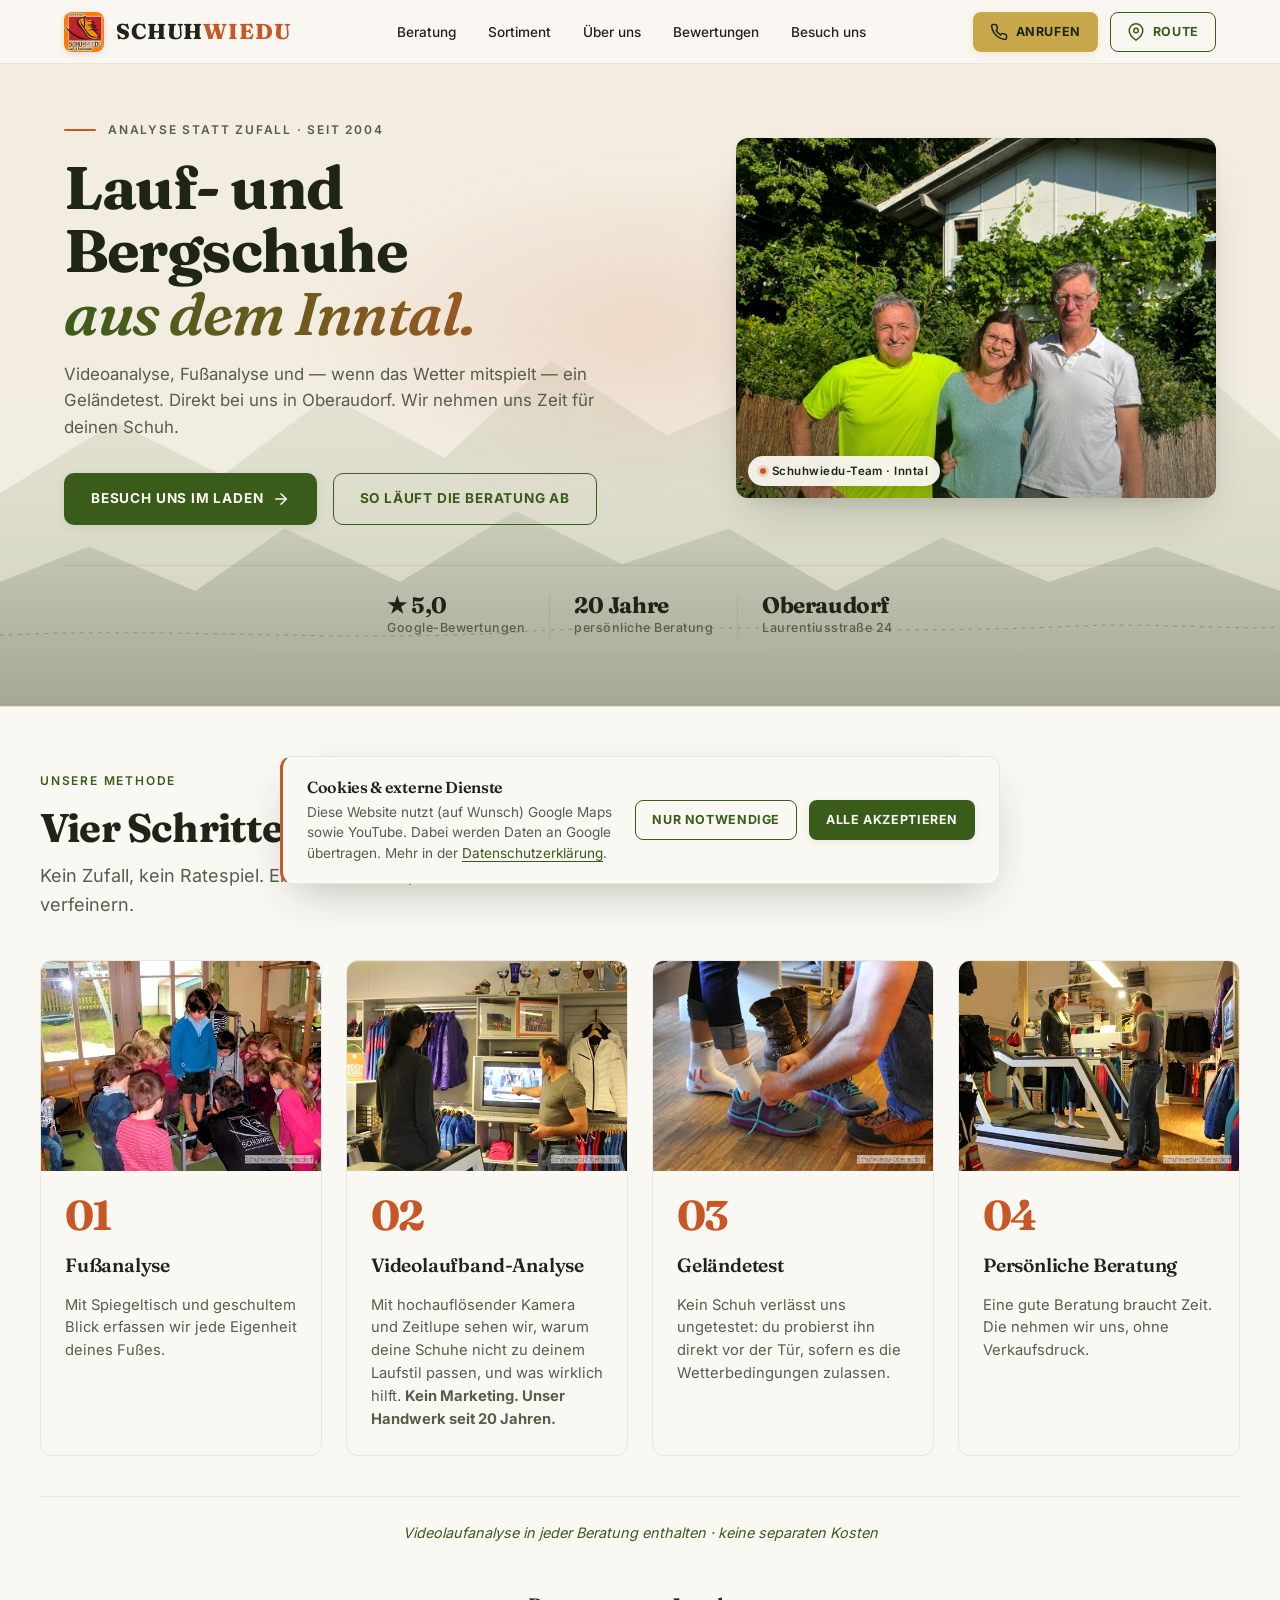
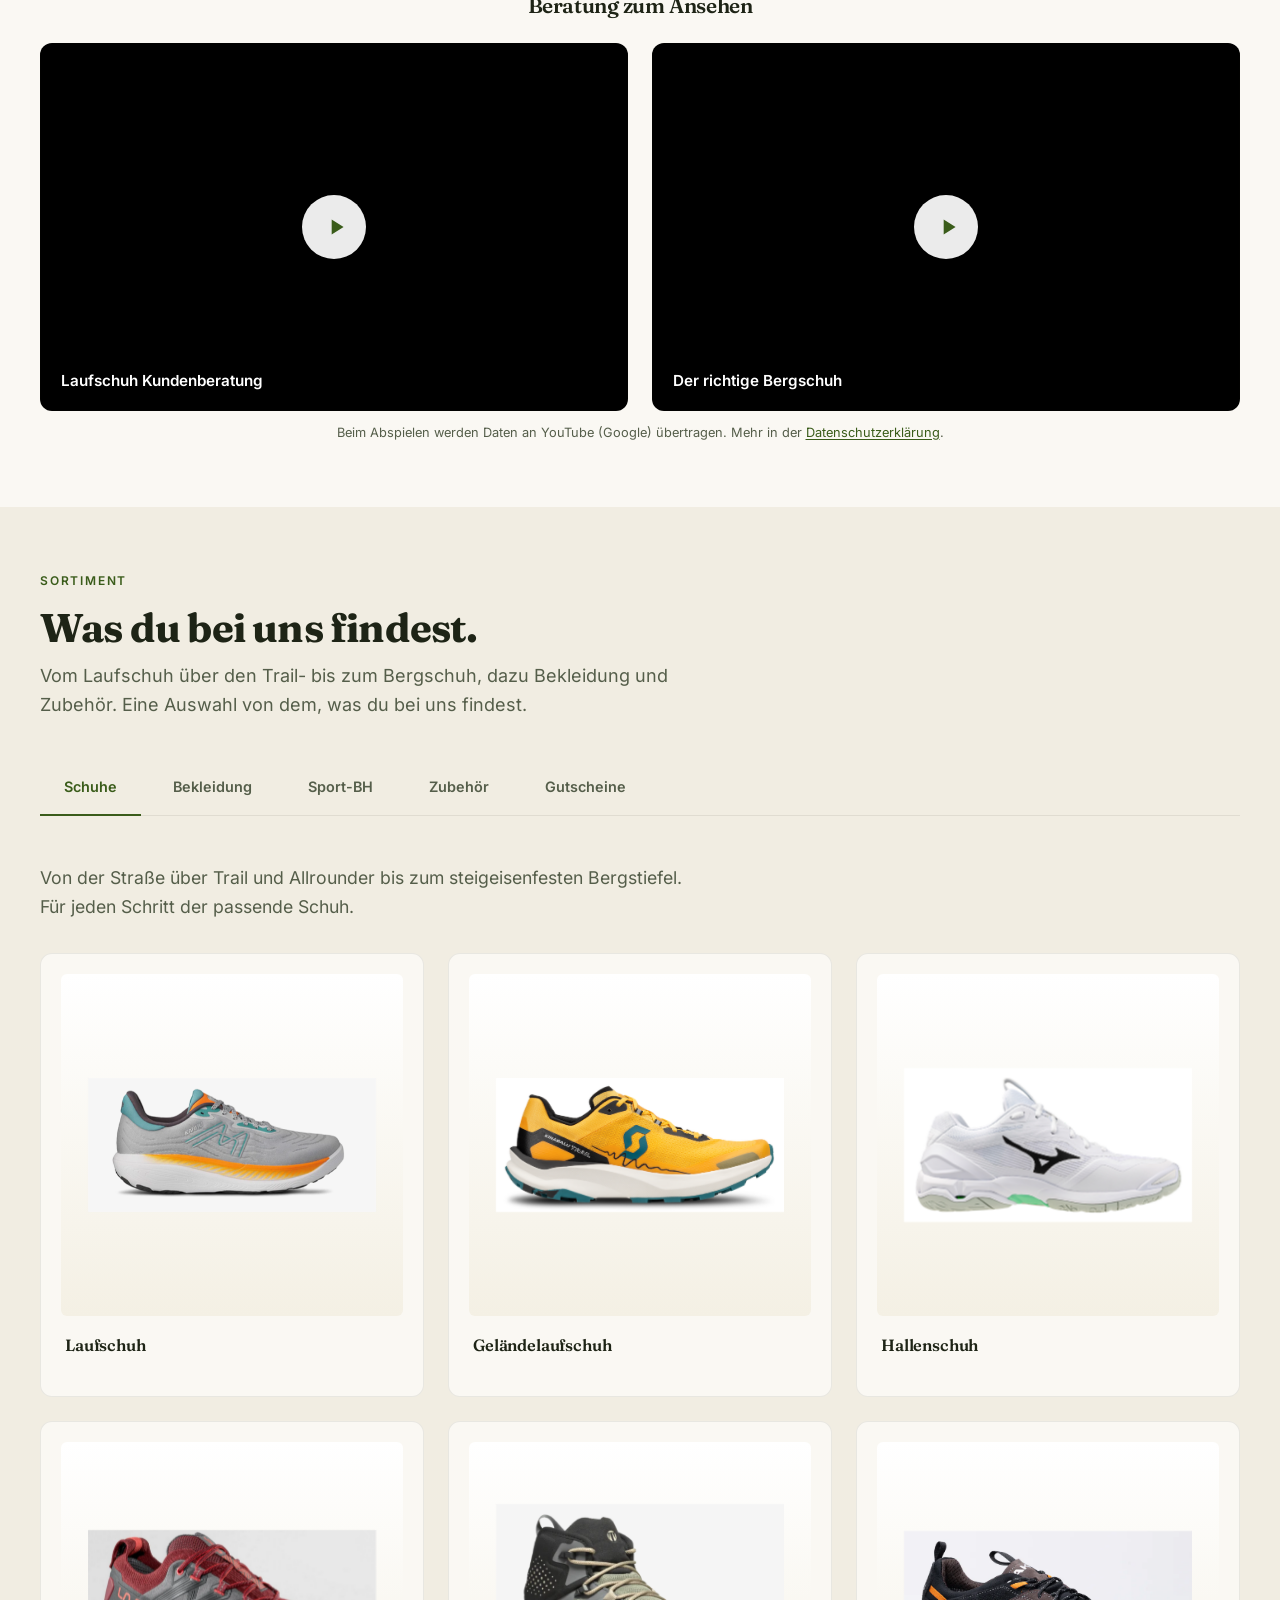
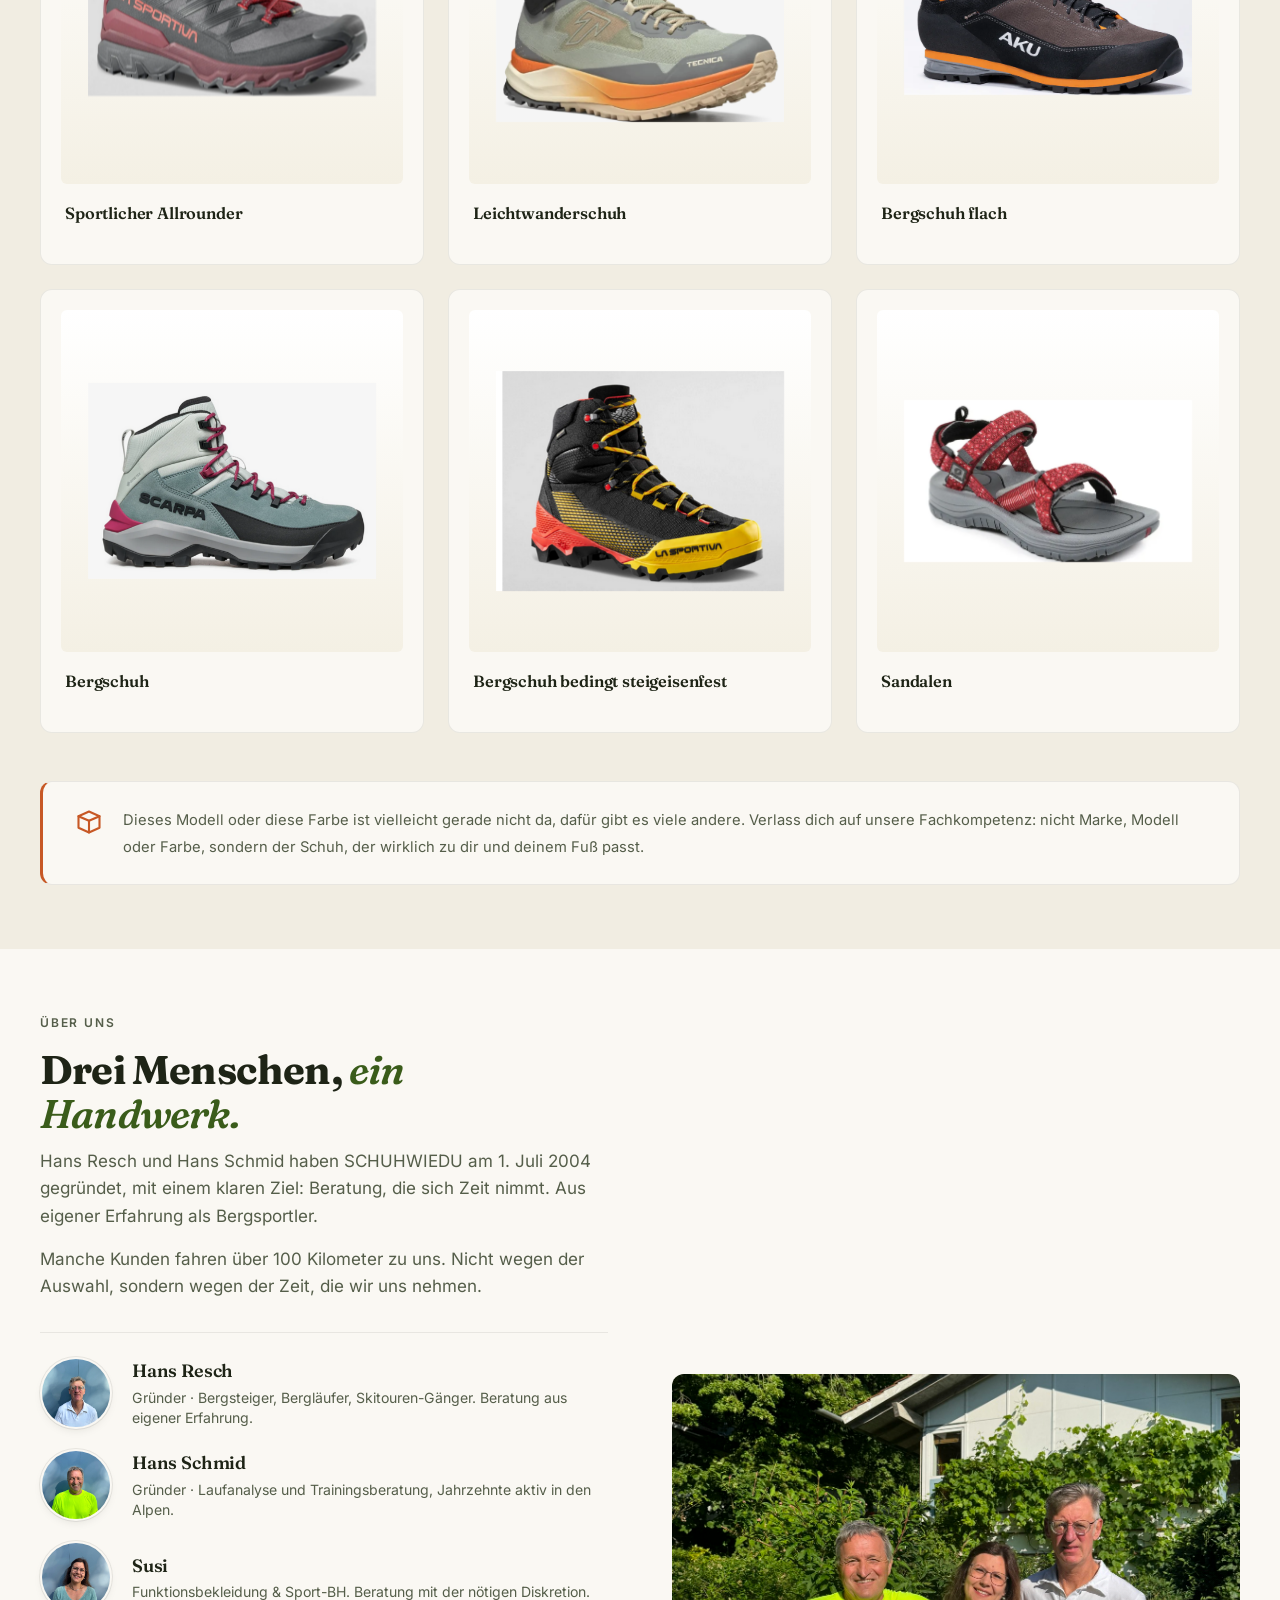
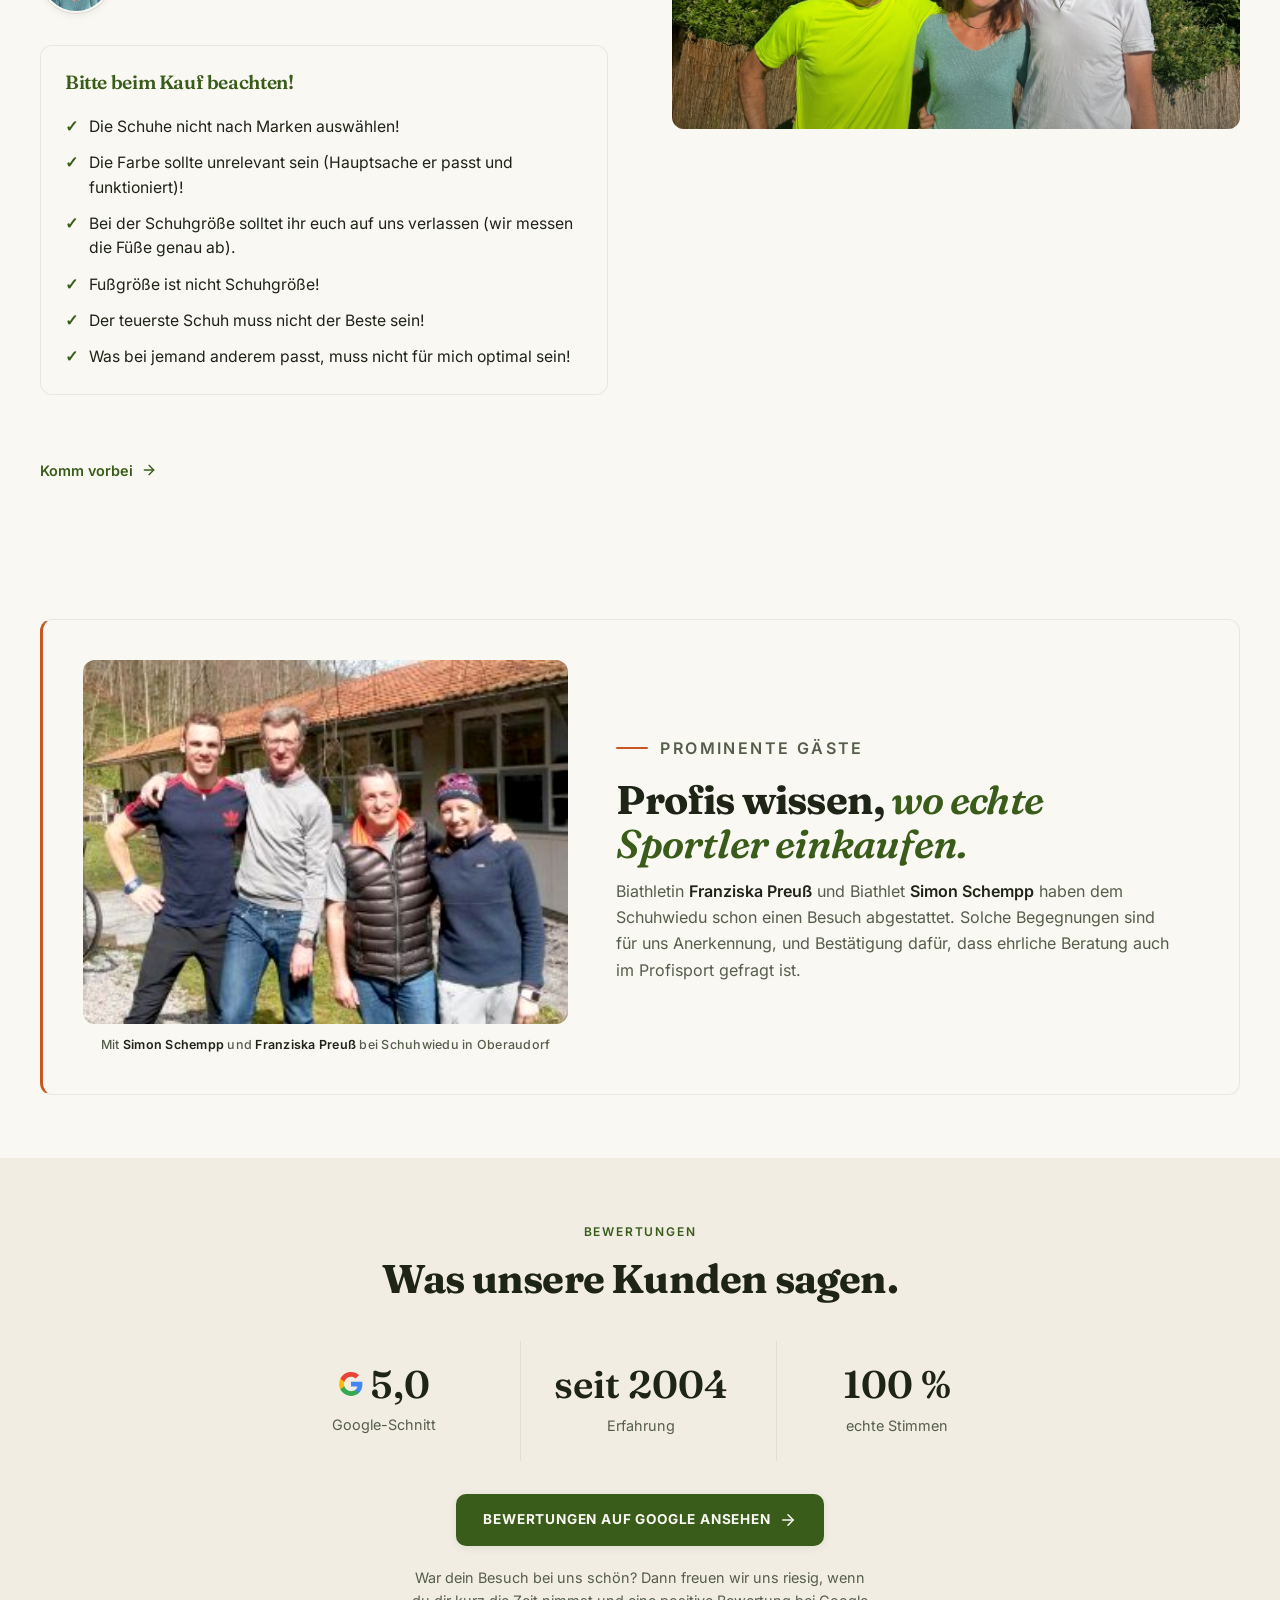
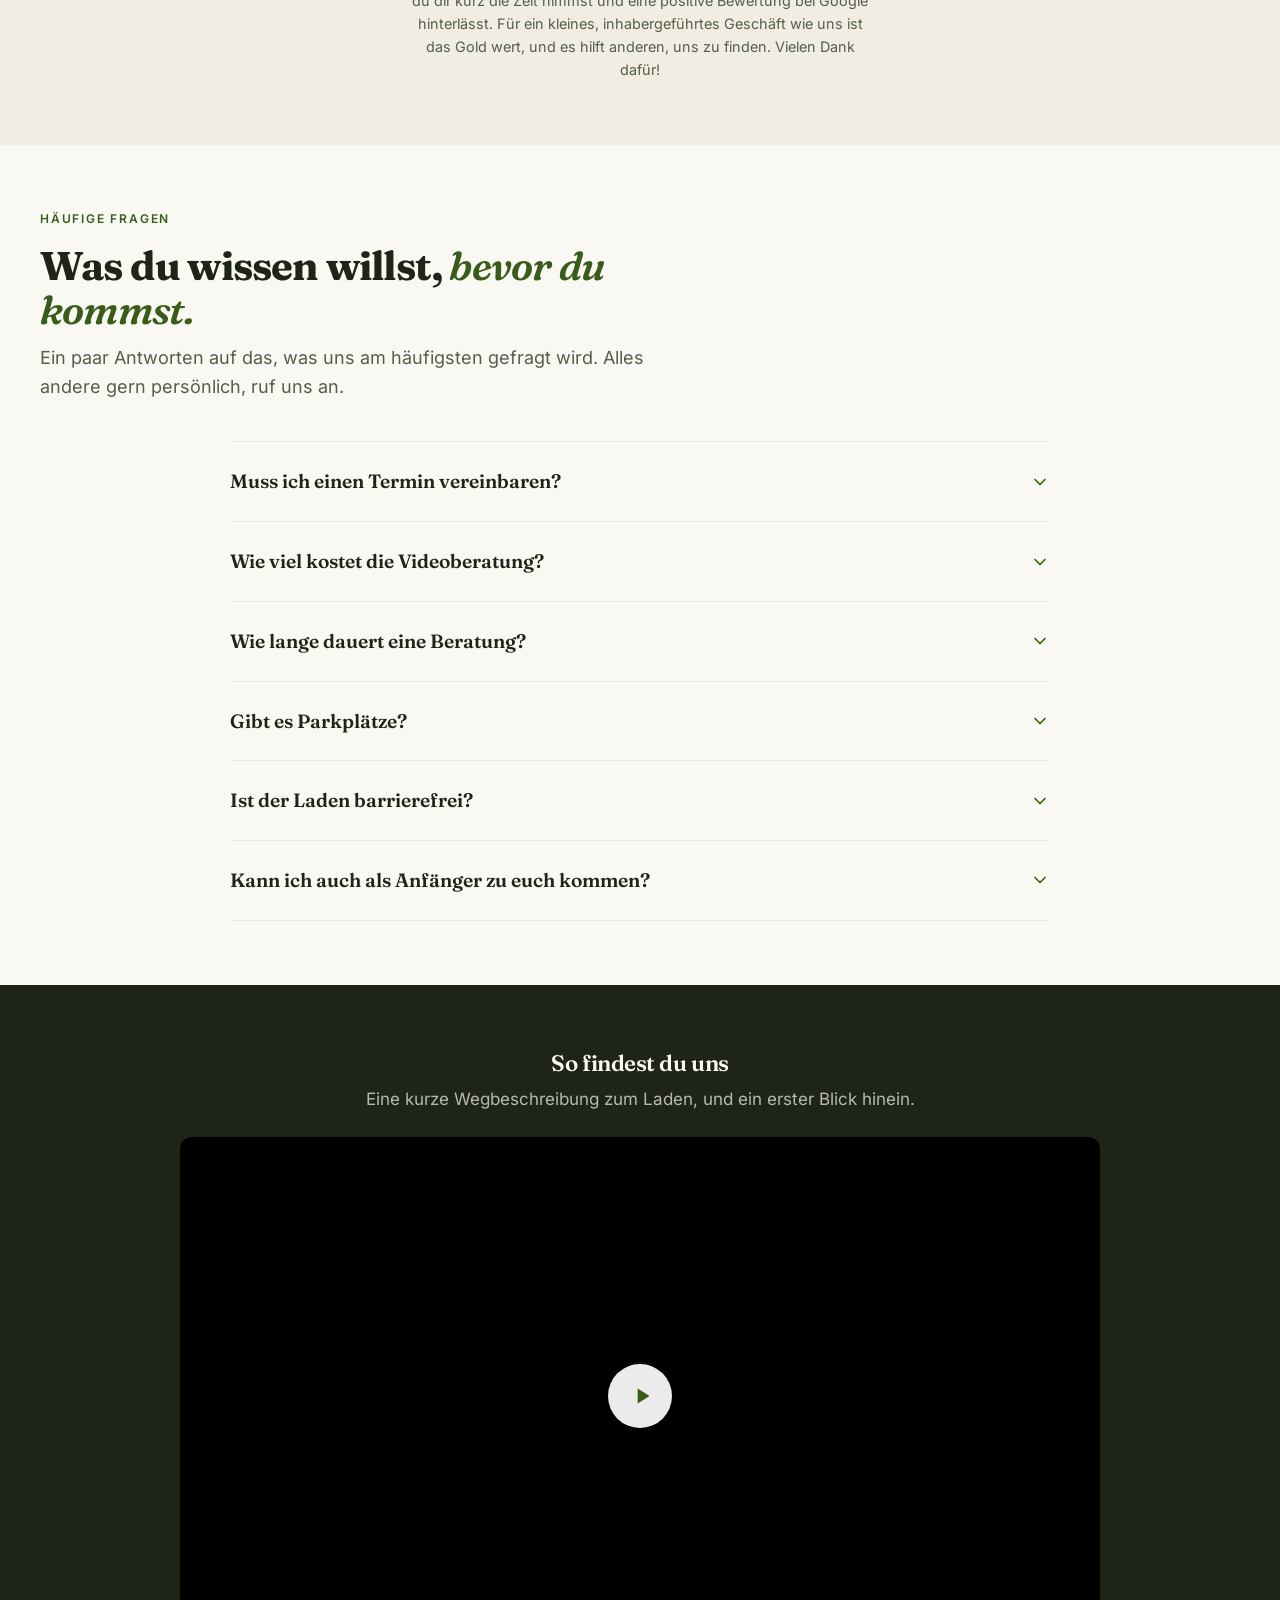
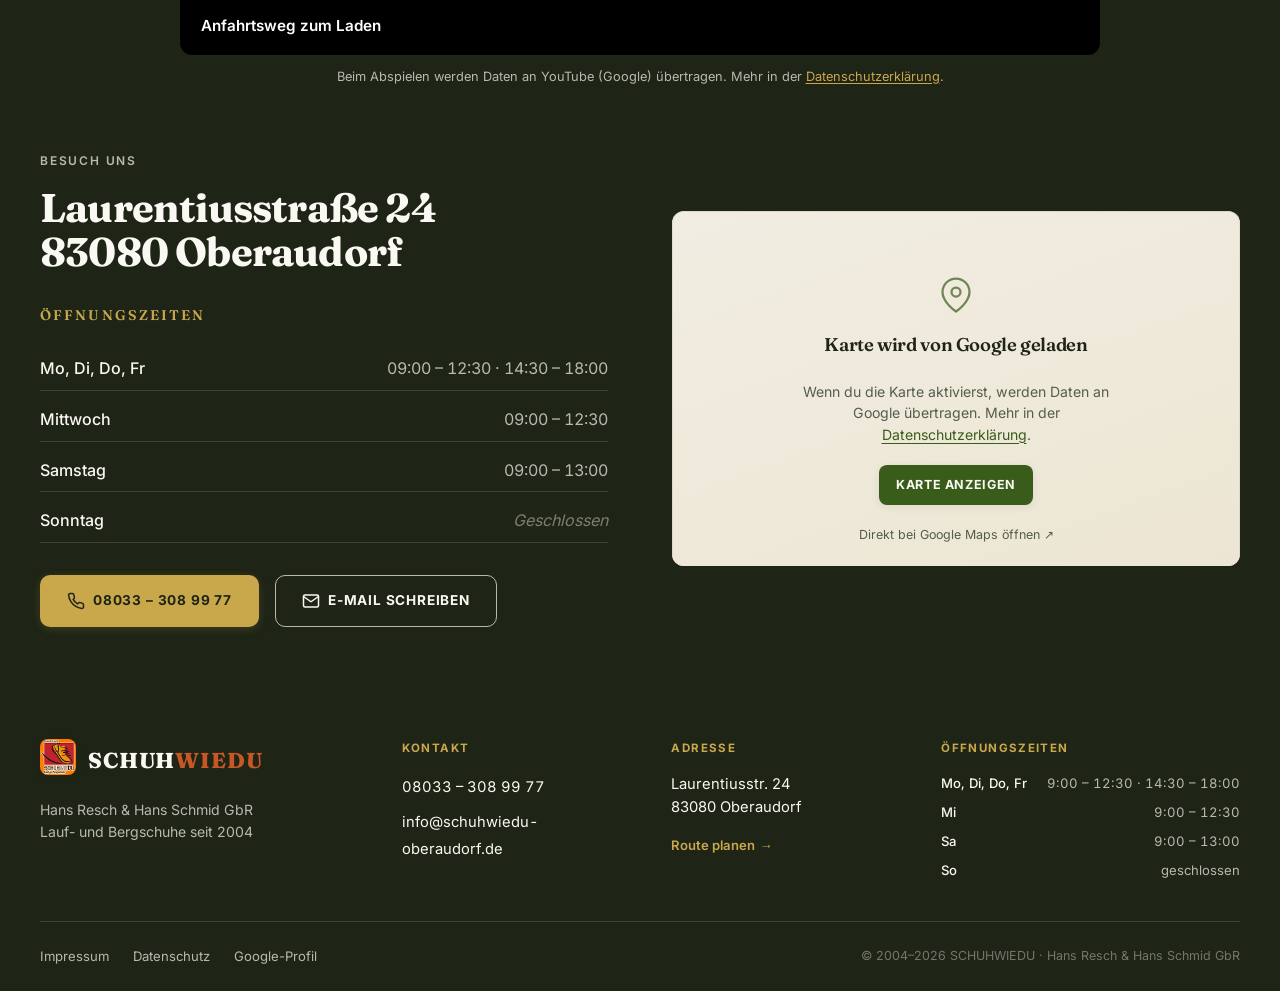
<file: index.html>
<!DOCTYPE html>
<html lang="de">
<head>
  <meta charset="UTF-8">
  <meta name="viewport" content="width=device-width, initial-scale=1.0, viewport-fit=cover">

  <!-- ============ SEO / Title ============ -->
  <title>Laufanalyse & Bergschuhe Oberaudorf · SCHUHWIEDU seit 2004</title>
  <meta name="description" content="Videolaufanalyse, Fußanalyse und Bergschuh-Beratung in Oberaudorf im Inntal. Seit 2004 persönlich, ehrlich, ohne Verkaufsdruck. Terminanfrage: 08033 3089977.">
  <meta name="keywords" content="Laufanalyse Oberaudorf, Videolaufanalyse Rosenheim, Laufschuhe Oberaudorf, Bergschuhe Inntal, Fußanalyse, Schuhwiedu">
  <meta name="robots" content="index, follow">
  <meta name="author" content="SCHUHWIEDU — Hans Resch & Hans Schmid GbR">
  <meta name="theme-color" content="#faf8f3">

  <link rel="canonical" href="https://schuhwiedu-oberaudorf.de/">

  <!-- ============ Open Graph (Facebook, WhatsApp, LinkedIn) ============ -->
  <meta property="og:type" content="website">
  <meta property="og:locale" content="de_DE">
  <meta property="og:site_name" content="SCHUHWIEDU">
  <meta property="og:title" content="Laufanalyse & Bergschuhe in Oberaudorf · SCHUHWIEDU">
  <meta property="og:description" content="Videolaufanalyse, Fußanalyse und persönliche Beratung seit 2004 im Inntal.">
  <meta property="og:url" content="https://schuhwiedu-oberaudorf.de/">
  <meta property="og:image" content="https://schuhwiedu-oberaudorf.de/images/team-hero.jpg">
  <meta property="og:image:alt" content="SCHUHWIEDU Team vor der Bergkulisse im Inntal">

  <!-- ============ Twitter Card ============ -->
  <meta name="twitter:card" content="summary_large_image">
  <meta name="twitter:title" content="Laufanalyse & Bergschuhe in Oberaudorf · SCHUHWIEDU">
  <meta name="twitter:description" content="Videolaufanalyse, Fußanalyse und persönliche Beratung seit 2004.">

  <!-- ============ Favicon ============ -->
  <link rel="icon" type="image/x-icon" href="favicon.ico">
  <link rel="icon" type="image/png" sizes="32x32" href="favicon-32.png">
  <link rel="icon" type="image/png" sizes="192x192" href="favicon-192.png">
  <link rel="apple-touch-icon" sizes="180x180" href="apple-touch-icon.png">

  <!-- ============ Hero-Bild preloaden (LCP-Optimierung) ============ -->
  <link rel="preload" as="image" href="images/team-hero.jpg" fetchpriority="high">

  <!-- ============ Fonts (lokal gehostet, DSGVO-konform) ============ -->
  <link rel="stylesheet" href="fonts/fonts.css">

  <link rel="stylesheet" href="style.css">

  <!-- ============ Schema.org — LocalBusiness (Google Rich Results) ============ -->
  <script type="application/ld+json">
  {
    "@context": "https://schema.org",
    "@type": "SportingGoodsStore",
    "name": "SCHUHWIEDU",
    "description": "Fachgeschäft für Lauf- und Bergschuhe mit Videolaufanalyse in Oberaudorf im Inntal. Seit 2004 inhabergeführt.",
    "image": "https://schuhwiedu-oberaudorf.de/images/team-hero.jpg",
    "url": "https://schuhwiedu-oberaudorf.de/",
    "telephone": "+49 8033 3089977",
    "email": "info@schuhwiedu-oberaudorf.de",
    "priceRange": "€€",
    "foundingDate": "2004-07-01",
    "founder": [
      {"@type": "Person", "name": "Hans Resch"},
      {"@type": "Person", "name": "Hans Schmid"}
    ],
    "address": {
      "@type": "PostalAddress",
      "streetAddress": "Laurentiusstraße 24",
      "postalCode": "83080",
      "addressLocality": "Oberaudorf",
      "addressRegion": "Bayern",
      "addressCountry": "DE"
    },
    "openingHoursSpecification": [
      {
        "@type": "OpeningHoursSpecification",
        "dayOfWeek": ["Monday", "Tuesday", "Thursday", "Friday"],
        "opens": "09:00",
        "closes": "12:30"
      },
      {
        "@type": "OpeningHoursSpecification",
        "dayOfWeek": ["Monday", "Tuesday", "Thursday", "Friday"],
        "opens": "14:30",
        "closes": "18:00"
      },
      {
        "@type": "OpeningHoursSpecification",
        "dayOfWeek": "Wednesday",
        "opens": "09:00",
        "closes": "12:30"
      },
      {
        "@type": "OpeningHoursSpecification",
        "dayOfWeek": "Saturday",
        "opens": "09:00",
        "closes": "13:00"
      }
    ],
    "areaServed": [
      {"@type": "Place", "name": "Oberaudorf"},
      {"@type": "Place", "name": "Inntal"},
      {"@type": "Place", "name": "Rosenheim"},
      {"@type": "Place", "name": "Kufstein"}
    ],
    "makesOffer": [
      {"@type": "Offer", "name": "Videolaufanalyse"},
      {"@type": "Offer", "name": "Fußanalyse mit Spiegeltisch"},
      {"@type": "Offer", "name": "Laufschuh-Beratung"},
      {"@type": "Offer", "name": "Bergschuh-Beratung"},
      {"@type": "Offer", "name": "Sport-BH und Funktionsbekleidung Beratung"}
    ]
  }
  </script>
</head>
<body>

<a href="#top" class="skip-link">Zum Hauptinhalt springen</a>

<!-- ============ HEADER ============ -->
<header class="site-header" id="siteHeader">
  <div class="header-inner">
    <a href="#top" class="logo" aria-label="SCHUHWIEDU Startseite">
      <img src="images/image1.jpeg" alt="" class="logo-mark" width="40" height="40">
      <span class="logo-text">SCHUH<em>WIEDU</em></span>
    </a>

    <nav class="nav-primary" id="navPrimary" aria-label="Hauptnavigation">
      <ul>
        <li><a href="#methode">Beratung</a></li>
        <li><a href="#sortiment">Sortiment</a></li>
        <li><a href="#ueber-uns">Über uns</a></li>
        <li><a href="#bewertungen">Bewertungen</a></li>
        <li><a href="#besuch">Besuch uns</a></li>
      </ul>
    </nav>

    <div class="header-actions">
      <a href="tel:+4980333089977" class="btn btn-gold btn-compact" aria-label="Anrufen 08033 308 99 77">
        <svg class="icon" viewBox="0 0 24 24" fill="none" stroke="currentColor" stroke-width="2" stroke-linecap="round" stroke-linejoin="round"><path d="M22 16.92v3a2 2 0 0 1-2.18 2 19.79 19.79 0 0 1-8.63-3.07 19.5 19.5 0 0 1-6-6 19.79 19.79 0 0 1-3.07-8.67A2 2 0 0 1 4.11 2h3a2 2 0 0 1 2 1.72 12.84 12.84 0 0 0 .7 2.81 2 2 0 0 1-.45 2.11L8.09 9.91a16 16 0 0 0 6 6l1.27-1.27a2 2 0 0 1 2.11-.45 12.84 12.84 0 0 0 2.81.7A2 2 0 0 1 22 16.92z"/></svg>
        <span>Anrufen</span>
      </a>
      <a href="https://maps.google.com/?q=Laurentiusstr.+24,+83080+Oberaudorf" target="_blank" rel="noopener noreferrer" class="btn btn-secondary btn-compact header-route" aria-label="Route zu Laurentiusstraße 24, Oberaudorf">
        <svg class="icon" viewBox="0 0 24 24" fill="none" stroke="currentColor" stroke-width="2" stroke-linecap="round" stroke-linejoin="round"><path d="M21 10c0 7-9 13-9 13s-9-6-9-13a9 9 0 0 1 18 0z"/><circle cx="12" cy="10" r="3"/></svg>
        <span>Route</span>
      </a>
      <button class="menu-toggle" id="menuToggle" aria-label="Menü öffnen" aria-expanded="false" aria-controls="navPrimary">
        <span></span><span></span><span></span>
      </button>
    </div>
  </div>
</header>

<main id="top">

<div class="hero-section-wrap">
  <!-- Berg-Silhouette als full-width Background im Wrap -->
  <svg class="hero-mountains" viewBox="0 0 1440 600" preserveAspectRatio="xMidYMax slice" aria-hidden="true">
    <defs>
      <linearGradient id="heroMtnFill1" x1="0" y1="0" x2="0" y2="1">
        <stop offset="0%" stop-color="#3a5c1a" stop-opacity="0.06"/>
        <stop offset="100%" stop-color="#3a5c1a" stop-opacity="0.18"/>
      </linearGradient>
      <linearGradient id="heroMtnFill2" x1="0" y1="0" x2="0" y2="1">
        <stop offset="0%" stop-color="#1e2416" stop-opacity="0.08"/>
        <stop offset="100%" stop-color="#1e2416" stop-opacity="0.24"/>
      </linearGradient>
    </defs>
    <path class="mtn-back" d="M0,600 L0,360 L130,280 L250,340 L370,250 L500,320 L620,210 L750,295 L880,240 L1000,310 L1120,200 L1240,280 L1360,230 L1440,300 L1440,600 Z"
          fill="url(#heroMtnFill1)"/>
    <path class="mtn-front" d="M0,600 L0,460 L100,420 L220,470 L320,400 L450,460 L580,380 L700,440 L820,400 L940,470 L1060,410 L1180,460 L1300,420 L1440,470 L1440,600 Z"
          fill="url(#heroMtnFill2)"/>
    <path class="mtn-trail" d="M0,520 C 200,510 400,530 600,515 C 800,505 1000,520 1200,510 C 1300,505 1400,515 1440,510"
          stroke="#3a5c1a" stroke-width="1.2" fill="none" stroke-dasharray="4 6" opacity="0.35"/>
  </svg>

<!-- ============ HERO ============ -->
<section class="hero hero-typo">
  <!-- Akzent-Glow -->
  <div class="hero-glow" aria-hidden="true"></div>

  <div class="hero-grid">
    <div class="hero-content">
      <p class="eyebrow eyebrow-accent">
        <span class="eyebrow-rule" aria-hidden="true"></span>
        Analyse statt Zufall · seit 2004
      </p>
      <h1 class="hero-title hero-title-large">
        Lauf- und Bergschuhe
        <span class="hero-title-em">aus dem Inntal.</span>
      </h1>
      <p class="hero-lead">
        Videoanalyse, Fußanalyse und — wenn das Wetter mitspielt — ein
        Geländetest. Direkt bei uns in Oberaudorf. Wir nehmen uns Zeit
        für deinen Schuh.
      </p>
      <div class="hero-actions">
        <a href="#besuch" class="btn btn-primary">
          Besuch uns im Laden
          <svg class="icon-arrow" viewBox="0 0 24 24" fill="none" stroke="currentColor" stroke-width="2" stroke-linecap="round" stroke-linejoin="round"><line x1="5" y1="12" x2="19" y2="12"/><polyline points="12 5 19 12 12 19"/></svg>
        </a>
        <a href="#methode" class="btn btn-secondary">So läuft die Beratung ab</a>
      </div>
    </div>

    <figure class="hero-portrait" aria-hidden="true">
      <img src="images/team-hero.jpg" alt="" fetchpriority="high" decoding="async">
      <figcaption class="hero-portrait-caption">
        <span class="hero-portrait-dot" aria-hidden="true"></span>
        Schuhwiedu-Team · Inntal
      </figcaption>
    </figure>
  </div>

  <ul class="hero-trust" aria-label="Auf einen Blick">
    <li>
      <a href="#bewertungen" class="hero-trust-item">
        <strong>★ 5,0</strong>
        <span>Google-Bewertungen</span>
      </a>
    </li>
    <li class="hero-trust-divider" aria-hidden="true"></li>
    <li>
      <span class="hero-trust-item">
        <strong>20 Jahre</strong>
        <span>persönliche Beratung</span>
      </span>
    </li>
    <li class="hero-trust-divider" aria-hidden="true"></li>
    <li>
      <a href="#besuch" class="hero-trust-item">
        <strong>Oberaudorf</strong>
        <span>Laurentiusstraße 24</span>
      </a>
    </li>
  </ul>

  </section>

</div>
<!-- /hero-section-wrap -->

<!-- ============ METHODE ============ -->
<section class="section" id="methode">
  <div class="section-inner">
    <div class="section-head reveal">
      <p class="eyebrow">Unsere Methode</p>
      <h2 class="section-title">Vier Schritte zum richtigen Schuh</h2>
      <p class="section-lead">
        Kein Zufall, kein Ratespiel. Ein klarer Ablauf, den wir seit über 20 Jahren verfeinern.
      </p>
    </div>

    <ol class="method-flow reveal-stagger">
      <li class="method-step">
        <div class="method-step-img">
          <img src="images/image44.webp" alt="Fußanalyse mit Spiegeltisch — Hans bei der Vermessung" loading="lazy" decoding="async">
        </div>
        <div class="method-step-body">
          <span class="step-num-big" aria-hidden="true">01</span>
          <h3>Fußanalyse</h3>
          <p>Mit Spiegeltisch und geschultem Blick erfassen wir jede Eigenheit deines Fußes.</p>
        </div>
      </li>

      <li class="method-step">
        <div class="method-step-img">
          <img src="images/image48.webp" alt="Videolaufband-Analyse — Hans am Monitor, Kundin auf Laufband im Hintergrund" loading="lazy" decoding="async">
        </div>
        <div class="method-step-body">
          <span class="step-num-big" aria-hidden="true">02</span>
          <h3>Videolaufband-Analyse</h3>
          <p>Mit hochauflösender Kamera und Zeitlupe sehen wir, warum deine Schuhe nicht zu deinem Laufstil passen, und was wirklich hilft. <strong>Kein Marketing. Unser Handwerk seit 20 Jahren.</strong></p>
        </div>
      </li>

      <li class="method-step">
        <div class="method-step-img">
          <img src="images/image45.webp" alt="Schuh-Anprobe und Schnüren — Detail vor dem Geländetest" loading="lazy" decoding="async">
        </div>
        <div class="method-step-body">
          <span class="step-num-big" aria-hidden="true">03</span>
          <h3>Geländetest</h3>
          <p>Kein Schuh verlässt uns ungetestet: du probierst ihn direkt vor der Tür, sofern es die Wetterbedingungen zulassen.</p>
        </div>
      </li>

      <li class="method-step">
        <div class="method-step-img">
          <img src="images/image49.webp" alt="Persönliches Beratungsgespräch im Laden zwischen Hans und Kundin" loading="lazy" decoding="async">
        </div>
        <div class="method-step-body">
          <span class="step-num-big" aria-hidden="true">04</span>
          <h3>Persönliche Beratung</h3>
          <p>Eine gute Beratung braucht Zeit. Die nehmen wir uns, ohne Verkaufsdruck.</p>
        </div>
      </li>
    </ol>

    <p class="method-meta">
      Videolaufanalyse in jeder Beratung enthalten · keine separaten Kosten
    </p>

    <div class="method-videos reveal">
      <h3 class="method-videos-title">Beratung zum Ansehen</h3>
      <div class="video-row">
        <button type="button" class="video-facade" data-yt="WEhkszXLnMM" style="--thumb:url('https://i.ytimg.com/vi/WEhkszXLnMM/hqdefault.jpg')" aria-label="Video abspielen: Laufschuh Kundenberatung">
          <span class="video-facade-play" aria-hidden="true"><svg viewBox="0 0 24 24" fill="currentColor"><path d="M8 5v14l11-7z"/></svg></span>
          <span class="video-facade-label">Laufschuh Kundenberatung</span>
        </button>
        <button type="button" class="video-facade" data-yt="blvp1rLYjKY" style="--thumb:url('https://i.ytimg.com/vi/blvp1rLYjKY/hqdefault.jpg')" aria-label="Video abspielen: Der richtige Bergschuh">
          <span class="video-facade-play" aria-hidden="true"><svg viewBox="0 0 24 24" fill="currentColor"><path d="M8 5v14l11-7z"/></svg></span>
          <span class="video-facade-label">Der richtige Bergschuh</span>
        </button>
      </div>
      <p class="video-consent-note">Beim Abspielen werden Daten an YouTube (Google) übertragen. Mehr in der <a href="datenschutz.html">Datenschutzerklärung</a>.</p>
    </div>
  </div>
</section>

<!-- ============ SORTIMENT ============ -->
<section class="section section-alt" id="sortiment">
  <div class="section-inner">
    <div class="section-head reveal">
      <p class="eyebrow">Sortiment</p>
      <h2 class="section-title">Was du bei uns findest.</h2>
      <p class="section-lead">
        Vom Laufschuh über den Trail- bis zum Bergschuh, dazu Bekleidung und Zubehör. Eine Auswahl von dem, was du bei uns findest.
      </p>
    </div>

    <div class="sortiment-tabs reveal" role="tablist" aria-label="Sortiment nach Kategorie">
      <button class="tab-btn is-active" role="tab" id="tab-schuhe" aria-controls="panel-schuhe" aria-selected="true" data-tab="schuhe">Schuhe</button>
      <button class="tab-btn" role="tab" id="tab-bekleidung" aria-controls="panel-bekleidung" aria-selected="false" tabindex="-1" data-tab="bekleidung">Bekleidung</button>
      <button class="tab-btn" role="tab" id="tab-sportbh" aria-controls="panel-sportbh" aria-selected="false" tabindex="-1" data-tab="sportbh">Sport-BH</button>
      <button class="tab-btn" role="tab" id="tab-zubehoer" aria-controls="panel-zubehoer" aria-selected="false" tabindex="-1" data-tab="zubehoer">Zubehör</button>
      <button class="tab-btn" role="tab" id="tab-gutscheine" aria-controls="panel-gutscheine" aria-selected="false" tabindex="-1" data-tab="gutscheine">Gutscheine</button>
    </div>

    <div class="sortiment-content">
      <div class="tab-panel is-active" id="panel-schuhe" role="tabpanel" aria-labelledby="tab-schuhe" data-panel="schuhe">
        <p class="panel-lead">Von der Straße über Trail und Allrounder bis zum steigeisenfesten Bergstiefel. Für jeden Schritt der passende Schuh.</p>
        <div class="product-grid">
          <figure class="product-card">
            <div class="product-img"><img src="images/schuh-laufschuh.png" alt="Laufschuh" loading="lazy" decoding="async"></div>
            <figcaption><span class="product-brand">Laufschuh</span></figcaption>
          </figure>
          <figure class="product-card">
            <div class="product-img"><img src="images/schuh-gelaendelaufschuh.png" alt="Geländelaufschuh" loading="lazy" decoding="async"></div>
            <figcaption><span class="product-brand">Geländelaufschuh</span></figcaption>
          </figure>
          <figure class="product-card">
            <div class="product-img"><img src="images/schuh-hallenschuh.png" alt="Hallenschuh" loading="lazy" decoding="async"></div>
            <figcaption><span class="product-brand">Hallenschuh</span></figcaption>
          </figure>
          <figure class="product-card">
            <div class="product-img"><img src="images/schuh-bergschuh-flach.png" alt="Sportlicher Allrounder" loading="lazy" decoding="async"></div>
            <figcaption><span class="product-brand">Sportlicher Allrounder</span></figcaption>
          </figure>
          <figure class="product-card">
            <div class="product-img"><img src="images/schuh-leichtwanderschuh.png" alt="Leichtwanderschuh" loading="lazy" decoding="async"></div>
            <figcaption><span class="product-brand">Leichtwanderschuh</span></figcaption>
          </figure>
          <figure class="product-card">
            <div class="product-img"><img src="images/schuh-allrounder-goretex.png" alt="Bergschuh flach" loading="lazy" decoding="async"></div>
            <figcaption><span class="product-brand">Bergschuh flach</span></figcaption>
          </figure>
          <figure class="product-card">
            <div class="product-img"><img src="images/schuh-bergschuh.png" alt="Bergschuh" loading="lazy" decoding="async"></div>
            <figcaption><span class="product-brand">Bergschuh</span></figcaption>
          </figure>
          <figure class="product-card">
            <div class="product-img"><img src="images/schuh-bergschuh-steigeisenfest.png" alt="Bergschuh bedingt steigeisenfest" loading="lazy" decoding="async"></div>
            <figcaption><span class="product-brand">Bergschuh bedingt steigeisenfest</span></figcaption>
          </figure>
          <figure class="product-card">
            <div class="product-img"><img src="images/schuh-sandale.png" alt="Sandalen" loading="lazy" decoding="async"></div>
            <figcaption><span class="product-brand">Sandalen</span></figcaption>
          </figure>
        </div>
      </div>
      <div class="tab-panel" id="panel-bekleidung" role="tabpanel" aria-labelledby="tab-bekleidung" data-panel="bekleidung" hidden>
        <div class="bekleidung-cols">
          <div class="bekleidung-col">
            <h3>Bekleidung</h3>
            <p>Wir führen ein ausgesuchtes Sortiment an Bekleidung aus technischen Materialien, das die Anforderungen des aktiven Sportlers beim Laufen, Nordic Walken, Langlaufen und Wandern erfüllt. Ausgehend von unseren eigenen Erfahrungen mit den Produkten beim Sport und beim Testen im Labor empfehlen wir jedem Kunden die Kleidungsstücke, die seinen individuellen Voraussetzungen und Ansprüchen entsprechen.</p>
          </div>
          <div class="bekleidung-col">
            <h3>Merino-Wolle</h3>
            <p>Wir als Ausdauersportler tragen seit Jahren Bekleidung aus Merinowolle, weil sie einen besonderen Tragekomfort bietet: Die feinen, natürlichen Fasern sind atmungsaktiv, pflegeleicht, geruchsabweisend und kratzen nicht. Sie halten bei Kälte warm und kühlen bei Hitze und sorgen so für ein angenehmes Körperklima. Das Gefühl ein Naturprodukt auf der Haut zu spüren überzeugt uns schon lange, nicht zuletzt, weil Merinowolle auch nach mehrmaligem Tragen nicht riecht und nicht so oft gewaschen werden muss wie Kunstfasern.</p>
          </div>
        </div>
      </div>
      <div class="tab-panel" id="panel-sportbh" role="tabpanel" aria-labelledby="tab-sportbh" data-panel="sportbh" hidden>
        <p class="panel-lead">Professionelle Beratung im Bereich Sport-BH bis Cup H, diskret und kompetent. In der Textil-Sprechstunde mit Susi.</p>
        <div class="product-grid">
          <figure class="product-card">
            <div class="product-img product-img-dark"><img src="images/image61.webp" alt="Sport-BH in Türkis" loading="lazy" decoding="async"></div>
            <figcaption><span class="product-brand">Sport-BH</span></figcaption>
          </figure>
          <figure class="product-card">
            <div class="product-img product-img-dark"><img src="images/image62.webp" alt="Sport-BH in Orange" loading="lazy" decoding="async"></div>
            <figcaption><span class="product-brand">Sport-BH</span></figcaption>
          </figure>
        </div>
        <p class="panel-note">Sport-BHs führen wir ausschließlich von Anita.</p>

        <div class="sportbh-text">
          <details class="faq-item sportbh-details">
            <summary>
              <span>Für uns Frauen: Warum ein gut sitzender Sport-BH wichtig ist</span>
              <svg class="faq-chevron" viewBox="0 0 24 24" fill="none" stroke="currentColor" stroke-width="2" stroke-linecap="round" stroke-linejoin="round"><polyline points="6 9 12 15 18 9"/></svg>
            </summary>
            <div class="faq-answer">
          <p>Sich sportlich betätigen mit einem gut sitzenden Sport-BH – ein wunderbares Gefühl!</p>
          <p>Um sich beim Sport wohl zu fühlen sind grundsätzlich einige Tatsachen sehr wichtig:</p>
          <p>Bei vielen Bewegungsarten braucht man einen guten Laufschuh der zum Fuß passt, eine funktionierende Sportbekleidung und vor allem einen gut sitzenden Sport-BH der den ganzen Brustapparat (Brust, Schultern und Rücken) schützt und stützt.</p>
          <p>Die Brust besteht hauptsächlich aus Drüsen- und Fettgewebe, das durch Sehnen und Bänder gehalten wird. Der Busen hat keine eigene Muskulatur und hängt sozusagen an der Brustwand an.</p>
          <p>Ein guter Sport-BH sollte aus einem festen, jedoch luftdurchlässigen Kunstfaser-Material sein. Sehr wichtig sind breite, verstellbare Träger, nahtlose Cups, ein atmungsaktiver Netzrücken, eine besondere seitliche Stützwirkung und ein elastisches Unterbrustband.</p>
          <p>Beim Sport bewegt sich schon ein kleiner Busen einige Zentimeter auf und ab und das bei jedem Schritt. Die Brust mit einem C/D-Cup bewegt sich z. B. beim Joggen ca. 84 Meter pro km Laufstrecke – das bedeutet Schwerstarbeit für den gesamten Brustapparat.</p>
          <p>Der Zug, der beim Sport ohne BH oder mit einem ungeeigneten BH entsteht, belastet nicht nur das Brustgewebe, sondern zugleich auch die Wirbelsäule.</p>
          <p>Bei großer Oberweite kann es zudem auf Dauer durch die Auf- und Abbewegung zu Verspannungen im Rücken und Schulterbereich kommen.</p>
          <p>Wer regelmäßig Sport treibt, sollte seine Brust vor Haut- und Gewebeschäden schützen.</p>
          <p>Ein gut sitzender Sport-BH kann die Eigenbewegung um ca. 75 % bis 78 % verringern! Eine Brust, der ein guter Sport-BH angepasst ist, hält die sportlichen Aktivitäten sehr viel besser aus und die Spannkraft des Busens ist weiterhin gegeben, so dass sich keine sogenannte Hängebrust entwickeln kann.</p>
          <p>Lassen Sie sich von mir diskret beraten, ich freue mich darauf!</p>
          <p class="sportbh-signoff"><strong>Ich bin für Sie da:</strong><br>Freitag 14.30 – 18.00 Uhr und Samstag 09.00 – 13.00 Uhr<br>Ihre <strong>Susi</strong></p>
            </div>
          </details>
        </div>
      </div>
      <div class="tab-panel" id="panel-zubehoer" role="tabpanel" aria-labelledby="tab-zubehoer" data-panel="zubehoer" hidden>
        <p class="panel-lead">Alles, was du fürs Training und die Tour brauchst. Ausgewählt, nicht aneinandergereiht.</p>
        <div class="product-grid">
          <figure class="product-card">
            <div class="product-img"><img src="images/image37.webp" alt="Petzl Hybrid Concept Stirnlampe" loading="lazy" decoding="async"></div>
            <figcaption><span class="product-brand">Petzl</span><span class="product-line">IKO Core · Stirnlampe</span></figcaption>
          </figure>
          <figure class="product-card">
            <div class="product-img"><img src="images/image38.webp" alt="Ternua Trailrunning-Rucksack in Blau" loading="lazy" decoding="async"></div>
            <figcaption><span class="product-brand">Ternua</span><span class="product-line">Trail-Weste · 10 L</span></figcaption>
          </figure>
          <figure class="product-card">
            <div class="product-img"><img src="images/image40.webp" alt="Snowline Grödel Schneeketten für Bergschuhe" loading="lazy" decoding="async"></div>
            <figcaption><span class="product-brand">Snowline</span><span class="product-line">Chainsen · Grödel</span></figcaption>
          </figure>
        </div>
        <p class="brand-list-label">Auch dabei</p>
        <ul class="brand-list brand-list-plain">
          <li>Laufsocken</li><li>Trekkingstöcke</li><li>Grödel &amp; Spikes</li><li>Stirnlampen</li>
        </ul>
      </div>
      <div class="tab-panel" id="panel-gutscheine" role="tabpanel" aria-labelledby="tab-gutscheine" data-panel="gutscheine" hidden>
        <p class="panel-lead">Noch ein Tipp von uns: ein handgemachter Gutschein von Schuhwiedu, die persönliche Geschenkidee für alle, die gern draußen unterwegs sind.</p>
        <div class="gutschein-grid">
          <figure class="gutschein-feature">
            <img src="images/gutschein.jpg" alt="Handgemachte Gutscheine von Schuhwiedu in Schuh-Form" loading="lazy" decoding="async">
          </figure>
          <figure class="gutschein-feature">
            <img src="images/gutschein-2.jpg" alt="Handgemachte Gutscheine von Schuhwiedu in verschiedenen Farben" loading="lazy" decoding="async">
          </figure>
        </div>
        <p class="panel-note">Unsere handgemachten Gutscheine können auch versendet werden. Frag einfach im Laden oder ruf uns an.</p>
      </div>
    </div>

    <div class="sortiment-note">
      <svg viewBox="0 0 24 24" fill="none" stroke="currentColor" stroke-width="1.8" stroke-linecap="round" stroke-linejoin="round" aria-hidden="true"><path d="M3 7l9-4 9 4v10l-9 4-9-4z"/><path d="M3 7l9 4 9-4"/><path d="M12 11v10"/></svg>
      <div>
        <span>Dieses Modell oder diese Farbe ist vielleicht gerade nicht da, dafür gibt es viele andere. Verlass dich auf unsere Fachkompetenz: nicht Marke, Modell oder Farbe, sondern der Schuh, der wirklich zu dir und deinem Fuß passt.</span>
      </div>
    </div>
  </div>
</section>

<!-- ============ ÜBER UNS ============ -->
<section class="section" id="ueber-uns">
  <div class="section-inner split">
    <div class="split-text reveal">
      <p class="eyebrow">Über uns</p>
      <h2 class="section-title">Drei Menschen, <em>ein Handwerk.</em></h2>
      <p>
        Hans Resch und Hans Schmid haben SCHUHWIEDU am 1. Juli 2004 gegründet, mit einem klaren Ziel: Beratung, die sich Zeit nimmt. Aus eigener Erfahrung als Bergsportler.
      </p>
      <p>
        Manche Kunden fahren über 100 Kilometer zu uns. Nicht wegen der Auswahl, sondern wegen der Zeit, die wir uns nehmen.
      </p>

      <ul class="team-list" aria-label="Unser Team">
        <li>
          <span class="team-avatar">
            <img src="images/team-resch.jpg" alt="Portrait Hans Resch" loading="lazy" decoding="async">
          </span>
          <div>
            <strong>Hans Resch</strong>
            <span>Gründer · Bergsteiger, Bergläufer, Skitouren-Gänger. Beratung aus eigener Erfahrung.</span>
          </div>
        </li>
        <li>
          <span class="team-avatar">
            <img src="images/team-schmid.jpg" alt="Portrait Hans Schmid" loading="lazy" decoding="async">
          </span>
          <div>
            <strong>Hans Schmid</strong>
            <span>Gründer · Laufanalyse und Trainingsberatung, Jahrzehnte aktiv in den Alpen.</span>
          </div>
        </li>
        <li>
          <span class="team-avatar">
            <img src="images/team-susi.jpg" alt="Portrait Susi" loading="lazy" decoding="async">
          </span>
          <div>
            <strong>Susi</strong>
            <span>Funktionsbekleidung &amp; Sport-BH. Beratung mit der nötigen Diskretion.</span>
          </div>
        </li>
      </ul>

      <div class="kauf-hinweis">
        <h3>Bitte beim Kauf beachten!</h3>
        <ul>
          <li>Die Schuhe nicht nach Marken auswählen!</li>
          <li>Die Farbe sollte unrelevant sein (Hauptsache er passt und funktioniert)!</li>
          <li>Bei der Schuhgröße solltet ihr euch auf uns verlassen (wir messen die Füße genau ab).</li>
          <li>Fußgröße ist nicht Schuhgröße!</li>
          <li>Der teuerste Schuh muss nicht der Beste sein!</li>
          <li>Was bei jemand anderem passt, muss nicht für mich optimal sein!</li>
        </ul>
      </div>

      <a href="#besuch" class="btn-ghost">
        Komm vorbei
        <svg class="icon-arrow" viewBox="0 0 24 24" fill="none" stroke="currentColor" stroke-width="2" stroke-linecap="round" stroke-linejoin="round"><line x1="5" y1="12" x2="19" y2="12"/><polyline points="12 5 19 12 12 19"/></svg>
      </a>
    </div>
    <div class="split-visual split-visual-store reveal">
      <img src="images/team-gruppe.jpg" alt="Hans Resch, Susi und Hans Schmid — das Team von SCHUHWIEDU" loading="lazy" decoding="async">
    </div>
  </div>
</section>

<!-- ============ PROMINENTE GÄSTE ============ -->
<section class="section" id="gaeste">
  <div class="section-inner">
    <div class="guest-card reveal">
      <figure class="guest-image">
        <img src="images/promi-gaeste.jpeg" alt="Hans Resch und Hans Schmid mit Biathletin Franziska Preuß und Biathlet Simon Schempp"
             loading="lazy" decoding="async"
             onerror="this.style.display='none'; this.nextElementSibling.style.display='flex';">
        <div class="img-placeholder" style="display:none;">
          <svg viewBox="0 0 24 24" fill="none" stroke="currentColor" stroke-width="1.5" stroke-linecap="round" stroke-linejoin="round"><rect x="3" y="3" width="18" height="18" rx="2"/><circle cx="9" cy="9" r="2"/><path d="m21 15-3.086-3.086a2 2 0 0 0-2.828 0L6 21"/></svg>
          <span class="ph-label">Foto Prominente Gäste</span>
          <span class="ph-text">Bitte Datei <code>images/promi-gaeste.jpeg</code> hochladen — zeigt Schuhwiedu-Team mit Profisportlern</span>
        </div>
        <figcaption class="guest-caption">
          Mit <strong>Simon Schempp</strong> und <strong>Franziska Preuß</strong> bei Schuhwiedu in Oberaudorf
        </figcaption>
      </figure>
      <div class="guest-body">
        <p class="eyebrow eyebrow-accent">
          <span class="eyebrow-rule" aria-hidden="true"></span>
          Prominente Gäste
        </p>
        <h2 class="section-title">Profis wissen, <em>wo echte Sportler einkaufen.</em></h2>
        <p>
          Biathletin <strong>Franziska Preuß</strong> und Biathlet <strong>Simon Schempp</strong> haben dem Schuhwiedu schon einen Besuch abgestattet. Solche Begegnungen sind für uns Anerkennung, und Bestätigung dafür, dass ehrliche Beratung auch im Profisport gefragt ist.
        </p>
      </div>
    </div>
  </div>
</section>

<!-- ============ BEWERTUNGEN ============ -->
<section class="section section-alt" id="bewertungen">
  <div class="section-inner">
    <div class="section-head reveal">
      <p class="eyebrow">Bewertungen</p>
      <h2 class="section-title">Was unsere Kunden sagen.</h2>
    </div>

    <div class="reviews-band reveal">
      <div class="reviews-stat">
        <div class="reviews-stat-num">
          <svg class="reviews-g" viewBox="0 0 24 24" aria-hidden="true">
            <path d="M22.56 12.25c0-.78-.07-1.53-.2-2.25H12v4.26h5.92c-.26 1.37-1.04 2.53-2.21 3.31v2.77h3.57c2.08-1.92 3.28-4.74 3.28-8.09z" fill="#4285F4"/>
            <path d="M12 23c2.97 0 5.46-.98 7.28-2.66l-3.57-2.77c-.98.66-2.23 1.06-3.71 1.06-2.86 0-5.29-1.93-6.16-4.53H2.18v2.84C3.99 20.53 7.7 23 12 23z" fill="#34A853"/>
            <path d="M5.84 14.09c-.22-.66-.35-1.36-.35-2.09s.13-1.43.35-2.09V7.07H2.18C1.43 8.55 1 10.22 1 12s.43 3.45 1.18 4.93l2.85-2.22.81-.62z" fill="#FBBC05"/>
            <path d="M12 5.38c1.62 0 3.06.56 4.21 1.64l3.15-3.15C17.45 2.09 14.97 1 12 1 7.7 1 3.99 3.47 2.18 7.07l3.66 2.84c.87-2.6 3.3-4.53 6.16-4.53z" fill="#EA4335"/>
          </svg>
          5,0
        </div>
        <div class="reviews-stat-label">Google-Schnitt</div>
      </div>
      <div class="reviews-stat">
        <div class="reviews-stat-num">seit 2004</div>
        <div class="reviews-stat-label">Erfahrung</div>
      </div>
      <div class="reviews-stat">
        <div class="reviews-stat-num">100&nbsp;%</div>
        <div class="reviews-stat-label">echte Stimmen</div>
      </div>
    </div>

    <div class="reviews-cta reveal">
      <a class="btn btn-primary" href="https://www.google.com/search?q=Schuhwiedu+Oberaudorf" target="_blank" rel="noopener noreferrer">
        Bewertungen auf Google ansehen
        <svg class="icon-arrow" viewBox="0 0 24 24" fill="none" stroke="currentColor" stroke-width="2" stroke-linecap="round" stroke-linejoin="round"><line x1="5" y1="12" x2="19" y2="12"/><polyline points="12 5 19 12 12 19"/></svg>
      </a>
      <p class="reviews-cta-note">
        War dein Besuch bei uns schön? Dann freuen wir uns riesig, wenn du dir
        kurz die Zeit nimmst und eine positive Bewertung bei Google hinterlässt.
        Für ein kleines, inhabergeführtes Geschäft wie uns ist das Gold wert,
        und es hilft anderen, uns zu finden. Vielen Dank dafür!
      </p>
    </div>
  </div>
</section>

<!-- ============ FAQ ============ -->
<section class="section" id="faq">
  <div class="section-inner">
    <div class="section-head reveal">
      <p class="eyebrow">Häufige Fragen</p>
      <h2 class="section-title">Was du wissen willst, <em>bevor du kommst.</em></h2>
      <p class="section-lead">
        Ein paar Antworten auf das, was uns am häufigsten gefragt wird. Alles andere gern persönlich, ruf uns an.
      </p>
    </div>

    <div class="faq-list reveal-stagger">
      <details class="faq-item">
        <summary>
          <span>Muss ich einen Termin vereinbaren?</span>
          <svg class="faq-chevron" viewBox="0 0 24 24" fill="none" stroke="currentColor" stroke-width="2" stroke-linecap="round" stroke-linejoin="round"><polyline points="6 9 12 15 18 9"/></svg>
        </summary>
        <div class="faq-answer">
          <p>Nein, ein Termin ist nicht nötig. Komm einfach während der Öffnungszeiten vorbei, es ist immer jemand für dich da. Nur bei speziellen Fragen oder größeren Gruppen ruf uns vorher kurz an, dann nehmen wir uns gezielt Zeit.</p>
        </div>
      </details>

      <details class="faq-item">
        <summary>
          <span>Wie viel kostet die Videoberatung?</span>
          <svg class="faq-chevron" viewBox="0 0 24 24" fill="none" stroke="currentColor" stroke-width="2" stroke-linecap="round" stroke-linejoin="round"><polyline points="6 9 12 15 18 9"/></svg>
        </summary>
        <div class="faq-answer">
          <p>Die Videoberatung ist in jeder Schuhberatung bei uns enthalten, ohne Aufpreis.</p>
        </div>
      </details>

      <details class="faq-item">
        <summary>
          <span>Wie lange dauert eine Beratung?</span>
          <svg class="faq-chevron" viewBox="0 0 24 24" fill="none" stroke="currentColor" stroke-width="2" stroke-linecap="round" stroke-linejoin="round"><polyline points="6 9 12 15 18 9"/></svg>
        </summary>
        <div class="faq-answer">
          <p>Plan für eine Beratung immer zwischen 30 und 60 Minuten ein. Eine gründliche Laufanalyse mit Videoberatung und mehreren Schuhtests braucht Zeit, und die nehmen wir uns.</p>
        </div>
      </details>

      <details class="faq-item">
        <summary>
          <span>Gibt es Parkplätze?</span>
          <svg class="faq-chevron" viewBox="0 0 24 24" fill="none" stroke="currentColor" stroke-width="2" stroke-linecap="round" stroke-linejoin="round"><polyline points="6 9 12 15 18 9"/></svg>
        </summary>
        <div class="faq-answer">
          <p>Ja, die Parkplätze sind direkt vor dem Laden. Du kannst bequem bis vor die Tür fahren.</p>
        </div>
      </details>

      <details class="faq-item">
        <summary>
          <span>Ist der Laden barrierefrei?</span>
          <svg class="faq-chevron" viewBox="0 0 24 24" fill="none" stroke="currentColor" stroke-width="2" stroke-linecap="round" stroke-linejoin="round"><polyline points="6 9 12 15 18 9"/></svg>
        </summary>
        <div class="faq-answer">
          <!-- TODO BASTI: Mit Kunde klären — Stufen, Türbreite, Laufband-Zugang -->
          <p>Ruf uns gern kurz an, bevor du kommst, dann sagen wir dir genau, was dich erwartet und wie wir dir den Zugang am besten ermöglichen.</p>
        </div>
      </details>

      <details class="faq-item">
        <summary>
          <span>Kann ich auch als Anfänger zu euch kommen?</span>
          <svg class="faq-chevron" viewBox="0 0 24 24" fill="none" stroke="currentColor" stroke-width="2" stroke-linecap="round" stroke-linejoin="round"><polyline points="6 9 12 15 18 9"/></svg>
        </summary>
        <div class="faq-answer">
          <p>Natürlich. Gerade am Anfang lohnt sich eine gute Beratung: Der richtige Schuh entscheidet oft, ob du beim Sport bleibst oder frustriert aufhörst. Wir sprechen Klartext, kein Fachchinesisch.</p>
        </div>
      </details>
    </div>
  </div>
</section>

<!-- ============ BESUCH UNS ============ -->
<section class="section section-dark" id="besuch">
  <div class="section-inner">
    <div class="visit-strip reveal">
      <h3>So findest du uns</h3>
      <p class="lead">Eine kurze Wegbeschreibung zum Laden, und ein erster Blick hinein.</p>
      <button type="button" class="video-facade" data-yt="yYuTLBpKYrM" style="--thumb:url('https://i.ytimg.com/vi/yYuTLBpKYrM/hqdefault.jpg')" aria-label="Video abspielen: Anfahrtsweg und Einblick in den Laden">
        <span class="video-facade-play" aria-hidden="true"><svg viewBox="0 0 24 24" fill="currentColor"><path d="M8 5v14l11-7z"/></svg></span>
        <span class="video-facade-label">Anfahrtsweg zum Laden</span>
      </button>
      <p class="video-consent-note video-consent-note--light">Beim Abspielen werden Daten an YouTube (Google) übertragen. Mehr in der <a href="datenschutz.html">Datenschutzerklärung</a>.</p>
    </div>
  </div>

  <div class="section-inner split">
    <div class="split-text reveal">
      <p class="eyebrow eyebrow-light">Besuch uns</p>
      <h2 class="section-title">Laurentiusstraße 24<br>83080 Oberaudorf</h2>

      <div class="hours">
        <h3>Öffnungszeiten</h3>
        <dl>
          <div><dt>Mo, Di, Do, Fr</dt><dd>09:00 – 12:30 &middot; 14:30 – 18:00</dd></div>
          <div><dt>Mittwoch</dt><dd>09:00 – 12:30</dd></div>
          <div><dt>Samstag</dt><dd>09:00 – 13:00</dd></div>
          <div><dt>Sonntag</dt><dd class="closed">Geschlossen</dd></div>
        </dl>
      </div>

      <div class="contact-actions">
        <a href="tel:+4980333089977" class="btn btn-gold">
          <svg class="icon" viewBox="0 0 24 24" fill="none" stroke="currentColor" stroke-width="2" stroke-linecap="round" stroke-linejoin="round"><path d="M22 16.92v3a2 2 0 0 1-2.18 2 19.79 19.79 0 0 1-8.63-3.07 19.5 19.5 0 0 1-6-6 19.79 19.79 0 0 1-3.07-8.67A2 2 0 0 1 4.11 2h3a2 2 0 0 1 2 1.72 12.84 12.84 0 0 0 .7 2.81 2 2 0 0 1-.45 2.11L8.09 9.91a16 16 0 0 0 6 6l1.27-1.27a2 2 0 0 1 2.11-.45 12.84 12.84 0 0 0 2.81.7A2 2 0 0 1 22 16.92z"/></svg>
          08033 – 308 99 77
        </a>
        <a href="mailto:info@schuhwiedu-oberaudorf.de" class="btn btn-outline-light">
          <svg class="icon" viewBox="0 0 24 24" fill="none" stroke="currentColor" stroke-width="2" stroke-linecap="round" stroke-linejoin="round"><path d="M4 4h16c1.1 0 2 .9 2 2v12c0 1.1-.9 2-2 2H4c-1.1 0-2-.9-2-2V6c0-1.1.9-2 2-2z"/><polyline points="22,6 12,13 2,6"/></svg>
          E-Mail schreiben
        </a>
      </div>
    </div>

    <div class="split-visual reveal">
      <div class="map-consent" id="mapConsent" data-map-src="https://www.google.com/maps/embed?pb=!1m18!1m12!1m3!1d2676.408!2d12.025!3d47.6952!2m3!1f0!2f0!3f0!3m2!1i1024!2i768!4f13.1!3m3!1m2!1s0x477697a86b4e5a4d%3A0x3d4928f5dd9a0fb8!2sLaurentiusstr.%2024%2C%2083080%20Oberaudorf!5e0!3m2!1sde!2sde!4v1710000000000">
        <div class="map-consent-inner">
          <svg viewBox="0 0 24 24" fill="none" stroke="currentColor" stroke-width="1.5" stroke-linecap="round" stroke-linejoin="round" aria-hidden="true"><path d="M21 10c0 7-9 13-9 13s-9-6-9-13a9 9 0 0 1 18 0z"/><circle cx="12" cy="10" r="3"/></svg>
          <h3>Karte wird von Google geladen</h3>
          <p>Wenn du die Karte aktivierst, werden Daten an Google übertragen. Mehr in der <a href="datenschutz.html">Datenschutzerklärung</a>.</p>
          <button type="button" class="btn btn-primary btn-compact" id="mapLoadBtn">Karte anzeigen</button>
          <a href="https://maps.google.com/?q=Laurentiusstr.+24,+83080+Oberaudorf" target="_blank" rel="noopener noreferrer" class="map-consent-alt">Direkt bei Google Maps öffnen ↗</a>
        </div>
      </div>
    </div>
  </div>
</section>

</main>

<!-- ============ FOOTER ============ -->
<footer class="site-footer">
  <div class="footer-grid">
    <div class="footer-col footer-brand">
      <div class="footer-brand-row">
        <img src="images/image1.jpeg" alt="" class="logo-mark" width="36" height="36">
        <span class="logo-text">SCHUH<em>WIEDU</em></span>
      </div>
      <p>
        Hans Resch &amp; Hans Schmid GbR<br>
        Lauf- und Bergschuhe seit 2004
      </p>
    </div>

    <div class="footer-col">
      <h4>Kontakt</h4>
      <ul class="footer-list">
        <li><a href="tel:+4980333089977">08033 – 308 99 77</a></li>
        <li><a href="mailto:info@schuhwiedu-oberaudorf.de">info@schuhwiedu-oberaudorf.de</a></li>
      </ul>
    </div>

    <div class="footer-col">
      <h4>Adresse</h4>
      <address class="footer-address">
        Laurentiusstr. 24<br>
        83080 Oberaudorf
      </address>
      <a href="https://maps.google.com/?q=Laurentiusstr.+24,+83080+Oberaudorf" target="_blank" rel="noopener noreferrer" class="footer-link-arrow">
        Route planen <span aria-hidden="true">→</span>
      </a>
    </div>

    <div class="footer-col">
      <h4>Öffnungszeiten</h4>
      <dl class="footer-hours">
        <div><dt>Mo, Di, Do, Fr</dt><dd>9:00 – 12:30 · 14:30 – 18:00</dd></div>
        <div><dt>Mi</dt><dd>9:00 – 12:30</dd></div>
        <div><dt>Sa</dt><dd>9:00 – 13:00</dd></div>
        <div><dt>So</dt><dd>geschlossen</dd></div>
      </dl>
    </div>
  </div>

  <div class="footer-bottom">
    <div class="footer-links">
      <a href="impressum.html">Impressum</a>
      <a href="datenschutz.html">Datenschutz</a>
      <a href="https://www.google.com/search?q=Schuhwiedu+Oberaudorf" target="_blank" rel="noopener noreferrer">Google-Profil</a>
    </div>
    <p class="footer-copy">© 2004–2026 SCHUHWIEDU · Hans Resch &amp; Hans Schmid GbR</p>
  </div>
</footer>

<!-- ============ COOKIE-CONSENT BANNER ============ -->
<div class="cookie-banner" id="cookieBanner" role="dialog" aria-labelledby="cookieTitle" aria-describedby="cookieDesc" hidden>
  <div class="cookie-inner">
    <div class="cookie-text">
      <h3 id="cookieTitle">Cookies &amp; externe Dienste</h3>
      <p id="cookieDesc">
        Diese Website nutzt (auf Wunsch) Google Maps sowie YouTube. Dabei werden Daten an Google übertragen. Mehr in der <a href="datenschutz.html">Datenschutzerklärung</a>.
      </p>
    </div>
    <div class="cookie-actions">
      <button type="button" class="btn btn-secondary btn-compact" id="cookieDecline">Nur Notwendige</button>
      <button type="button" class="btn btn-primary btn-compact" id="cookieAccept">Alle akzeptieren</button>
    </div>
  </div>
</div>

<script src="script.js"></script>
</body>
</html>
</file>
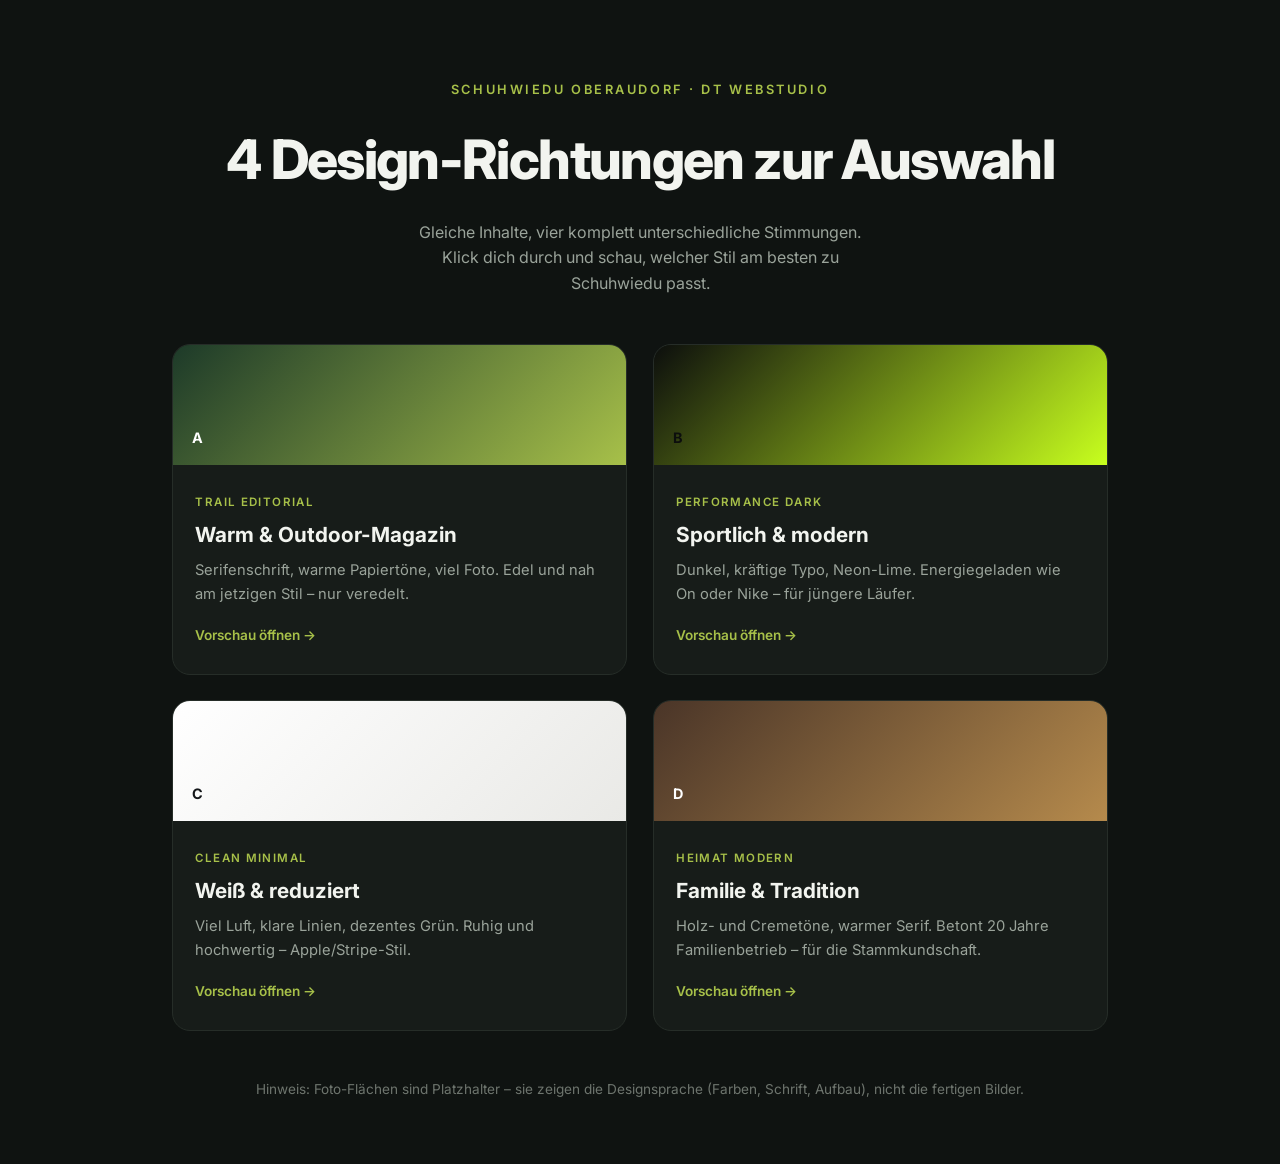
<file: design-vorschau/index.html>
<!DOCTYPE html>
<html lang="de">
<head>
<meta charset="UTF-8">
<meta name="viewport" content="width=device-width, initial-scale=1.0">
<title>Design-Vorschläge · SCHUHWIEDU</title>
<link rel="preconnect" href="https://fonts.googleapis.com">
<link rel="preconnect" href="https://fonts.gstatic.com" crossorigin>
<link href="https://fonts.googleapis.com/css2?family=Inter:wght@400;500;600;700;800&display=swap" rel="stylesheet">
<style>
  *{margin:0;padding:0;box-sizing:border-box}
  body{font-family:'Inter',sans-serif;background:#0f1311;color:#f2f4ef;line-height:1.6;padding:0 0 4rem}
  .head{max-width:1000px;margin:0 auto;padding:5rem 2rem 3rem;text-align:center}
  .head .kick{font-size:.8rem;letter-spacing:.2em;text-transform:uppercase;color:#a7c049;font-weight:600;margin-bottom:1rem}
  .head h1{font-size:clamp(2.2rem,5vw,3.4rem);font-weight:800;letter-spacing:-.03em;margin-bottom:1rem}
  .head p{color:#9aa39a;max-width:48ch;margin:0 auto}
  .grid{max-width:1000px;margin:0 auto;padding:0 2rem;display:grid;grid-template-columns:1fr 1fr;gap:1.6rem}
  .card{display:block;text-decoration:none;color:inherit;background:#171c19;border:1px solid #262d28;border-radius:18px;overflow:hidden;transition:.25s}
  .card:hover{transform:translateY(-5px);border-color:#a7c049;box-shadow:0 24px 50px rgba(0,0,0,.4)}
  .swatch{height:120px;display:flex;align-items:flex-end;padding:1rem 1.2rem;font-weight:700;font-size:.9rem}
  .a{background:linear-gradient(135deg,#1d3a29,#a7c049);color:#fff}
  .b{background:linear-gradient(135deg,#0c0e0d,#c8ff1e);color:#0c0e0d}
  .c{background:linear-gradient(135deg,#ffffff,#e9e9e6);color:#14171a}
  .d{background:linear-gradient(135deg,#4a3528,#b58a4c);color:#fff}
  .card-body{padding:1.4rem 1.4rem 1.6rem}
  .tag{font-size:.72rem;letter-spacing:.12em;text-transform:uppercase;color:#a7c049;font-weight:600}
  .card-body h2{font-size:1.3rem;font-weight:700;margin:.3rem 0 .5rem}
  .card-body p{font-size:.92rem;color:#9aa39a;margin-bottom:1rem}
  .open{font-size:.85rem;font-weight:600;color:#a7c049}
  .note{max-width:1000px;margin:3rem auto 0;padding:0 2rem;text-align:center;color:#6e756e;font-size:.85rem}
  @media(max-width:740px){.grid{grid-template-columns:1fr}}
</style>
</head>
<body>
<div class="head">
  <p class="kick">SCHUHWIEDU Oberaudorf · DT Webstudio</p>
  <h1>4 Design-Richtungen zur Auswahl</h1>
  <p>Gleiche Inhalte, vier komplett unterschiedliche Stimmungen. Klick dich durch und schau, welcher Stil am besten zu Schuhwiedu passt.</p>
</div>

<div class="grid">
  <a class="card" href="variante-a-trail-editorial.html">
    <div class="swatch a">A</div>
    <div class="card-body">
      <span class="tag">Trail Editorial</span>
      <h2>Warm &amp; Outdoor-Magazin</h2>
      <p>Serifenschrift, warme Papiertöne, viel Foto. Edel und nah am jetzigen Stil – nur veredelt.</p>
      <span class="open">Vorschau öffnen →</span>
    </div>
  </a>
  <a class="card" href="variante-b-performance-dark.html">
    <div class="swatch b">B</div>
    <div class="card-body">
      <span class="tag">Performance Dark</span>
      <h2>Sportlich &amp; modern</h2>
      <p>Dunkel, kräftige Typo, Neon-Lime. Energiegeladen wie On oder Nike – für jüngere Läufer.</p>
      <span class="open">Vorschau öffnen →</span>
    </div>
  </a>
  <a class="card" href="variante-c-clean-minimal.html">
    <div class="swatch c">C</div>
    <div class="card-body">
      <span class="tag">Clean Minimal</span>
      <h2>Weiß &amp; reduziert</h2>
      <p>Viel Luft, klare Linien, dezentes Grün. Ruhig und hochwertig – Apple/Stripe-Stil.</p>
      <span class="open">Vorschau öffnen →</span>
    </div>
  </a>
  <a class="card" href="variante-d-heimat-modern.html">
    <div class="swatch d">D</div>
    <div class="card-body">
      <span class="tag">Heimat Modern</span>
      <h2>Familie &amp; Tradition</h2>
      <p>Holz- und Cremetöne, warmer Serif. Betont 20 Jahre Familienbetrieb – für die Stammkundschaft.</p>
      <span class="open">Vorschau öffnen →</span>
    </div>
  </a>
</div>

<p class="note">Hinweis: Foto-Flächen sind Platzhalter – sie zeigen die Designsprache (Farben, Schrift, Aufbau), nicht die fertigen Bilder.</p>
</body>
</html>
</file>
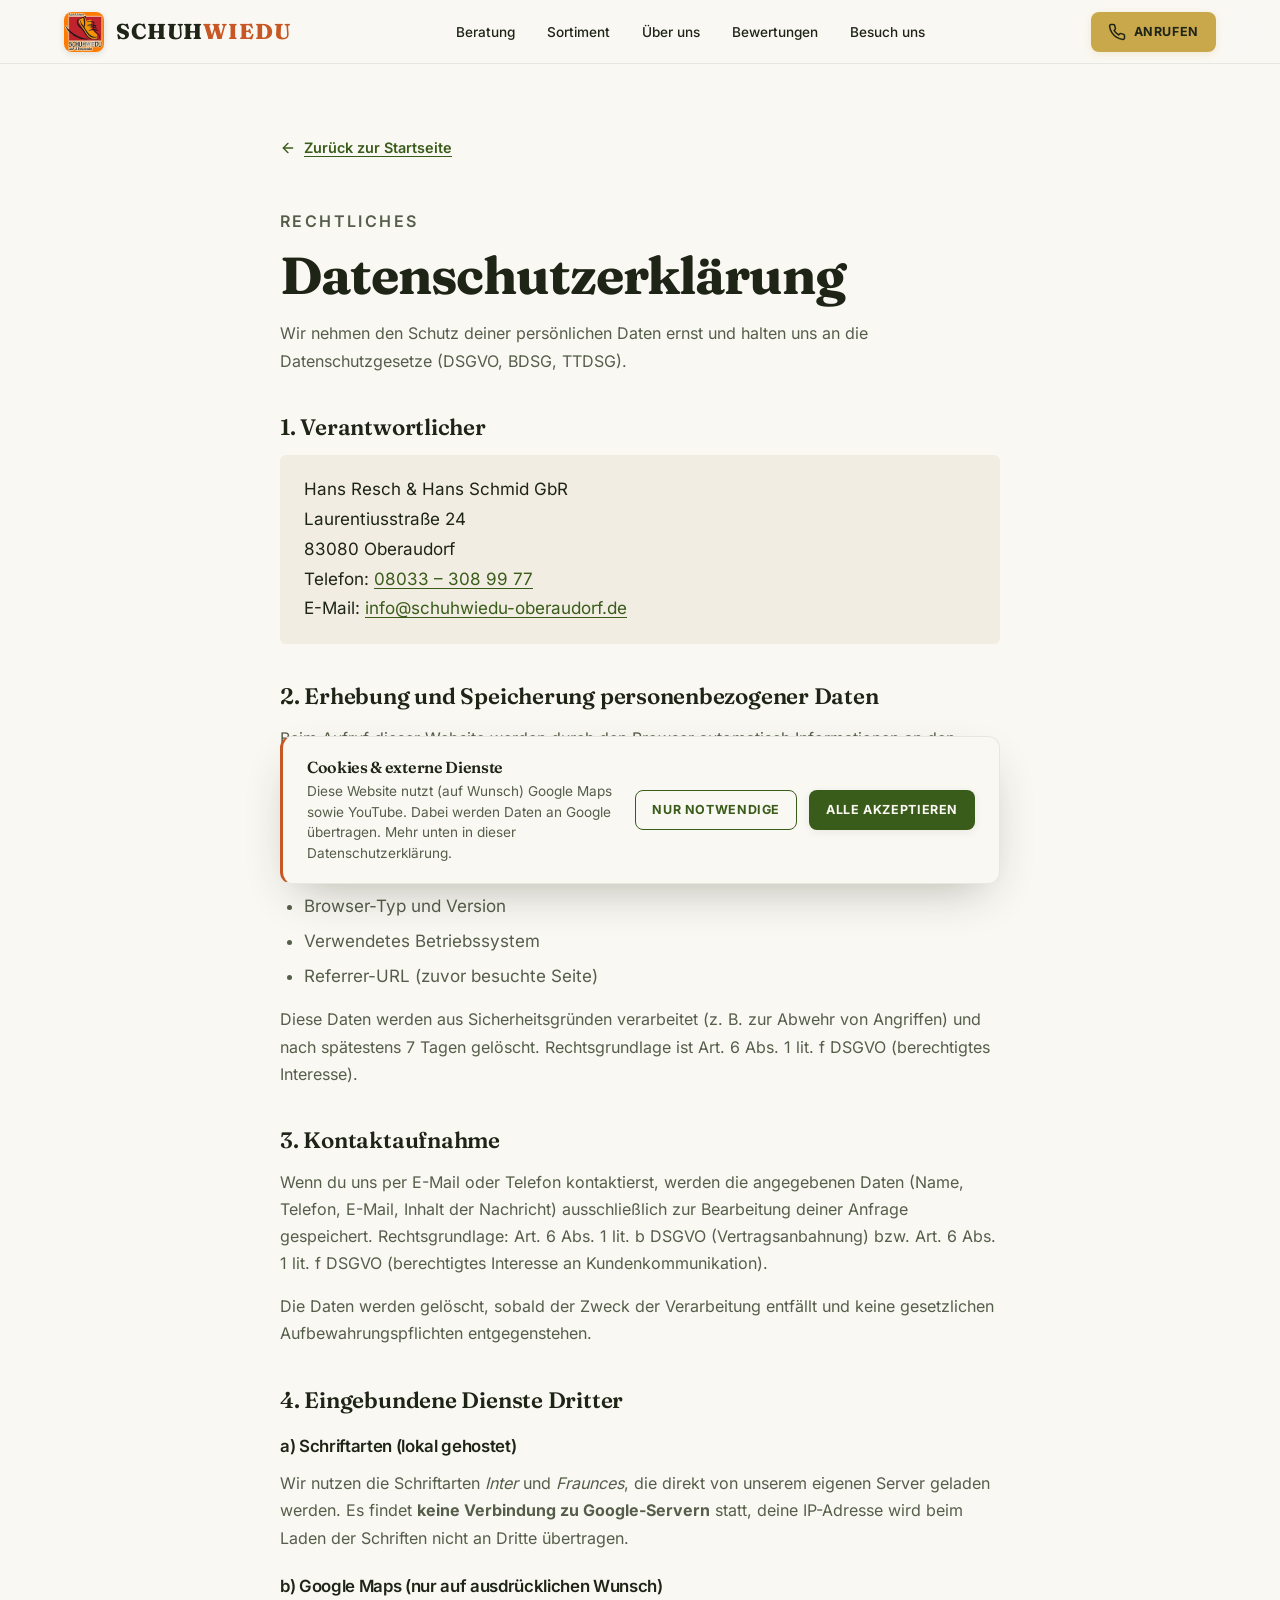
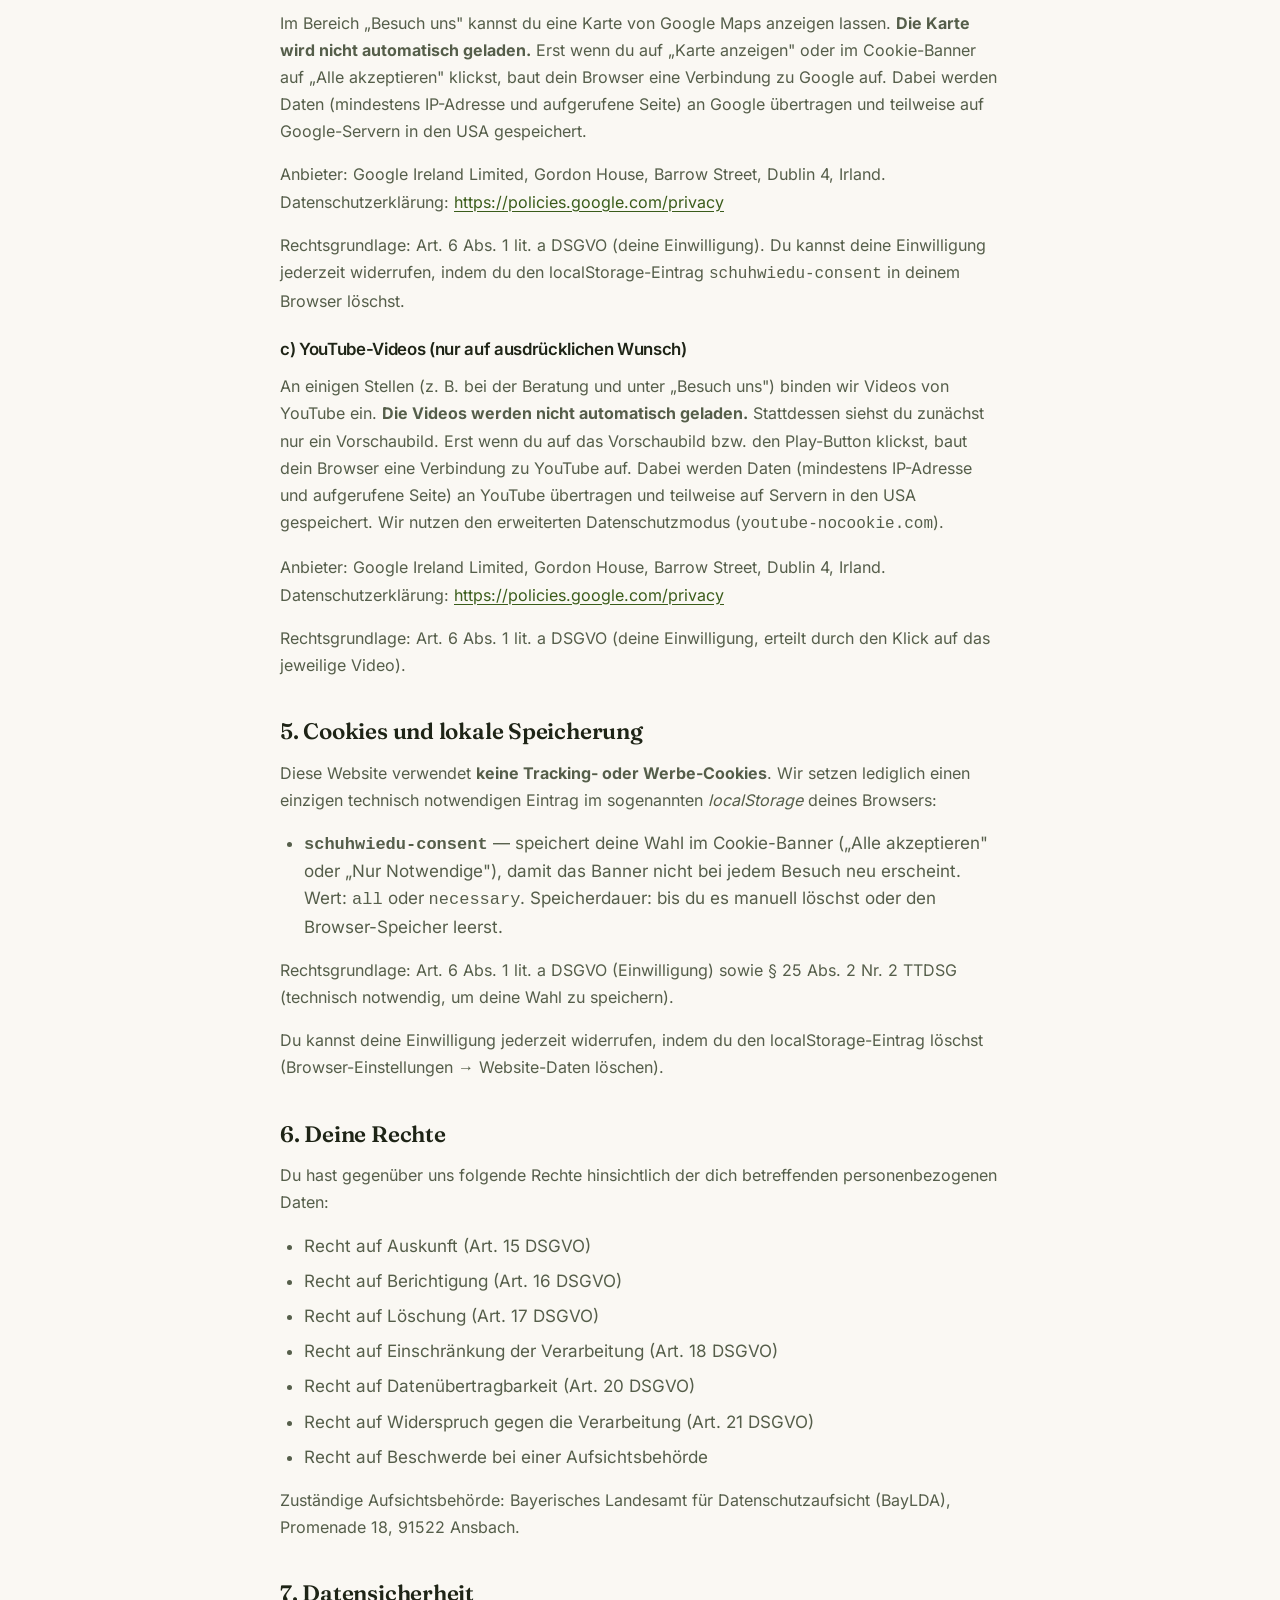
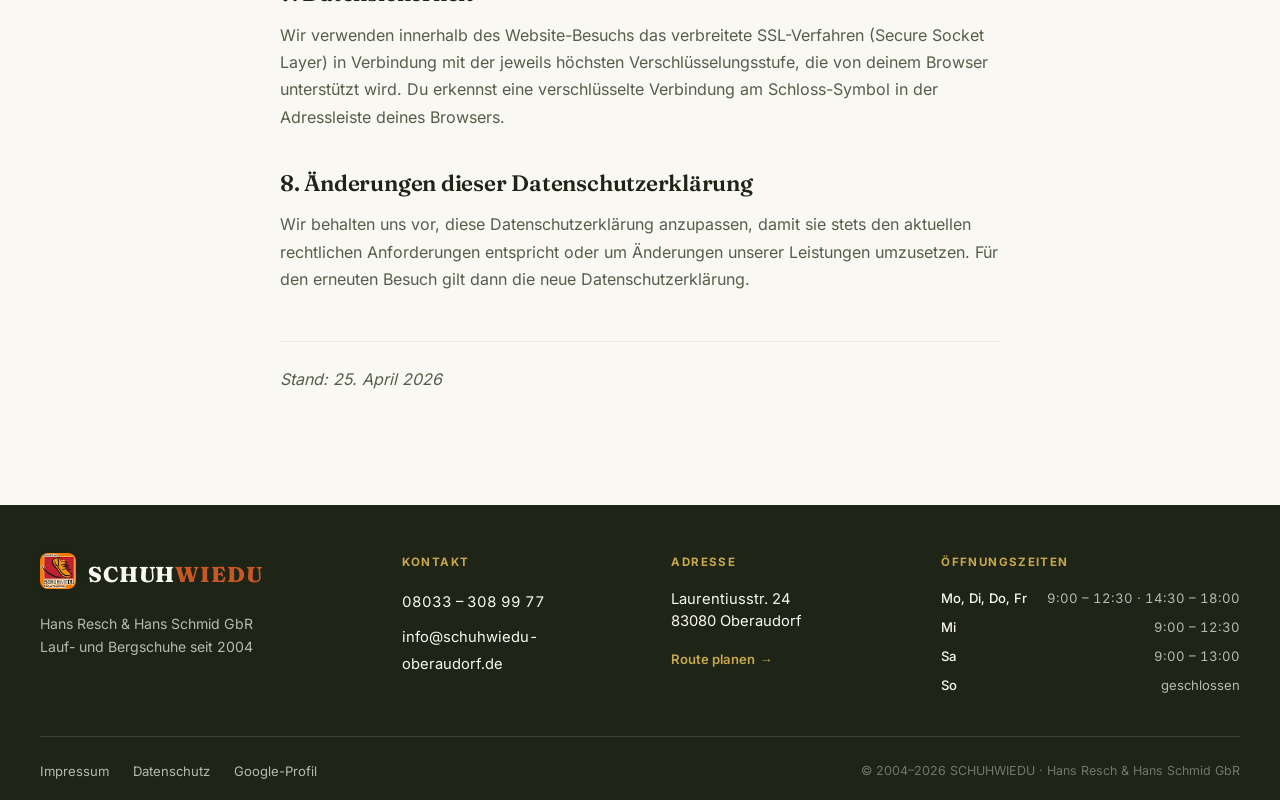
<file: datenschutz.html>
<!DOCTYPE html>
<html lang="de">
<head>
  <meta charset="UTF-8">
  <meta name="viewport" content="width=device-width, initial-scale=1.0, viewport-fit=cover">
  <title>Datenschutz · SCHUHWIEDU Oberaudorf</title>
  <meta name="description" content="Datenschutzerklärung von SCHUHWIEDU — Lauf- und Bergschuhe in Oberaudorf.">
  <meta name="robots" content="noindex, follow">
  <meta name="theme-color" content="#faf8f3">

  <link rel="icon" type="image/x-icon" href="favicon.ico">
  <link rel="icon" type="image/png" sizes="32x32" href="favicon-32.png">
  <link rel="icon" type="image/png" sizes="192x192" href="favicon-192.png">
  <link rel="apple-touch-icon" sizes="180x180" href="apple-touch-icon.png">

  <link rel="stylesheet" href="fonts/fonts.css">

  <link rel="stylesheet" href="style.css">
</head>
<body>

<a href="#main-content" class="skip-link">Zum Hauptinhalt springen</a>

<!-- ============ HEADER ============ -->
<header class="site-header" id="siteHeader">
  <div class="header-inner">
    <a href="index.html#top" class="logo" aria-label="SCHUHWIEDU Startseite">
      <img src="images/image1.jpeg" alt="" class="logo-mark" width="40" height="40">
      <span class="logo-text">SCHUH<em>WIEDU</em></span>
    </a>

    <nav class="nav-primary" id="navPrimary" aria-label="Hauptnavigation">
      <ul>
        <li><a href="index.html#methode">Beratung</a></li>
        <li><a href="index.html#sortiment">Sortiment</a></li>
        <li><a href="index.html#ueber-uns">Über uns</a></li>
        <li><a href="index.html#bewertungen">Bewertungen</a></li>
        <li><a href="index.html#besuch">Besuch uns</a></li>
      </ul>
    </nav>

    <div class="header-actions">
      <a href="tel:+4980333089977" class="btn btn-gold btn-compact" aria-label="Anrufen 08033 308 99 77">
        <svg class="icon" viewBox="0 0 24 24" fill="none" stroke="currentColor" stroke-width="2" stroke-linecap="round" stroke-linejoin="round"><path d="M22 16.92v3a2 2 0 0 1-2.18 2 19.79 19.79 0 0 1-8.63-3.07 19.5 19.5 0 0 1-6-6 19.79 19.79 0 0 1-3.07-8.67A2 2 0 0 1 4.11 2h3a2 2 0 0 1 2 1.72 12.84 12.84 0 0 0 .7 2.81 2 2 0 0 1-.45 2.11L8.09 9.91a16 16 0 0 0 6 6l1.27-1.27a2 2 0 0 1 2.11-.45 12.84 12.84 0 0 0 2.81.7A2 2 0 0 1 22 16.92z"/></svg>
        <span>Anrufen</span>
      </a>
      <button class="menu-toggle" id="menuToggle" aria-label="Menü öffnen" aria-expanded="false" aria-controls="navPrimary">
        <span></span><span></span><span></span>
      </button>
    </div>
  </div>
</header>

<main id="main-content">
  <section class="legal-page">
    <div class="legal-inner">
      <a href="index.html" class="btn-ghost legal-back">
        <svg class="icon-arrow" viewBox="0 0 24 24" fill="none" stroke="currentColor" stroke-width="2" stroke-linecap="round" stroke-linejoin="round" style="transform: rotate(180deg);"><line x1="5" y1="12" x2="19" y2="12"/><polyline points="12 5 19 12 12 19"/></svg>
        Zurück zur Startseite
      </a>

      <p class="eyebrow">Rechtliches</p>
      <h1>Datenschutzerklärung</h1>
      <p class="legal-lead">
        Wir nehmen den Schutz deiner persönlichen Daten ernst und halten uns an die Datenschutzgesetze (DSGVO, BDSG, TTDSG).
      </p>

      <h2>1. Verantwortlicher</h2>
      <address>
        Hans Resch &amp; Hans Schmid GbR<br>
        Laurentiusstraße 24<br>
        83080 Oberaudorf<br>
        Telefon: <a href="tel:+4980333089977">08033 – 308 99 77</a><br>
        E-Mail: <a href="mailto:info@schuhwiedu-oberaudorf.de">info@schuhwiedu-oberaudorf.de</a>
      </address>

      <h2>2. Erhebung und Speicherung personenbezogener Daten</h2>
      <p>
        Beim Aufruf dieser Website werden durch den Browser automatisch Informationen an den Server unseres Hosting-Anbieters gesendet und vorübergehend in sogenannten Server-Logfiles gespeichert:
      </p>
      <ul>
        <li>Anonymisierte IP-Adresse</li>
        <li>Datum und Uhrzeit des Zugriffs</li>
        <li>Browser-Typ und Version</li>
        <li>Verwendetes Betriebssystem</li>
        <li>Referrer-URL (zuvor besuchte Seite)</li>
      </ul>
      <p>
        Diese Daten werden aus Sicherheitsgründen verarbeitet (z. B. zur Abwehr von Angriffen) und nach spätestens 7 Tagen gelöscht. Rechtsgrundlage ist Art. 6 Abs. 1 lit. f DSGVO (berechtigtes Interesse).
      </p>

      <h2>3. Kontaktaufnahme</h2>
      <p>
        Wenn du uns per E-Mail oder Telefon kontaktierst, werden die angegebenen Daten (Name, Telefon, E-Mail, Inhalt der Nachricht) ausschließlich zur Bearbeitung deiner Anfrage gespeichert. Rechtsgrundlage: Art. 6 Abs. 1 lit. b DSGVO (Vertragsanbahnung) bzw. Art. 6 Abs. 1 lit. f DSGVO (berechtigtes Interesse an Kundenkommunikation).
      </p>
      <p>
        Die Daten werden gelöscht, sobald der Zweck der Verarbeitung entfällt und keine gesetzlichen Aufbewahrungspflichten entgegenstehen.
      </p>

      <h2>4. Eingebundene Dienste Dritter</h2>

      <h3>a) Schriftarten (lokal gehostet)</h3>
      <p>
        Wir nutzen die Schriftarten <em>Inter</em> und <em>Fraunces</em>, die direkt von unserem eigenen Server geladen werden. Es findet <strong>keine Verbindung zu Google-Servern</strong> statt, deine IP-Adresse wird beim Laden der Schriften nicht an Dritte übertragen.
      </p>

      <h3>b) Google Maps (nur auf ausdrücklichen Wunsch)</h3>
      <p>
        Im Bereich „Besuch uns" kannst du eine Karte von Google Maps anzeigen lassen. <strong>Die Karte wird nicht automatisch geladen.</strong> Erst wenn du auf „Karte anzeigen" oder im Cookie-Banner auf „Alle akzeptieren" klickst, baut dein Browser eine Verbindung zu Google auf. Dabei werden Daten (mindestens IP-Adresse und aufgerufene Seite) an Google übertragen und teilweise auf Google-Servern in den USA gespeichert.
      </p>
      <p>
        Anbieter: Google Ireland Limited, Gordon House, Barrow Street, Dublin 4, Irland.<br>
        Datenschutzerklärung: <a href="https://policies.google.com/privacy" target="_blank" rel="noopener">https://policies.google.com/privacy</a>
      </p>
      <p>
        Rechtsgrundlage: Art. 6 Abs. 1 lit. a DSGVO (deine Einwilligung). Du kannst deine Einwilligung jederzeit widerrufen, indem du den localStorage-Eintrag <code>schuhwiedu-consent</code> in deinem Browser löschst.
      </p>

      <h3>c) YouTube-Videos (nur auf ausdrücklichen Wunsch)</h3>
      <p>
        An einigen Stellen (z. B. bei der Beratung und unter „Besuch uns") binden wir Videos von YouTube ein. <strong>Die Videos werden nicht automatisch geladen.</strong> Stattdessen siehst du zunächst nur ein Vorschaubild. Erst wenn du auf das Vorschaubild bzw. den Play-Button klickst, baut dein Browser eine Verbindung zu YouTube auf. Dabei werden Daten (mindestens IP-Adresse und aufgerufene Seite) an YouTube übertragen und teilweise auf Servern in den USA gespeichert. Wir nutzen den erweiterten Datenschutzmodus (<code>youtube-nocookie.com</code>).
      </p>
      <p>
        Anbieter: Google Ireland Limited, Gordon House, Barrow Street, Dublin 4, Irland.<br>
        Datenschutzerklärung: <a href="https://policies.google.com/privacy" target="_blank" rel="noopener">https://policies.google.com/privacy</a>
      </p>
      <p>
        Rechtsgrundlage: Art. 6 Abs. 1 lit. a DSGVO (deine Einwilligung, erteilt durch den Klick auf das jeweilige Video).
      </p>

      <h2>5. Cookies und lokale Speicherung</h2>
      <p>
        Diese Website verwendet <strong>keine Tracking- oder Werbe-Cookies</strong>. Wir setzen lediglich einen einzigen technisch notwendigen Eintrag im sogenannten <em>localStorage</em> deines Browsers:
      </p>
      <ul>
        <li><strong><code>schuhwiedu-consent</code></strong> — speichert deine Wahl im Cookie-Banner („Alle akzeptieren" oder „Nur Notwendige"), damit das Banner nicht bei jedem Besuch neu erscheint. Wert: <code>all</code> oder <code>necessary</code>. Speicherdauer: bis du es manuell löschst oder den Browser-Speicher leerst.</li>
      </ul>
      <p>
        Rechtsgrundlage: Art. 6 Abs. 1 lit. a DSGVO (Einwilligung) sowie § 25 Abs. 2 Nr. 2 TTDSG (technisch notwendig, um deine Wahl zu speichern).
      </p>
      <p>
        Du kannst deine Einwilligung jederzeit widerrufen, indem du den localStorage-Eintrag löschst (Browser-Einstellungen → Website-Daten löschen).
      </p>

      <h2>6. Deine Rechte</h2>
      <p>Du hast gegenüber uns folgende Rechte hinsichtlich der dich betreffenden personenbezogenen Daten:</p>
      <ul>
        <li>Recht auf Auskunft (Art. 15 DSGVO)</li>
        <li>Recht auf Berichtigung (Art. 16 DSGVO)</li>
        <li>Recht auf Löschung (Art. 17 DSGVO)</li>
        <li>Recht auf Einschränkung der Verarbeitung (Art. 18 DSGVO)</li>
        <li>Recht auf Datenübertragbarkeit (Art. 20 DSGVO)</li>
        <li>Recht auf Widerspruch gegen die Verarbeitung (Art. 21 DSGVO)</li>
        <li>Recht auf Beschwerde bei einer Aufsichtsbehörde</li>
      </ul>
      <p>
        Zuständige Aufsichtsbehörde: Bayerisches Landesamt für Datenschutzaufsicht (BayLDA), Promenade 18, 91522 Ansbach.
      </p>

      <h2>7. Datensicherheit</h2>
      <p>
        Wir verwenden innerhalb des Website-Besuchs das verbreitete SSL-Verfahren (Secure Socket Layer) in Verbindung mit der jeweils höchsten Verschlüsselungsstufe, die von deinem Browser unterstützt wird. Du erkennst eine verschlüsselte Verbindung am Schloss-Symbol in der Adressleiste deines Browsers.
      </p>

      <h2>8. Änderungen dieser Datenschutzerklärung</h2>
      <p>
        Wir behalten uns vor, diese Datenschutzerklärung anzupassen, damit sie stets den aktuellen rechtlichen Anforderungen entspricht oder um Änderungen unserer Leistungen umzusetzen. Für den erneuten Besuch gilt dann die neue Datenschutzerklärung.
      </p>

      <p class="legal-updated">Stand: 25. April 2026</p>
    </div>
  </section>
</main>

<!-- ============ FOOTER ============ -->
<footer class="site-footer">
  <div class="footer-grid">
    <div class="footer-col footer-brand">
      <div class="footer-brand-row">
        <img src="images/image1.jpeg" alt="" class="logo-mark" width="36" height="36">
        <span class="logo-text">SCHUH<em>WIEDU</em></span>
      </div>
      <p>
        Hans Resch &amp; Hans Schmid GbR<br>
        Lauf- und Bergschuhe seit 2004
      </p>
    </div>

    <div class="footer-col">
      <h4>Kontakt</h4>
      <ul class="footer-list">
        <li><a href="tel:+4980333089977">08033 – 308 99 77</a></li>
        <li><a href="mailto:info@schuhwiedu-oberaudorf.de">info@schuhwiedu-oberaudorf.de</a></li>
      </ul>
    </div>

    <div class="footer-col">
      <h4>Adresse</h4>
      <address class="footer-address">
        Laurentiusstr. 24<br>
        83080 Oberaudorf
      </address>
      <a href="https://maps.google.com/?q=Laurentiusstr.+24,+83080+Oberaudorf" target="_blank" rel="noopener noreferrer" class="footer-link-arrow">
        Route planen <span aria-hidden="true">→</span>
      </a>
    </div>

    <div class="footer-col">
      <h4>Öffnungszeiten</h4>
      <dl class="footer-hours">
        <div><dt>Mo, Di, Do, Fr</dt><dd>9:00 – 12:30 · 14:30 – 18:00</dd></div>
        <div><dt>Mi</dt><dd>9:00 – 12:30</dd></div>
        <div><dt>Sa</dt><dd>9:00 – 13:00</dd></div>
        <div><dt>So</dt><dd>geschlossen</dd></div>
      </dl>
    </div>
  </div>

  <div class="footer-bottom">
    <div class="footer-links">
      <a href="impressum.html">Impressum</a>
      <a href="datenschutz.html">Datenschutz</a>
      <a href="https://www.google.com/search?q=Schuhwiedu+Oberaudorf" target="_blank" rel="noopener noreferrer">Google-Profil</a>
    </div>
    <p class="footer-copy">© 2004–2026 SCHUHWIEDU · Hans Resch &amp; Hans Schmid GbR</p>
  </div>
</footer>

<!-- ============ COOKIE-CONSENT BANNER ============ -->
<div class="cookie-banner" id="cookieBanner" role="dialog" aria-labelledby="cookieTitle" aria-describedby="cookieDesc" hidden>
  <div class="cookie-inner">
    <div class="cookie-text">
      <h3 id="cookieTitle">Cookies &amp; externe Dienste</h3>
      <p id="cookieDesc">
        Diese Website nutzt (auf Wunsch) Google Maps sowie YouTube. Dabei werden Daten an Google übertragen. Mehr unten in dieser Datenschutzerklärung.
      </p>
    </div>
    <div class="cookie-actions">
      <button type="button" class="btn btn-secondary btn-compact" id="cookieDecline">Nur Notwendige</button>
      <button type="button" class="btn btn-primary btn-compact" id="cookieAccept">Alle akzeptieren</button>
    </div>
  </div>
</div>

<script src="script.js"></script>
</body>
</html>
</file>
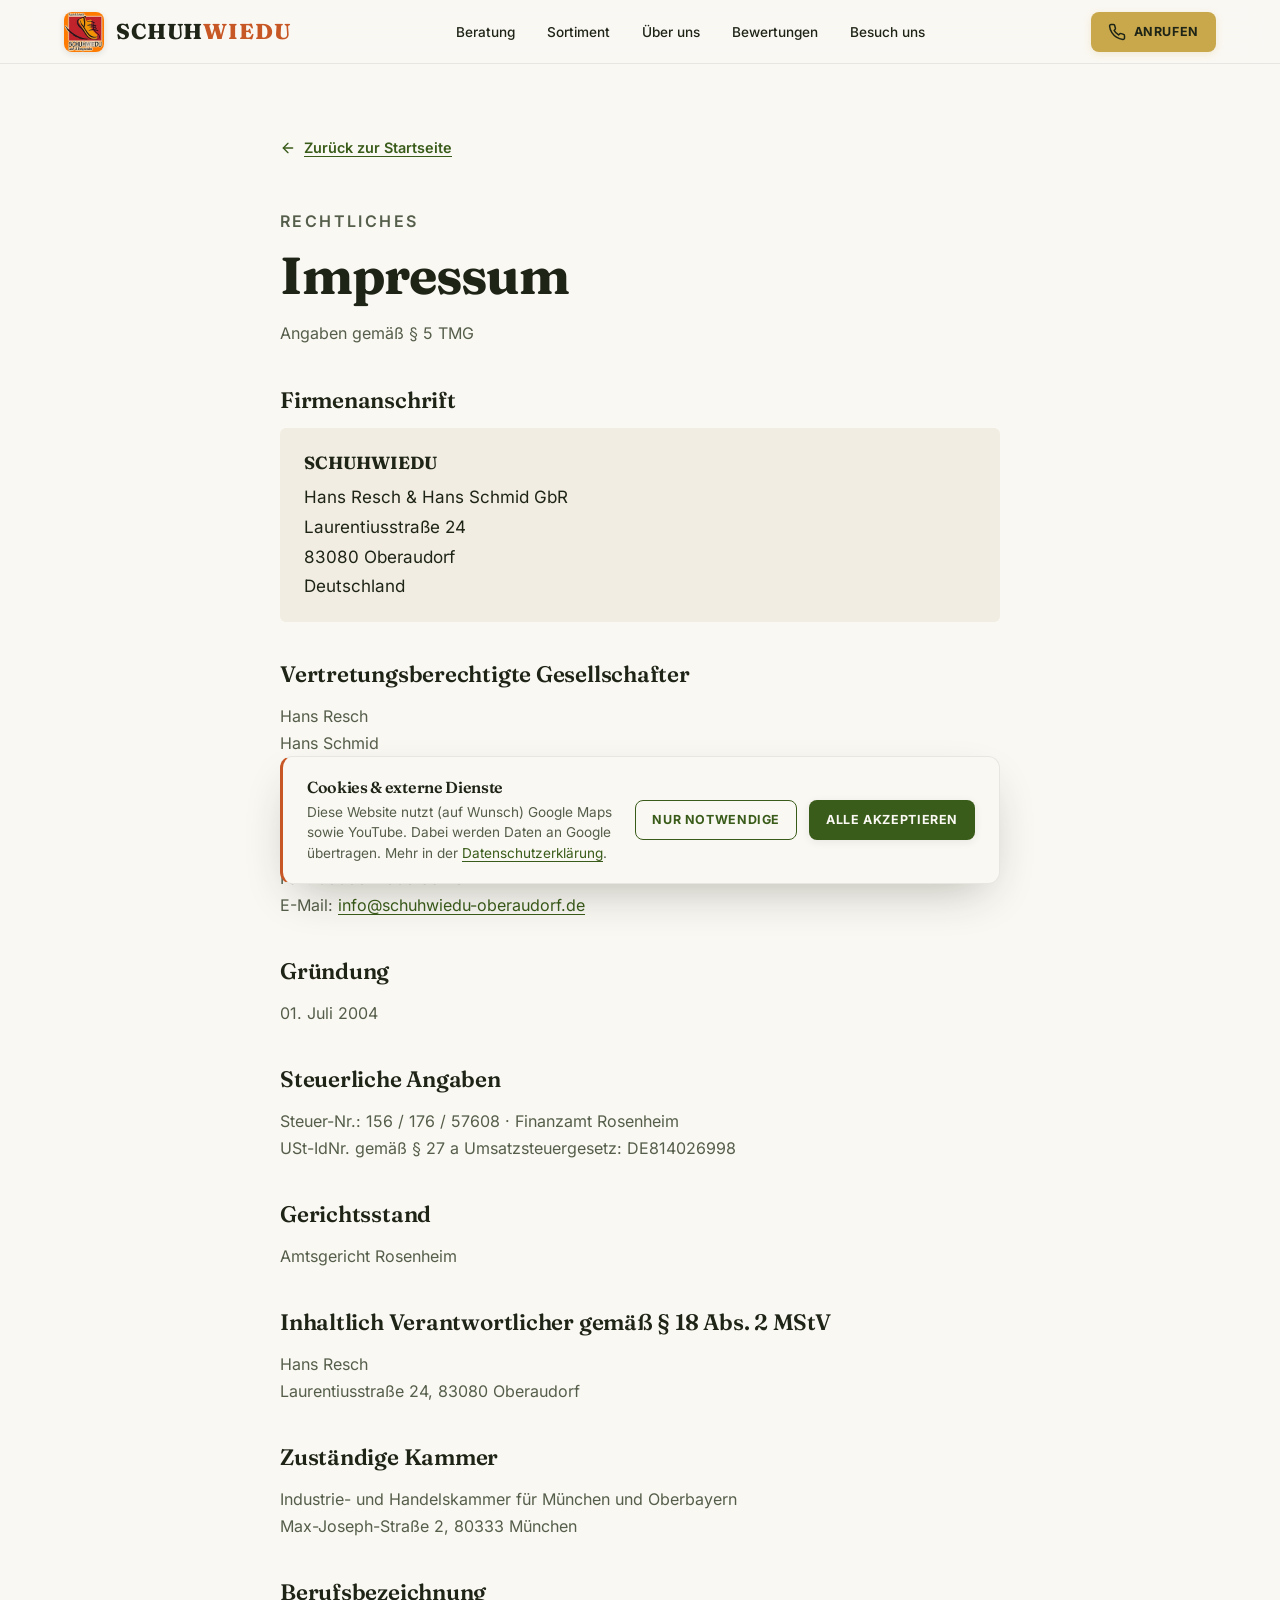
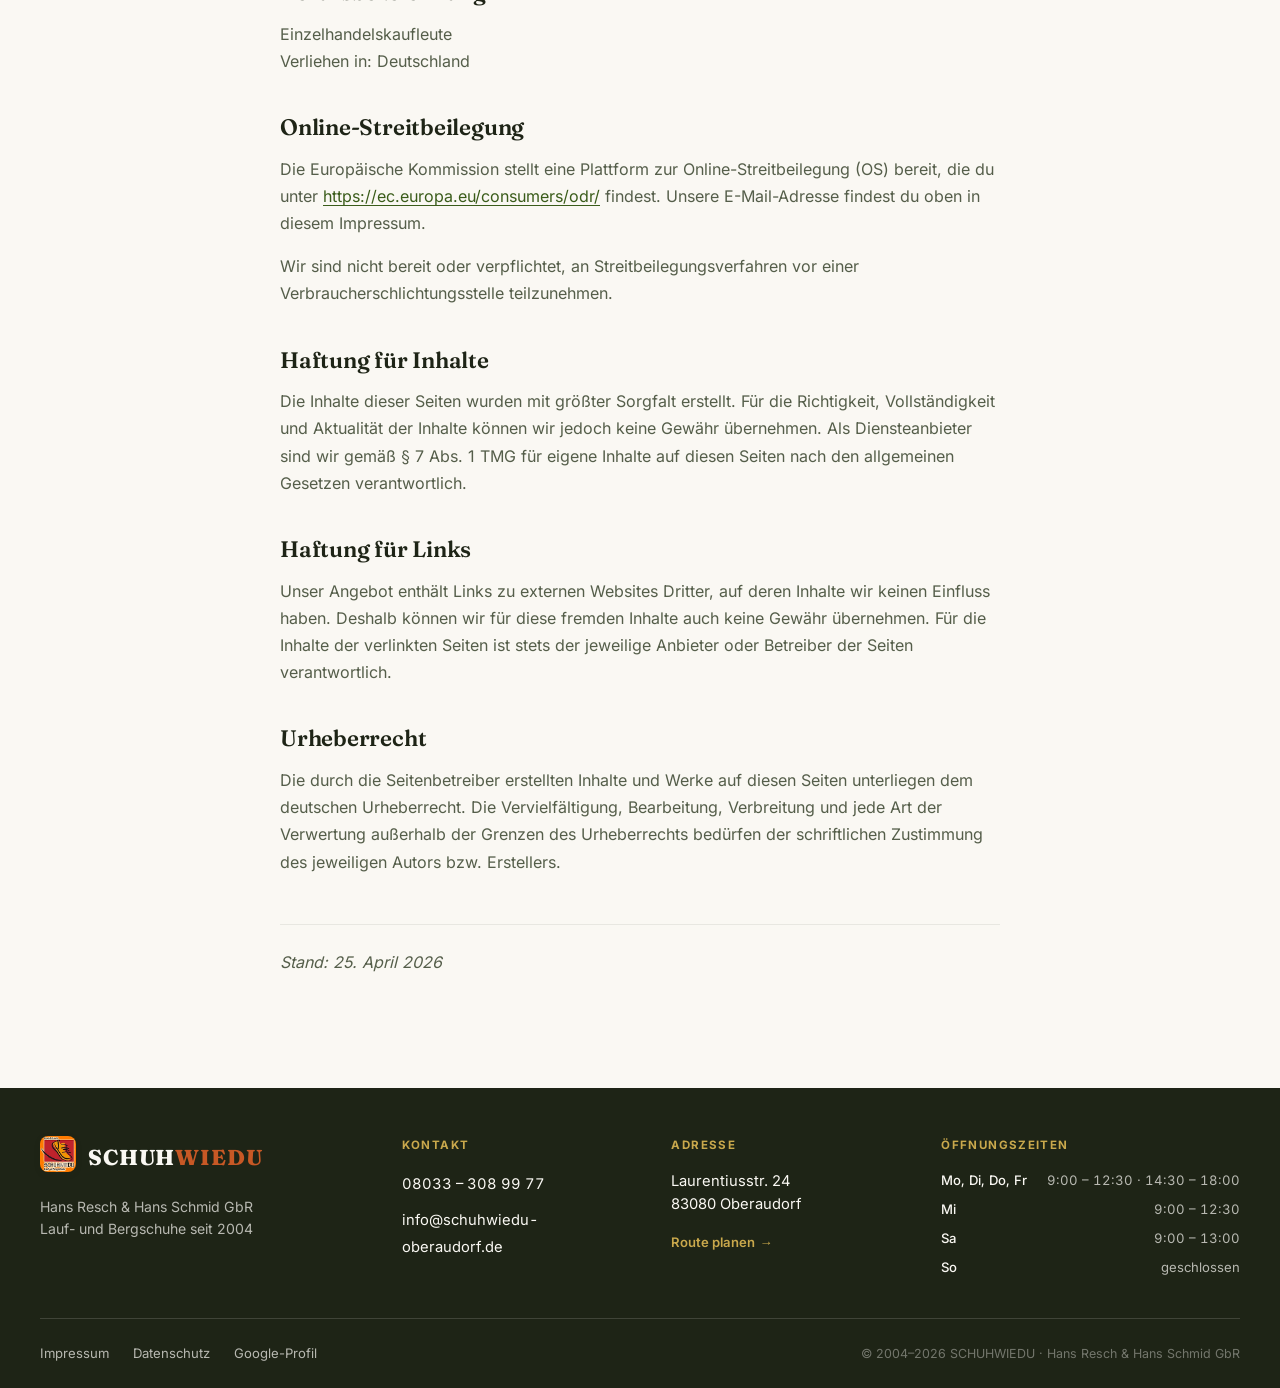
<file: impressum.html>
<!DOCTYPE html>
<html lang="de">
<head>
  <meta charset="UTF-8">
  <meta name="viewport" content="width=device-width, initial-scale=1.0, viewport-fit=cover">
  <title>Impressum · SCHUHWIEDU Oberaudorf</title>
  <meta name="description" content="Impressum von SCHUHWIEDU — Hans Resch & Hans Schmid GbR, Lauf- und Bergschuhe in Oberaudorf.">
  <meta name="robots" content="noindex, follow">
  <meta name="theme-color" content="#faf8f3">

  <link rel="icon" type="image/x-icon" href="favicon.ico">
  <link rel="icon" type="image/png" sizes="32x32" href="favicon-32.png">
  <link rel="icon" type="image/png" sizes="192x192" href="favicon-192.png">
  <link rel="apple-touch-icon" sizes="180x180" href="apple-touch-icon.png">

  <link rel="stylesheet" href="fonts/fonts.css">

  <link rel="stylesheet" href="style.css">
</head>
<body>

<a href="#main-content" class="skip-link">Zum Hauptinhalt springen</a>

<!-- ============ HEADER ============ -->
<header class="site-header" id="siteHeader">
  <div class="header-inner">
    <a href="index.html#top" class="logo" aria-label="SCHUHWIEDU Startseite">
      <img src="images/image1.jpeg" alt="" class="logo-mark" width="40" height="40">
      <span class="logo-text">SCHUH<em>WIEDU</em></span>
    </a>

    <nav class="nav-primary" id="navPrimary" aria-label="Hauptnavigation">
      <ul>
        <li><a href="index.html#methode">Beratung</a></li>
        <li><a href="index.html#sortiment">Sortiment</a></li>
        <li><a href="index.html#ueber-uns">Über uns</a></li>
        <li><a href="index.html#bewertungen">Bewertungen</a></li>
        <li><a href="index.html#besuch">Besuch uns</a></li>
      </ul>
    </nav>

    <div class="header-actions">
      <a href="tel:+4980333089977" class="btn btn-gold btn-compact" aria-label="Anrufen 08033 308 99 77">
        <svg class="icon" viewBox="0 0 24 24" fill="none" stroke="currentColor" stroke-width="2" stroke-linecap="round" stroke-linejoin="round"><path d="M22 16.92v3a2 2 0 0 1-2.18 2 19.79 19.79 0 0 1-8.63-3.07 19.5 19.5 0 0 1-6-6 19.79 19.79 0 0 1-3.07-8.67A2 2 0 0 1 4.11 2h3a2 2 0 0 1 2 1.72 12.84 12.84 0 0 0 .7 2.81 2 2 0 0 1-.45 2.11L8.09 9.91a16 16 0 0 0 6 6l1.27-1.27a2 2 0 0 1 2.11-.45 12.84 12.84 0 0 0 2.81.7A2 2 0 0 1 22 16.92z"/></svg>
        <span>Anrufen</span>
      </a>
      <button class="menu-toggle" id="menuToggle" aria-label="Menü öffnen" aria-expanded="false" aria-controls="navPrimary">
        <span></span><span></span><span></span>
      </button>
    </div>
  </div>
</header>

<main id="main-content">
  <section class="legal-page">
    <div class="legal-inner">
      <a href="index.html" class="btn-ghost legal-back">
        <svg class="icon-arrow" viewBox="0 0 24 24" fill="none" stroke="currentColor" stroke-width="2" stroke-linecap="round" stroke-linejoin="round" style="transform: rotate(180deg);"><line x1="5" y1="12" x2="19" y2="12"/><polyline points="12 5 19 12 12 19"/></svg>
        Zurück zur Startseite
      </a>

      <p class="eyebrow">Rechtliches</p>
      <h1>Impressum</h1>
      <p class="legal-lead">Angaben gemäß § 5 TMG</p>

      <h2>Firmenanschrift</h2>
      <address>
        <strong>SCHUHWIEDU</strong><br>
        Hans Resch &amp; Hans Schmid GbR<br>
        Laurentiusstraße 24<br>
        83080 Oberaudorf<br>
        Deutschland
      </address>

      <h2>Vertretungsberechtigte Gesellschafter</h2>
      <p>
        Hans Resch<br>
        Hans Schmid
      </p>

      <h2>Kontakt</h2>
      <p>
        Telefon: <a href="tel:+4980333089977">08033 – 308 99 77</a><br>
        Fax: 08033 – 308 99 78<br>
        E-Mail: <a href="mailto:info@schuhwiedu-oberaudorf.de">info@schuhwiedu-oberaudorf.de</a>
      </p>

      <h2>Gründung</h2>
      <p>01. Juli 2004</p>

      <h2>Steuerliche Angaben</h2>
      <p>
        Steuer-Nr.: 156 / 176 / 57608 · Finanzamt Rosenheim<br>
        USt-IdNr. gemäß § 27 a Umsatzsteuergesetz: DE814026998
      </p>

      <h2>Gerichtsstand</h2>
      <p>Amtsgericht Rosenheim</p>

      <h2>Inhaltlich Verantwortlicher gemäß § 18 Abs. 2 MStV</h2>
      <p>
        Hans Resch<br>
        Laurentiusstraße 24, 83080 Oberaudorf
      </p>

      <h2>Zuständige Kammer</h2>
      <p>
        Industrie- und Handelskammer für München und Oberbayern<br>
        Max-Joseph-Straße 2, 80333 München
      </p>

      <h2>Berufsbezeichnung</h2>
      <p>
        Einzelhandelskaufleute<br>
        Verliehen in: Deutschland
      </p>

      <h2>Online-Streitbeilegung</h2>
      <p>
        Die Europäische Kommission stellt eine Plattform zur Online-Streitbeilegung (OS) bereit, die du unter <a href="https://ec.europa.eu/consumers/odr/" target="_blank" rel="noopener">https://ec.europa.eu/consumers/odr/</a> findest. Unsere E-Mail-Adresse findest du oben in diesem Impressum.
      </p>
      <p>
        Wir sind nicht bereit oder verpflichtet, an Streitbeilegungsverfahren vor einer Verbraucherschlichtungsstelle teilzunehmen.
      </p>

      <h2>Haftung für Inhalte</h2>
      <p>
        Die Inhalte dieser Seiten wurden mit größter Sorgfalt erstellt. Für die Richtigkeit, Vollständigkeit und Aktualität der Inhalte können wir jedoch keine Gewähr übernehmen. Als Diensteanbieter sind wir gemäß § 7 Abs. 1 TMG für eigene Inhalte auf diesen Seiten nach den allgemeinen Gesetzen verantwortlich.
      </p>

      <h2>Haftung für Links</h2>
      <p>
        Unser Angebot enthält Links zu externen Websites Dritter, auf deren Inhalte wir keinen Einfluss haben. Deshalb können wir für diese fremden Inhalte auch keine Gewähr übernehmen. Für die Inhalte der verlinkten Seiten ist stets der jeweilige Anbieter oder Betreiber der Seiten verantwortlich.
      </p>

      <h2>Urheberrecht</h2>
      <p>
        Die durch die Seitenbetreiber erstellten Inhalte und Werke auf diesen Seiten unterliegen dem deutschen Urheberrecht. Die Vervielfältigung, Bearbeitung, Verbreitung und jede Art der Verwertung außerhalb der Grenzen des Urheberrechts bedürfen der schriftlichen Zustimmung des jeweiligen Autors bzw. Erstellers.
      </p>

      <p class="legal-updated">Stand: 25. April 2026</p>
    </div>
  </section>
</main>

<!-- ============ FOOTER ============ -->
<footer class="site-footer">
  <div class="footer-grid">
    <div class="footer-col footer-brand">
      <div class="footer-brand-row">
        <img src="images/image1.jpeg" alt="" class="logo-mark" width="36" height="36">
        <span class="logo-text">SCHUH<em>WIEDU</em></span>
      </div>
      <p>
        Hans Resch &amp; Hans Schmid GbR<br>
        Lauf- und Bergschuhe seit 2004
      </p>
    </div>

    <div class="footer-col">
      <h4>Kontakt</h4>
      <ul class="footer-list">
        <li><a href="tel:+4980333089977">08033 – 308 99 77</a></li>
        <li><a href="mailto:info@schuhwiedu-oberaudorf.de">info@schuhwiedu-oberaudorf.de</a></li>
      </ul>
    </div>

    <div class="footer-col">
      <h4>Adresse</h4>
      <address class="footer-address">
        Laurentiusstr. 24<br>
        83080 Oberaudorf
      </address>
      <a href="https://maps.google.com/?q=Laurentiusstr.+24,+83080+Oberaudorf" target="_blank" rel="noopener noreferrer" class="footer-link-arrow">
        Route planen <span aria-hidden="true">→</span>
      </a>
    </div>

    <div class="footer-col">
      <h4>Öffnungszeiten</h4>
      <dl class="footer-hours">
        <div><dt>Mo, Di, Do, Fr</dt><dd>9:00 – 12:30 · 14:30 – 18:00</dd></div>
        <div><dt>Mi</dt><dd>9:00 – 12:30</dd></div>
        <div><dt>Sa</dt><dd>9:00 – 13:00</dd></div>
        <div><dt>So</dt><dd>geschlossen</dd></div>
      </dl>
    </div>
  </div>

  <div class="footer-bottom">
    <div class="footer-links">
      <a href="impressum.html">Impressum</a>
      <a href="datenschutz.html">Datenschutz</a>
      <a href="https://www.google.com/search?q=Schuhwiedu+Oberaudorf" target="_blank" rel="noopener noreferrer">Google-Profil</a>
    </div>
    <p class="footer-copy">© 2004–2026 SCHUHWIEDU · Hans Resch &amp; Hans Schmid GbR</p>
  </div>
</footer>

<!-- ============ COOKIE-CONSENT BANNER ============ -->
<div class="cookie-banner" id="cookieBanner" role="dialog" aria-labelledby="cookieTitle" aria-describedby="cookieDesc" hidden>
  <div class="cookie-inner">
    <div class="cookie-text">
      <h3 id="cookieTitle">Cookies &amp; externe Dienste</h3>
      <p id="cookieDesc">
        Diese Website nutzt (auf Wunsch) Google Maps sowie YouTube. Dabei werden Daten an Google übertragen. Mehr in der <a href="datenschutz.html">Datenschutzerklärung</a>.
      </p>
    </div>
    <div class="cookie-actions">
      <button type="button" class="btn btn-secondary btn-compact" id="cookieDecline">Nur Notwendige</button>
      <button type="button" class="btn btn-primary btn-compact" id="cookieAccept">Alle akzeptieren</button>
    </div>
  </div>
</div>

<script src="script.js"></script>
</body>
</html>
</file>
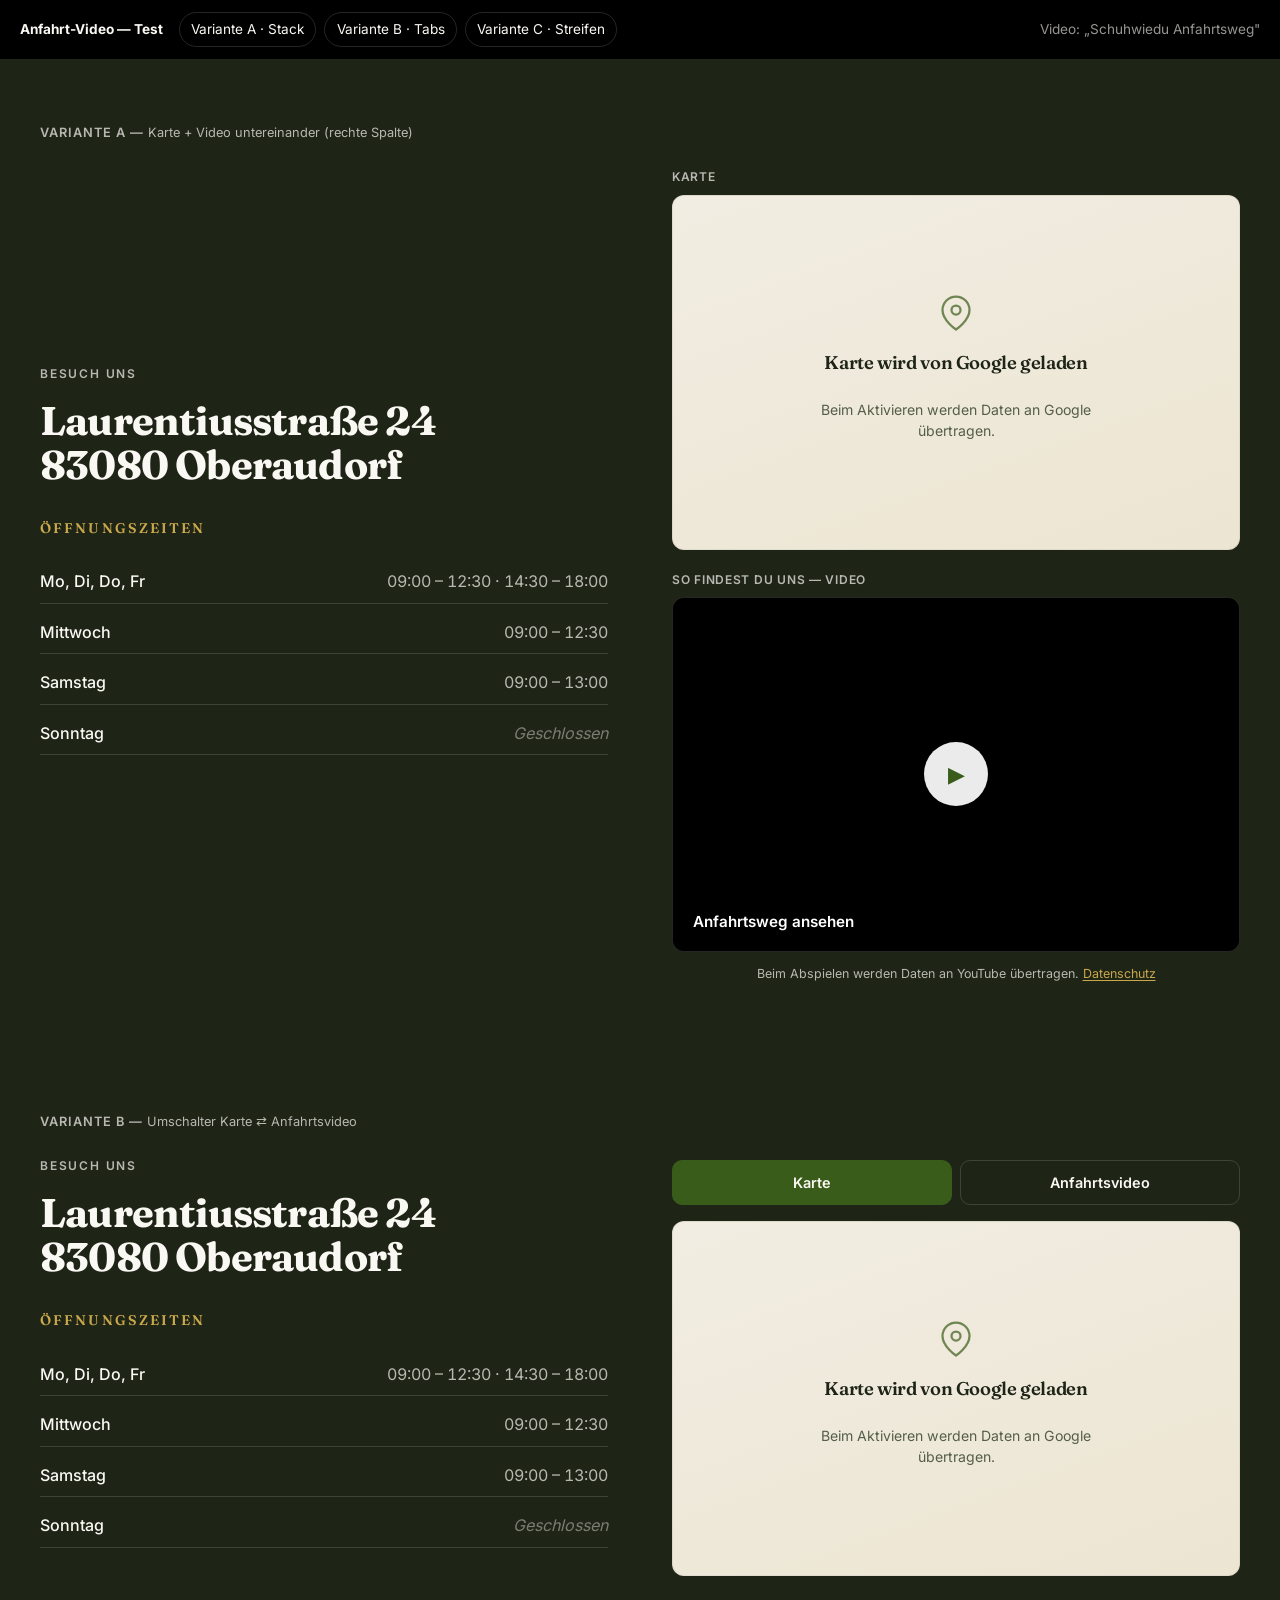
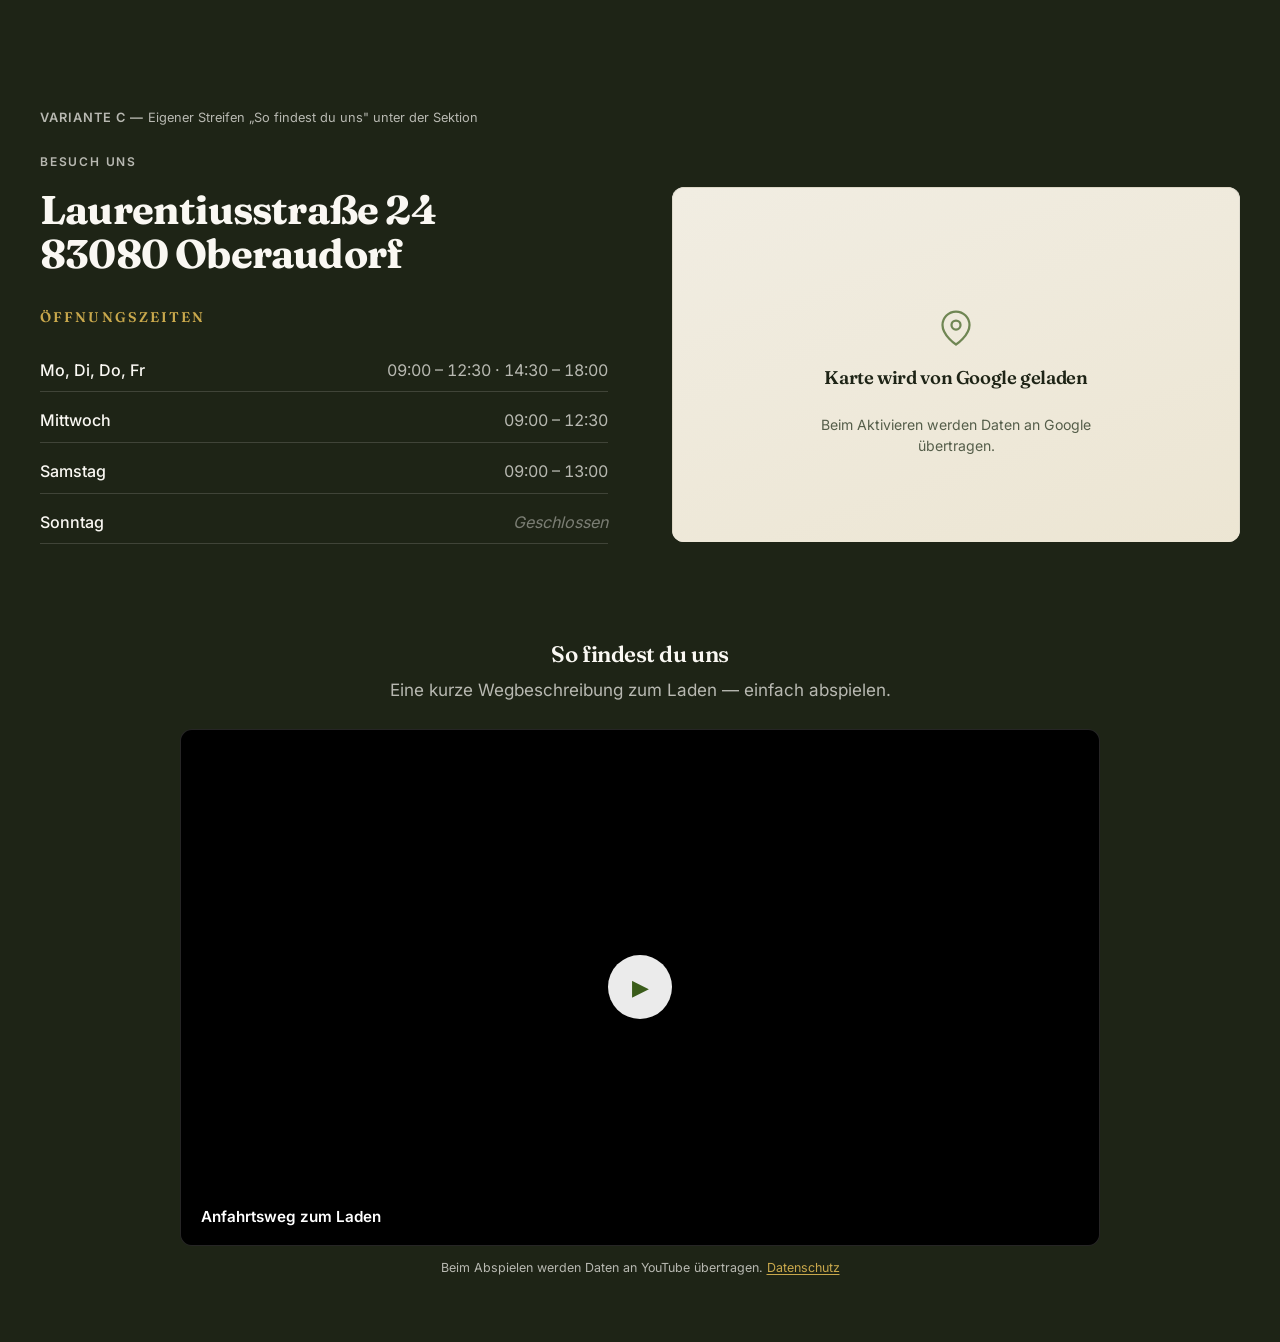
<file: design-vorschau/anfahrt-test.html>
<!DOCTYPE html>
<html lang="de">
<head>
<meta charset="UTF-8">
<meta name="viewport" content="width=device-width, initial-scale=1.0">
<title>Anfahrt-Video — Varianten-Vergleich</title>
<link rel="stylesheet" href="../fonts/fonts.css">
<link rel="stylesheet" href="../style.css">
<style>
  /* ===== Nur für diese Testseite ===== */
  .tv-topbar {
    position: sticky; top: 0; z-index: 50;
    display: flex; gap: .5rem; flex-wrap: wrap; align-items: center;
    padding: .75rem 1.25rem; background: #000; color: var(--c-text-light);
    font-family: var(--font-sans); font-size: .85rem;
  }
  .tv-topbar strong { margin-right: .5rem; }
  .tv-topbar a {
    color: var(--c-text-light); text-decoration: none;
    padding: .35rem .7rem; border: 1px solid var(--c-line-light); border-radius: 999px;
  }
  .tv-topbar a:hover { background: rgba(255,255,255,.08); }
  .tv-label {
    font-family: var(--font-sans); font-size: .8rem; font-weight: 600;
    letter-spacing: .08em; text-transform: uppercase; color: var(--c-gold);
    margin-bottom: var(--space-6);
  }
  .tv-label span { color: var(--c-text-light-muted); font-weight: 400; text-transform: none; letter-spacing: 0; }

  /* ===== Video-Facade (Klick zum Laden) ===== */
  .vfacade {
    position: relative; display: block; width: 100%;
    aspect-ratio: 16 / 10; border: 1px solid var(--c-line-light); border-radius: var(--radius-lg);
    overflow: hidden; cursor: pointer; padding: 0; background: #000;
    background-image: var(--thumb); background-size: cover; background-position: center;
  }
  .vfacade::after {
    content: ""; position: absolute; inset: 0;
    background: linear-gradient(180deg, rgba(0,0,0,.15) 0%, rgba(0,0,0,.55) 100%);
  }
  .vfacade-play {
    position: absolute; top: 50%; left: 50%; transform: translate(-50%,-50%);
    width: 64px; height: 64px; border-radius: 999px;
    background: rgba(255,255,255,.92); color: var(--c-primary);
    display: grid; place-items: center; font-size: 1.4rem; z-index: 2;
    transition: transform .2s var(--ease), background .2s var(--ease);
  }
  .vfacade:hover .vfacade-play { transform: translate(-50%,-50%) scale(1.08); background: #fff; }
  .vfacade-label {
    position: absolute; left: 0; right: 0; bottom: 0; z-index: 2;
    padding: var(--space-4) var(--space-5);
    font-family: var(--font-sans); font-weight: 600; font-size: .95rem;
    color: #fff; text-align: left;
  }
  .vembed { aspect-ratio: 16 / 10; border-radius: var(--radius-lg); overflow: hidden; }
  .vembed iframe { width: 100%; height: 100%; border: 0; display: block; }
  .video-note {
    font-size: .78rem; color: var(--c-text-light-muted); margin-top: var(--space-3); text-align: center;
  }
  .video-note a { color: var(--c-gold); text-decoration: underline; text-underline-offset: 2px; }

  /* ===== Variante A — Stack (Karte + Video untereinander) ===== */
  .visit-stack { display: flex; flex-direction: column; gap: var(--space-5); }
  .visit-stack .map-consent { min-height: 0; aspect-ratio: 16 / 10; }
  .map-tile-label, .video-tile-label {
    font-family: var(--font-sans); font-size: .75rem; font-weight: 600; letter-spacing: .06em;
    text-transform: uppercase; color: var(--c-gold); margin-bottom: var(--space-2);
  }

  /* ===== Variante B — Tabs ===== */
  .visit-tabs-btns { display: flex; gap: var(--space-2); margin-bottom: var(--space-4); }
  .visit-tab-btn {
    flex: 1; padding: .6rem 1rem; border-radius: var(--radius-btn);
    border: 1px solid var(--c-line-light); background: transparent; color: var(--c-text-light);
    font-family: var(--font-sans); font-weight: 600; font-size: .9rem; cursor: pointer;
    transition: background .2s var(--ease), border-color .2s var(--ease);
  }
  .visit-tab-btn[aria-selected="true"] { background: var(--c-primary); border-color: var(--c-primary); }
  .visit-panel[hidden] { display: none; }

  /* ===== Variante C — Streifen unten ===== */
  .visit-strip { max-width: 920px; margin: var(--space-16) auto 0; text-align: center; }
  .visit-strip .vfacade, .visit-strip .vembed { aspect-ratio: 16 / 9; }
  .visit-strip h3 { font-family: var(--font-serif); color: var(--c-text-light); font-size: 1.4rem; margin-bottom: var(--space-2); }
  .visit-strip .lead { color: var(--c-text-light-muted); font-family: var(--font-sans); margin-bottom: var(--space-6); }
</style>
</head>
<body>

<div class="tv-topbar">
  <strong>Anfahrt-Video — Test</strong>
  <a href="#va">Variante A · Stack</a>
  <a href="#vb">Variante B · Tabs</a>
  <a href="#vc">Variante C · Streifen</a>
  <span style="margin-left:auto;opacity:.6">Video: „Schuhwiedu Anfahrtsweg"</span>
</div>

<!-- ============ VARIANTE A — Karte + Video gestapelt ============ -->
<section class="section section-dark" id="va">
  <div class="section-inner">
    <p class="tv-label">Variante A — <span>Karte + Video untereinander (rechte Spalte)</span></p>
  </div>
  <div class="section-inner split">
    <div class="split-text">
      <p class="eyebrow eyebrow-light">Besuch uns</p>
      <h2 class="section-title">Laurentiusstraße 24<br>83080 Oberaudorf</h2>
      <div class="hours">
        <h3>Öffnungszeiten</h3>
        <dl>
          <div><dt>Mo, Di, Do, Fr</dt><dd>09:00 – 12:30 · 14:30 – 18:00</dd></div>
          <div><dt>Mittwoch</dt><dd>09:00 – 12:30</dd></div>
          <div><dt>Samstag</dt><dd>09:00 – 13:00</dd></div>
          <div><dt>Sonntag</dt><dd class="closed">Geschlossen</dd></div>
        </dl>
      </div>
    </div>

    <div class="visit-stack">
      <div>
        <p class="map-tile-label">Karte</p>
        <div class="map-consent" style="aspect-ratio:16/10;min-height:0">
          <div class="map-consent-inner">
            <svg viewBox="0 0 24 24" fill="none" stroke="currentColor" stroke-width="1.5" stroke-linecap="round" stroke-linejoin="round"><path d="M21 10c0 7-9 13-9 13s-9-6-9-13a9 9 0 0 1 18 0z"/><circle cx="12" cy="10" r="3"/></svg>
            <h3>Karte wird von Google geladen</h3>
            <p>Beim Aktivieren werden Daten an Google übertragen.</p>
          </div>
        </div>
      </div>
      <div>
        <p class="video-tile-label">So findest du uns — Video</p>
        <button class="vfacade" data-id="yYuTLBpKYrM" style="--thumb:url('https://i.ytimg.com/vi/yYuTLBpKYrM/hqdefault.jpg')">
          <span class="vfacade-play">▶</span>
          <span class="vfacade-label">Anfahrtsweg ansehen</span>
        </button>
        <p class="video-note">Beim Abspielen werden Daten an YouTube übertragen. <a href="#">Datenschutz</a></p>
      </div>
    </div>
  </div>
</section>

<!-- ============ VARIANTE B — Tabs ============ -->
<section class="section section-dark" id="vb">
  <div class="section-inner">
    <p class="tv-label">Variante B — <span>Umschalter Karte ⇄ Anfahrtsvideo</span></p>
  </div>
  <div class="section-inner split">
    <div class="split-text">
      <p class="eyebrow eyebrow-light">Besuch uns</p>
      <h2 class="section-title">Laurentiusstraße 24<br>83080 Oberaudorf</h2>
      <div class="hours">
        <h3>Öffnungszeiten</h3>
        <dl>
          <div><dt>Mo, Di, Do, Fr</dt><dd>09:00 – 12:30 · 14:30 – 18:00</dd></div>
          <div><dt>Mittwoch</dt><dd>09:00 – 12:30</dd></div>
          <div><dt>Samstag</dt><dd>09:00 – 13:00</dd></div>
          <div><dt>Sonntag</dt><dd class="closed">Geschlossen</dd></div>
        </dl>
      </div>
    </div>

    <div class="visit-tabs">
      <div class="visit-tabs-btns" role="tablist">
        <button class="visit-tab-btn" role="tab" aria-selected="true" data-panel="pmap">Karte</button>
        <button class="visit-tab-btn" role="tab" aria-selected="false" data-panel="pvid">Anfahrtsvideo</button>
      </div>
      <div class="visit-panel" id="pmap">
        <div class="map-consent" style="aspect-ratio:16/10;min-height:0">
          <div class="map-consent-inner">
            <svg viewBox="0 0 24 24" fill="none" stroke="currentColor" stroke-width="1.5" stroke-linecap="round" stroke-linejoin="round"><path d="M21 10c0 7-9 13-9 13s-9-6-9-13a9 9 0 0 1 18 0z"/><circle cx="12" cy="10" r="3"/></svg>
            <h3>Karte wird von Google geladen</h3>
            <p>Beim Aktivieren werden Daten an Google übertragen.</p>
          </div>
        </div>
      </div>
      <div class="visit-panel" id="pvid" hidden>
        <button class="vfacade" data-id="yYuTLBpKYrM" style="--thumb:url('https://i.ytimg.com/vi/yYuTLBpKYrM/hqdefault.jpg')">
          <span class="vfacade-play">▶</span>
          <span class="vfacade-label">So findest du uns — Anfahrtsweg</span>
        </button>
        <p class="video-note">Beim Abspielen werden Daten an YouTube übertragen. <a href="#">Datenschutz</a></p>
      </div>
    </div>
  </div>
</section>

<!-- ============ VARIANTE C — Streifen unten ============ -->
<section class="section section-dark" id="vc">
  <div class="section-inner">
    <p class="tv-label">Variante C — <span>Eigener Streifen „So findest du uns" unter der Sektion</span></p>
  </div>
  <div class="section-inner split">
    <div class="split-text">
      <p class="eyebrow eyebrow-light">Besuch uns</p>
      <h2 class="section-title">Laurentiusstraße 24<br>83080 Oberaudorf</h2>
      <div class="hours">
        <h3>Öffnungszeiten</h3>
        <dl>
          <div><dt>Mo, Di, Do, Fr</dt><dd>09:00 – 12:30 · 14:30 – 18:00</dd></div>
          <div><dt>Mittwoch</dt><dd>09:00 – 12:30</dd></div>
          <div><dt>Samstag</dt><dd>09:00 – 13:00</dd></div>
          <div><dt>Sonntag</dt><dd class="closed">Geschlossen</dd></div>
        </dl>
      </div>
    </div>
    <div class="split-visual">
      <div class="map-consent">
        <div class="map-consent-inner">
          <svg viewBox="0 0 24 24" fill="none" stroke="currentColor" stroke-width="1.5" stroke-linecap="round" stroke-linejoin="round"><path d="M21 10c0 7-9 13-9 13s-9-6-9-13a9 9 0 0 1 18 0z"/><circle cx="12" cy="10" r="3"/></svg>
          <h3>Karte wird von Google geladen</h3>
          <p>Beim Aktivieren werden Daten an Google übertragen.</p>
        </div>
      </div>
    </div>
  </div>

  <div class="section-inner">
    <div class="visit-strip">
      <h3>So findest du uns</h3>
      <p class="lead">Eine kurze Wegbeschreibung zum Laden — einfach abspielen.</p>
      <button class="vfacade" data-id="yYuTLBpKYrM" style="--thumb:url('https://i.ytimg.com/vi/yYuTLBpKYrM/hqdefault.jpg')">
        <span class="vfacade-play">▶</span>
        <span class="vfacade-label">Anfahrtsweg zum Laden</span>
      </button>
      <p class="video-note">Beim Abspielen werden Daten an YouTube übertragen. <a href="#">Datenschutz</a></p>
    </div>
  </div>
</section>

<script>
  document.addEventListener('click', (e) => {
    const f = e.target.closest('.vfacade');
    if (f) {
      const id = f.dataset.id;
      const wrap = document.createElement('div');
      wrap.className = 'vembed';
      wrap.innerHTML = '<iframe src="https://www.youtube-nocookie.com/embed/' + id + '?autoplay=1&rel=0" title="Anfahrtsweg" allow="accelerometer; autoplay; clipboard-write; encrypted-media; gyroscope; picture-in-picture" allowfullscreen></iframe>';
      f.replaceWith(wrap);
      return;
    }
    const tab = e.target.closest('.visit-tab-btn');
    if (tab) {
      const box = tab.closest('.visit-tabs');
      box.querySelectorAll('.visit-tab-btn').forEach(b => b.setAttribute('aria-selected', b === tab ? 'true' : 'false'));
      box.querySelectorAll('.visit-panel').forEach(p => p.hidden = (p.id !== tab.dataset.panel));
    }
  });
</script>
</body>
</html>
</file>
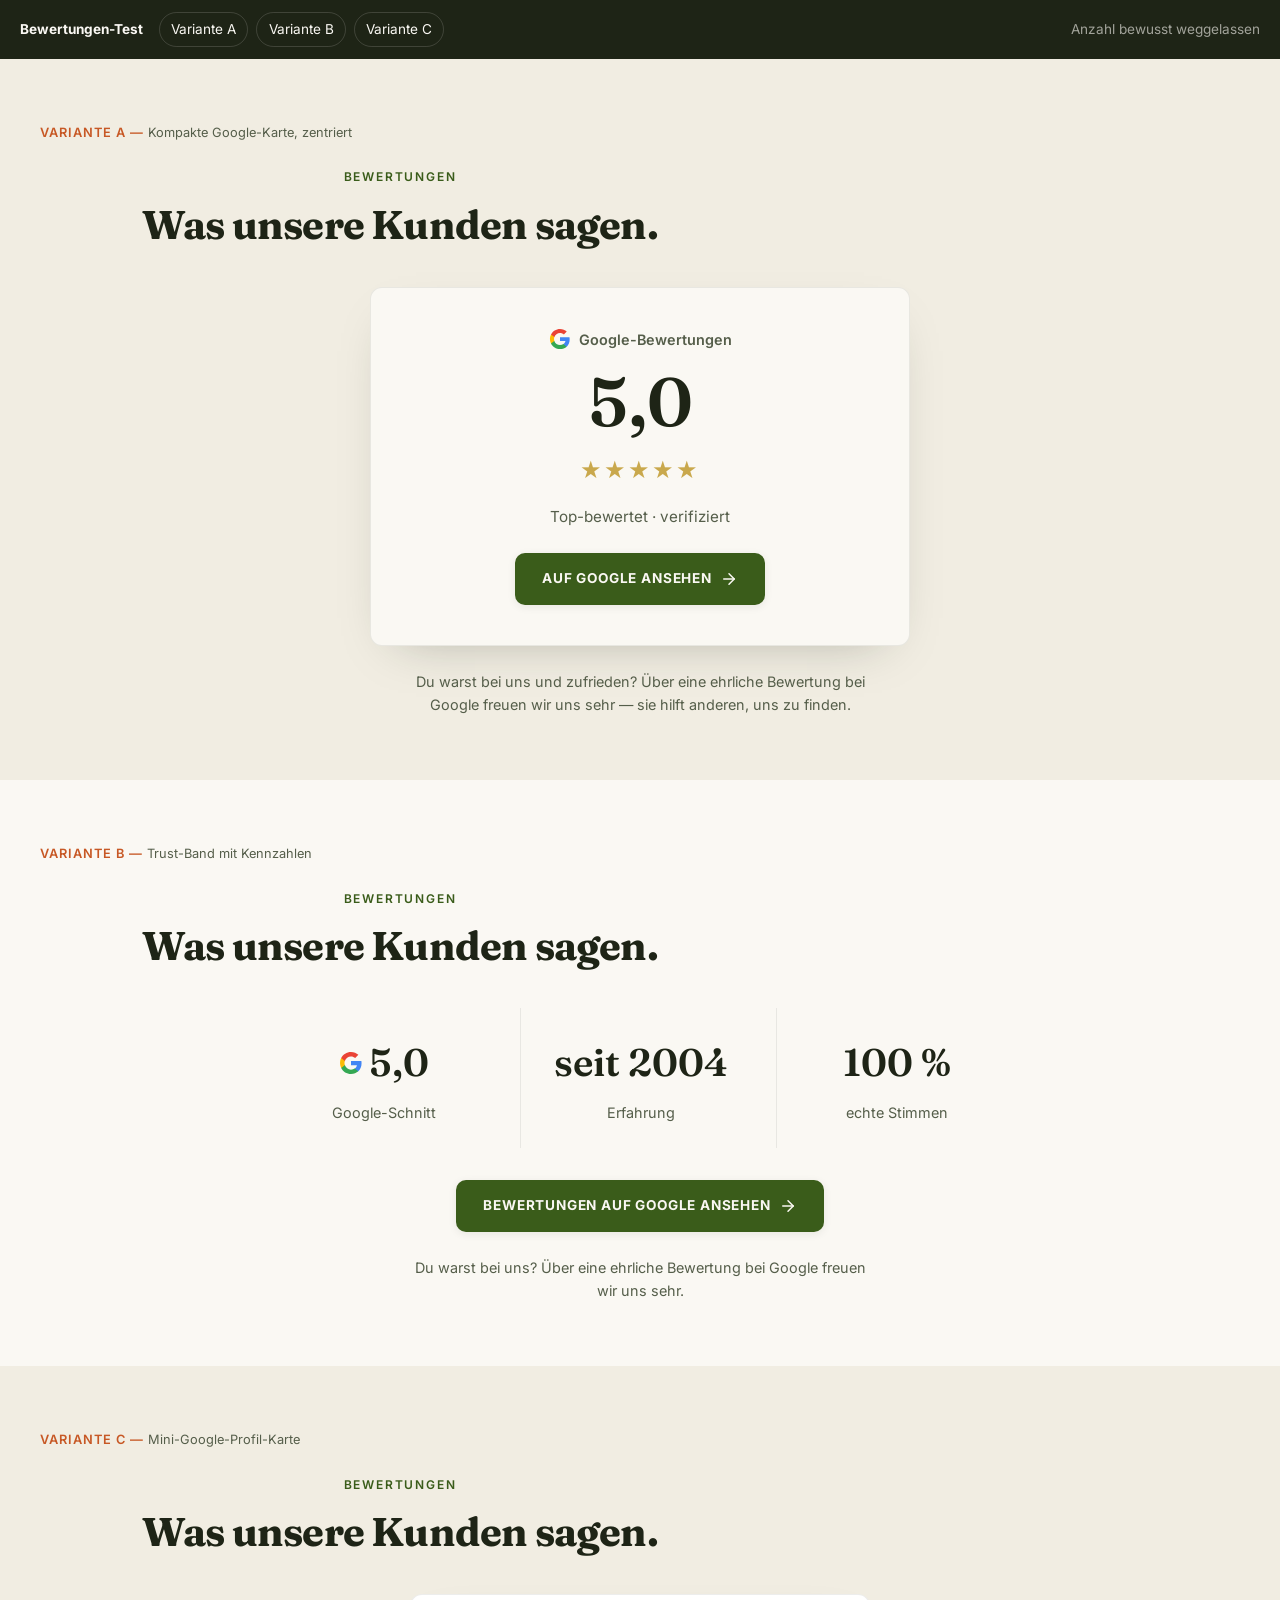
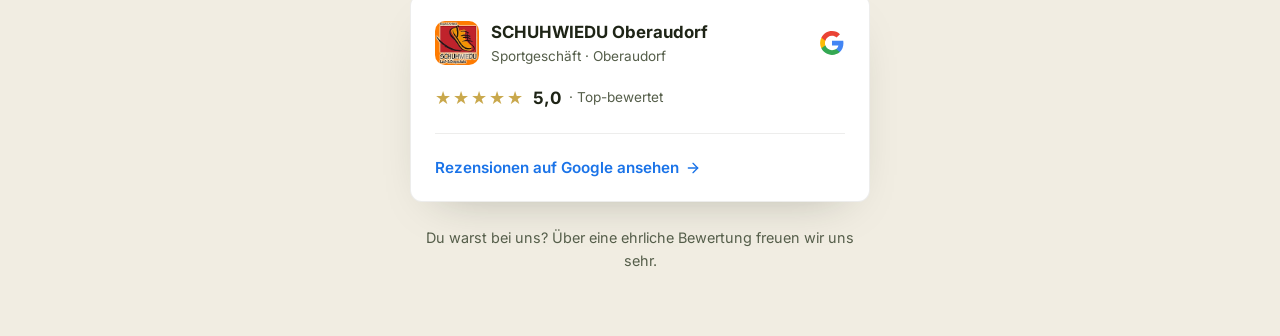
<file: design-vorschau/bewertungen-test.html>
<!DOCTYPE html>
<html lang="de">
<head>
<meta charset="UTF-8">
<meta name="viewport" content="width=device-width, initial-scale=1.0">
<title>Bewertungen — Varianten-Vergleich</title>
<link rel="stylesheet" href="../fonts/fonts.css">
<link rel="stylesheet" href="../style.css">
<style>
  /* ===== Nur für diese Testseite ===== */
  .tv-topbar {
    position: sticky; top: 0; z-index: 50;
    display: flex; gap: .5rem; flex-wrap: wrap; align-items: center;
    padding: .75rem 1.25rem;
    background: var(--c-bg-dark); color: var(--c-text-light);
    font-family: var(--font-sans); font-size: .85rem;
  }
  .tv-topbar strong { margin-right: .5rem; }
  .tv-topbar a {
    color: var(--c-text-light); text-decoration: none;
    padding: .35rem .7rem; border: 1px solid var(--c-line-light); border-radius: 999px;
  }
  .tv-topbar a:hover { background: rgba(255,255,255,.08); }
  .tv-label {
    font-family: var(--font-sans); font-size: .8rem; font-weight: 600;
    letter-spacing: .08em; text-transform: uppercase; color: var(--c-accent);
    margin-bottom: var(--space-6);
  }
  .tv-label span { color: var(--c-text-muted); font-weight: 400; text-transform: none; letter-spacing: 0; }

  /* Google G + Sterne (geteilt) */
  .tv-g { width: 22px; height: 22px; flex: none; }
  .tv-stars { color: var(--c-gold); letter-spacing: 2px; }

  /* ===== Variante A — Kompakte Karte ===== */
  .tv-a-wrap { text-align: center; max-width: 540px; margin-inline: auto; }
  .tv-a-card {
    background: var(--c-bg); border: 1px solid var(--c-line); border-radius: var(--radius-lg);
    padding: var(--space-10) var(--space-8);
    box-shadow: 0 18px 50px -28px rgba(30,36,22,.35);
    display: flex; flex-direction: column; align-items: center; gap: var(--space-4);
  }
  .tv-a-head { display: inline-flex; align-items: center; gap: .5rem; color: var(--c-text-muted); font-family: var(--font-sans); font-size: .9rem; font-weight: 600; }
  .tv-a-score { font-family: var(--font-serif); font-size: clamp(3rem, 8vw, 4.25rem); line-height: 1; color: var(--c-text); }
  .tv-a-stars { font-size: 1.5rem; }
  .tv-a-meta { font-family: var(--font-sans); color: var(--c-text-muted); font-size: .95rem; }
  .tv-a-card .btn { margin-top: var(--space-2); }
  .tv-note { margin-top: var(--space-6); font-family: var(--font-sans); font-size: .9rem; color: var(--c-text-muted); max-width: 460px; margin-inline: auto; }

  /* ===== Variante B — Trust-Band ===== */
  .tv-b-band {
    display: flex; align-items: stretch; justify-content: center; flex-wrap: wrap;
    gap: var(--space-4); margin-bottom: var(--space-8);
  }
  .tv-b-stat { flex: 1 1 160px; max-width: 240px; text-align: center; padding: var(--space-6) var(--space-4); }
  .tv-b-stat + .tv-b-stat { border-left: 1px solid var(--c-line); }
  .tv-b-num { font-family: var(--font-serif); font-size: clamp(1.75rem, 4vw, 2.4rem); color: var(--c-text); display: inline-flex; align-items: center; gap: .4rem; }
  .tv-b-num .tv-g { width: 24px; height: 24px; }
  .tv-b-lbl { font-family: var(--font-sans); font-size: .9rem; color: var(--c-text-muted); margin-top: var(--space-2); }
  .tv-b-cta { text-align: center; }
  @media (max-width: 620px) { .tv-b-stat + .tv-b-stat { border-left: none; border-top: 1px solid var(--c-line); } }

  /* ===== Variante C — Mini-Google-Profil ===== */
  .tv-c-card {
    max-width: 460px; margin-inline: auto;
    background: #fff; border: 1px solid var(--c-line); border-radius: var(--radius-lg);
    box-shadow: 0 18px 50px -28px rgba(30,36,22,.35); overflow: hidden;
    font-family: var(--font-sans);
  }
  .tv-c-body { padding: var(--space-6) var(--space-6) var(--space-5); }
  .tv-c-head { display: flex; align-items: center; gap: .75rem; }
  .tv-c-logo { width: 44px; height: 44px; border-radius: 10px; object-fit: cover; flex: none; }
  .tv-c-name { font-weight: 700; color: var(--c-text); font-size: 1.05rem; }
  .tv-c-cat { font-size: .85rem; color: var(--c-text-muted); }
  .tv-c-rating { display: flex; align-items: center; gap: .5rem; margin-top: var(--space-4); }
  .tv-c-rating .tv-num { font-weight: 700; color: var(--c-text); }
  .tv-c-divider { height: 1px; background: var(--c-line); margin: var(--space-5) 0; }
  .tv-c-link {
    display: inline-flex; align-items: center; gap: .4rem;
    color: #1a73e8; font-weight: 600; text-decoration: none; font-size: .95rem;
  }
  .tv-c-link:hover { text-decoration: underline; }
</style>
</head>
<body>

<div class="tv-topbar">
  <strong>Bewertungen-Test</strong>
  <a href="#va">Variante A</a>
  <a href="#vb">Variante B</a>
  <a href="#vc">Variante C</a>
  <span style="margin-left:auto;opacity:.6">Anzahl bewusst weggelassen</span>
</div>

<!-- Google G als wiederverwendbares Symbol -->
<svg width="0" height="0" style="position:absolute" aria-hidden="true">
  <symbol id="googleG" viewBox="0 0 24 24">
    <path d="M22.56 12.25c0-.78-.07-1.53-.2-2.25H12v4.26h5.92c-.26 1.37-1.04 2.53-2.21 3.31v2.77h3.57c2.08-1.92 3.28-4.74 3.28-8.09z" fill="#4285F4"/>
    <path d="M12 23c2.97 0 5.46-.98 7.28-2.66l-3.57-2.77c-.98.66-2.23 1.06-3.71 1.06-2.86 0-5.29-1.93-6.16-4.53H2.18v2.84C3.99 20.53 7.7 23 12 23z" fill="#34A853"/>
    <path d="M5.84 14.09c-.22-.66-.35-1.36-.35-2.09s.13-1.43.35-2.09V7.07H2.18C1.43 8.55 1 10.22 1 12s.43 3.45 1.18 4.93l2.85-2.22.81-.62z" fill="#FBBC05"/>
    <path d="M12 5.38c1.62 0 3.06.56 4.21 1.64l3.15-3.15C17.45 2.09 14.97 1 12 1 7.7 1 3.99 3.47 2.18 7.07l3.66 2.84c.87-2.6 3.3-4.53 6.16-4.53z" fill="#EA4335"/>
  </symbol>
</svg>

<!-- ============ VARIANTE A ============ -->
<section class="section section-alt" id="va">
  <div class="section-inner">
    <p class="tv-label">Variante A — <span>Kompakte Google-Karte, zentriert</span></p>
    <div class="section-head" style="text-align:center">
      <p class="eyebrow">Bewertungen</p>
      <h2 class="section-title">Was unsere Kunden sagen.</h2>
    </div>

    <div class="tv-a-wrap">
      <div class="tv-a-card">
        <span class="tv-a-head"><svg class="tv-g"><use href="#googleG"/></svg> Google-Bewertungen</span>
        <span class="tv-a-score">5,0</span>
        <span class="tv-a-stars tv-stars">★★★★★</span>
        <span class="tv-a-meta">Top-bewertet · verifiziert</span>
        <a class="btn btn-primary" href="https://www.google.com/search?q=Schuhwiedu+Oberaudorf" target="_blank" rel="noopener noreferrer">
          Auf Google ansehen
          <svg class="icon-arrow" viewBox="0 0 24 24" fill="none" stroke="currentColor" stroke-width="2" stroke-linecap="round" stroke-linejoin="round"><line x1="5" y1="12" x2="19" y2="12"/><polyline points="12 5 19 12 12 19"/></svg>
        </a>
      </div>
      <p class="tv-note">Du warst bei uns und zufrieden? Über eine ehrliche Bewertung bei Google freuen wir uns sehr — sie hilft anderen, uns zu finden.</p>
    </div>
  </div>
</section>

<!-- ============ VARIANTE B ============ -->
<section class="section" id="vb">
  <div class="section-inner">
    <p class="tv-label">Variante B — <span>Trust-Band mit Kennzahlen</span></p>
    <div class="section-head" style="text-align:center">
      <p class="eyebrow">Bewertungen</p>
      <h2 class="section-title">Was unsere Kunden sagen.</h2>
    </div>

    <div class="tv-b-band">
      <div class="tv-b-stat">
        <div class="tv-b-num"><svg class="tv-g"><use href="#googleG"/></svg> 5,0</div>
        <div class="tv-b-lbl">Google-Schnitt</div>
      </div>
      <div class="tv-b-stat">
        <div class="tv-b-num">seit 2004</div>
        <div class="tv-b-lbl">Erfahrung</div>
      </div>
      <div class="tv-b-stat">
        <div class="tv-b-num">100 %</div>
        <div class="tv-b-lbl">echte Stimmen</div>
      </div>
    </div>

    <div class="tv-b-cta">
      <a class="btn btn-primary" href="https://www.google.com/search?q=Schuhwiedu+Oberaudorf" target="_blank" rel="noopener noreferrer">
        Bewertungen auf Google ansehen
        <svg class="icon-arrow" viewBox="0 0 24 24" fill="none" stroke="currentColor" stroke-width="2" stroke-linecap="round" stroke-linejoin="round"><line x1="5" y1="12" x2="19" y2="12"/><polyline points="12 5 19 12 12 19"/></svg>
      </a>
      <p class="tv-note">Du warst bei uns? Über eine ehrliche Bewertung bei Google freuen wir uns sehr.</p>
    </div>
  </div>
</section>

<!-- ============ VARIANTE C ============ -->
<section class="section section-alt" id="vc">
  <div class="section-inner">
    <p class="tv-label">Variante C — <span>Mini-Google-Profil-Karte</span></p>
    <div class="section-head" style="text-align:center">
      <p class="eyebrow">Bewertungen</p>
      <h2 class="section-title">Was unsere Kunden sagen.</h2>
    </div>

    <div class="tv-c-card">
      <div class="tv-c-body">
        <div class="tv-c-head">
          <img class="tv-c-logo" src="../images/image1.jpeg" alt="SCHUHWIEDU Logo">
          <div>
            <div class="tv-c-name">SCHUHWIEDU Oberaudorf</div>
            <div class="tv-c-cat">Sportgeschäft · Oberaudorf</div>
          </div>
          <svg class="tv-g" style="width:26px;height:26px;margin-left:auto"><use href="#googleG"/></svg>
        </div>
        <div class="tv-c-rating">
          <span class="tv-stars" style="font-size:1.15rem">★★★★★</span>
          <span class="tv-num">5,0</span>
          <span class="tv-c-cat">· Top-bewertet</span>
        </div>
        <div class="tv-c-divider"></div>
        <a class="tv-c-link" href="https://www.google.com/search?q=Schuhwiedu+Oberaudorf" target="_blank" rel="noopener noreferrer">
          Rezensionen auf Google ansehen
          <svg width="16" height="16" viewBox="0 0 24 24" fill="none" stroke="currentColor" stroke-width="2" stroke-linecap="round" stroke-linejoin="round"><line x1="5" y1="12" x2="19" y2="12"/><polyline points="12 5 19 12 12 19"/></svg>
        </a>
      </div>
    </div>
    <p class="tv-note" style="text-align:center">Du warst bei uns? Über eine ehrliche Bewertung freuen wir uns sehr.</p>
  </div>
</section>

</body>
</html>
</file>
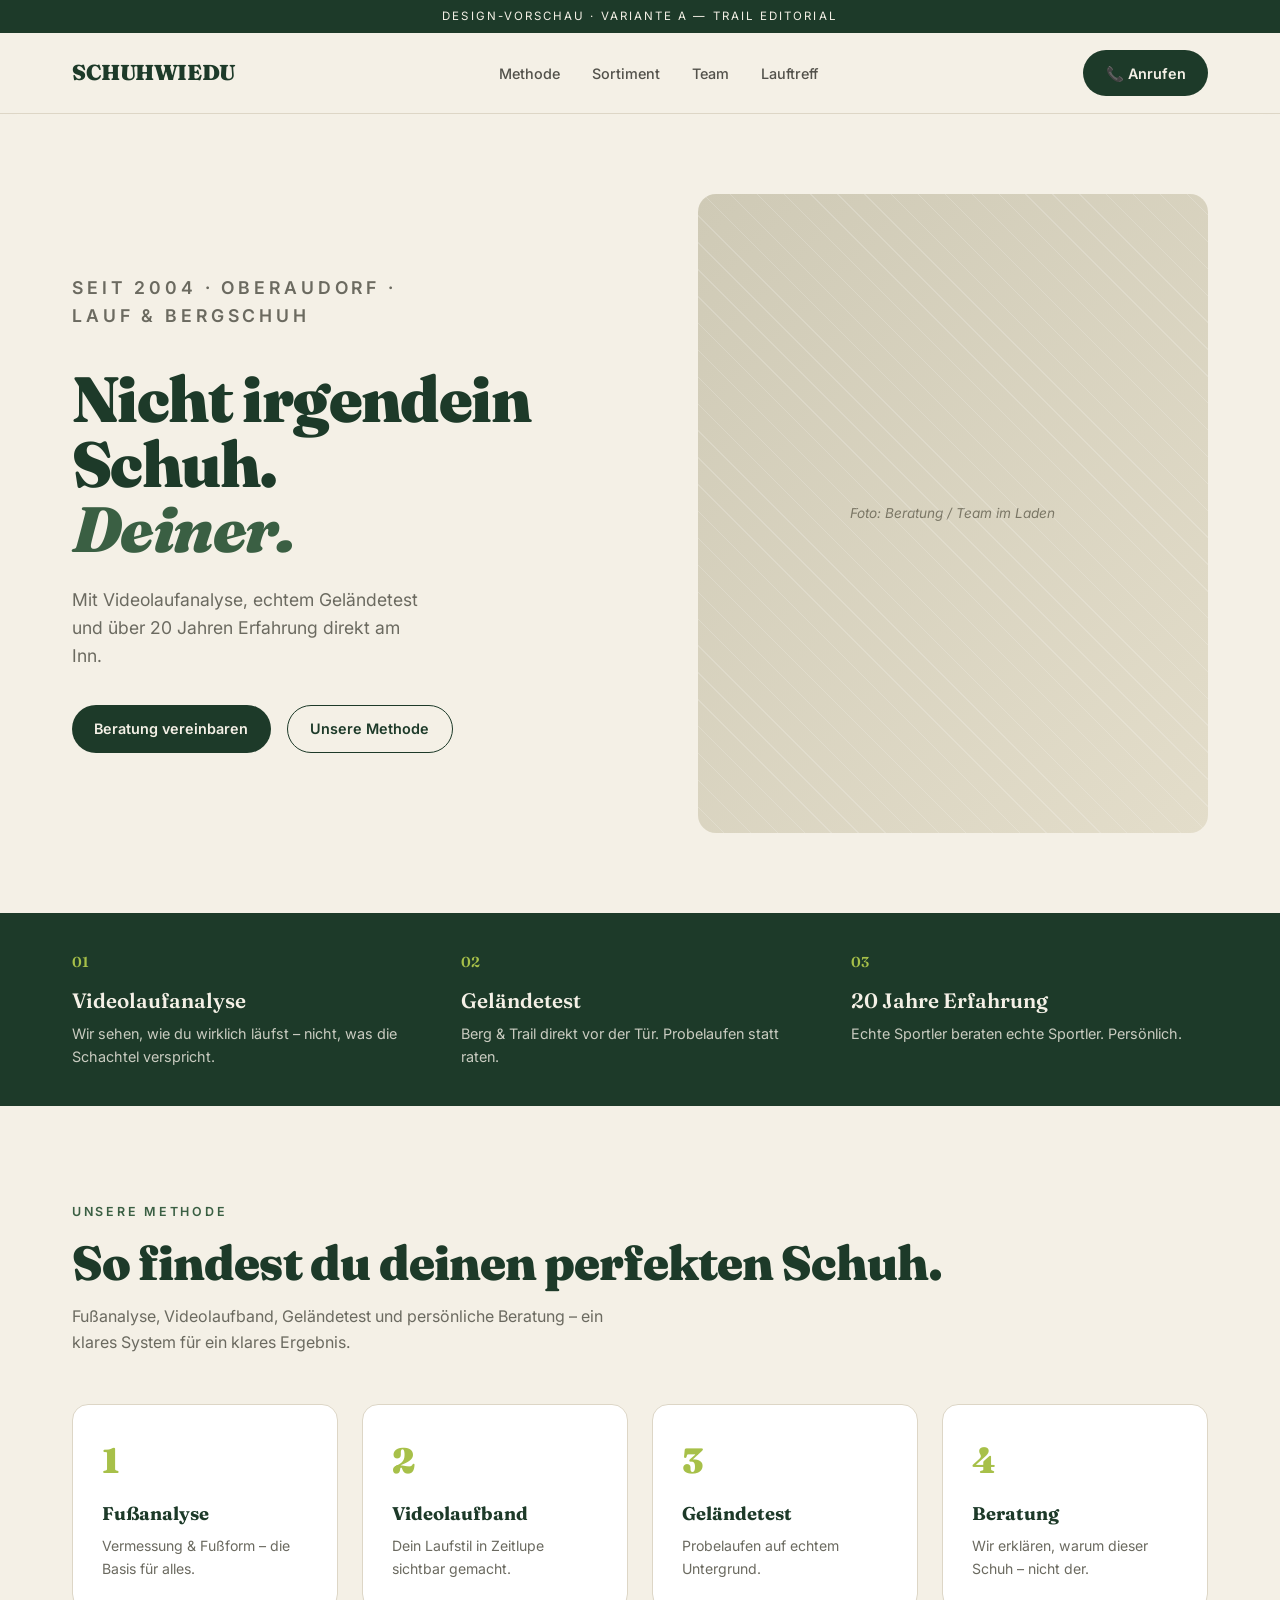
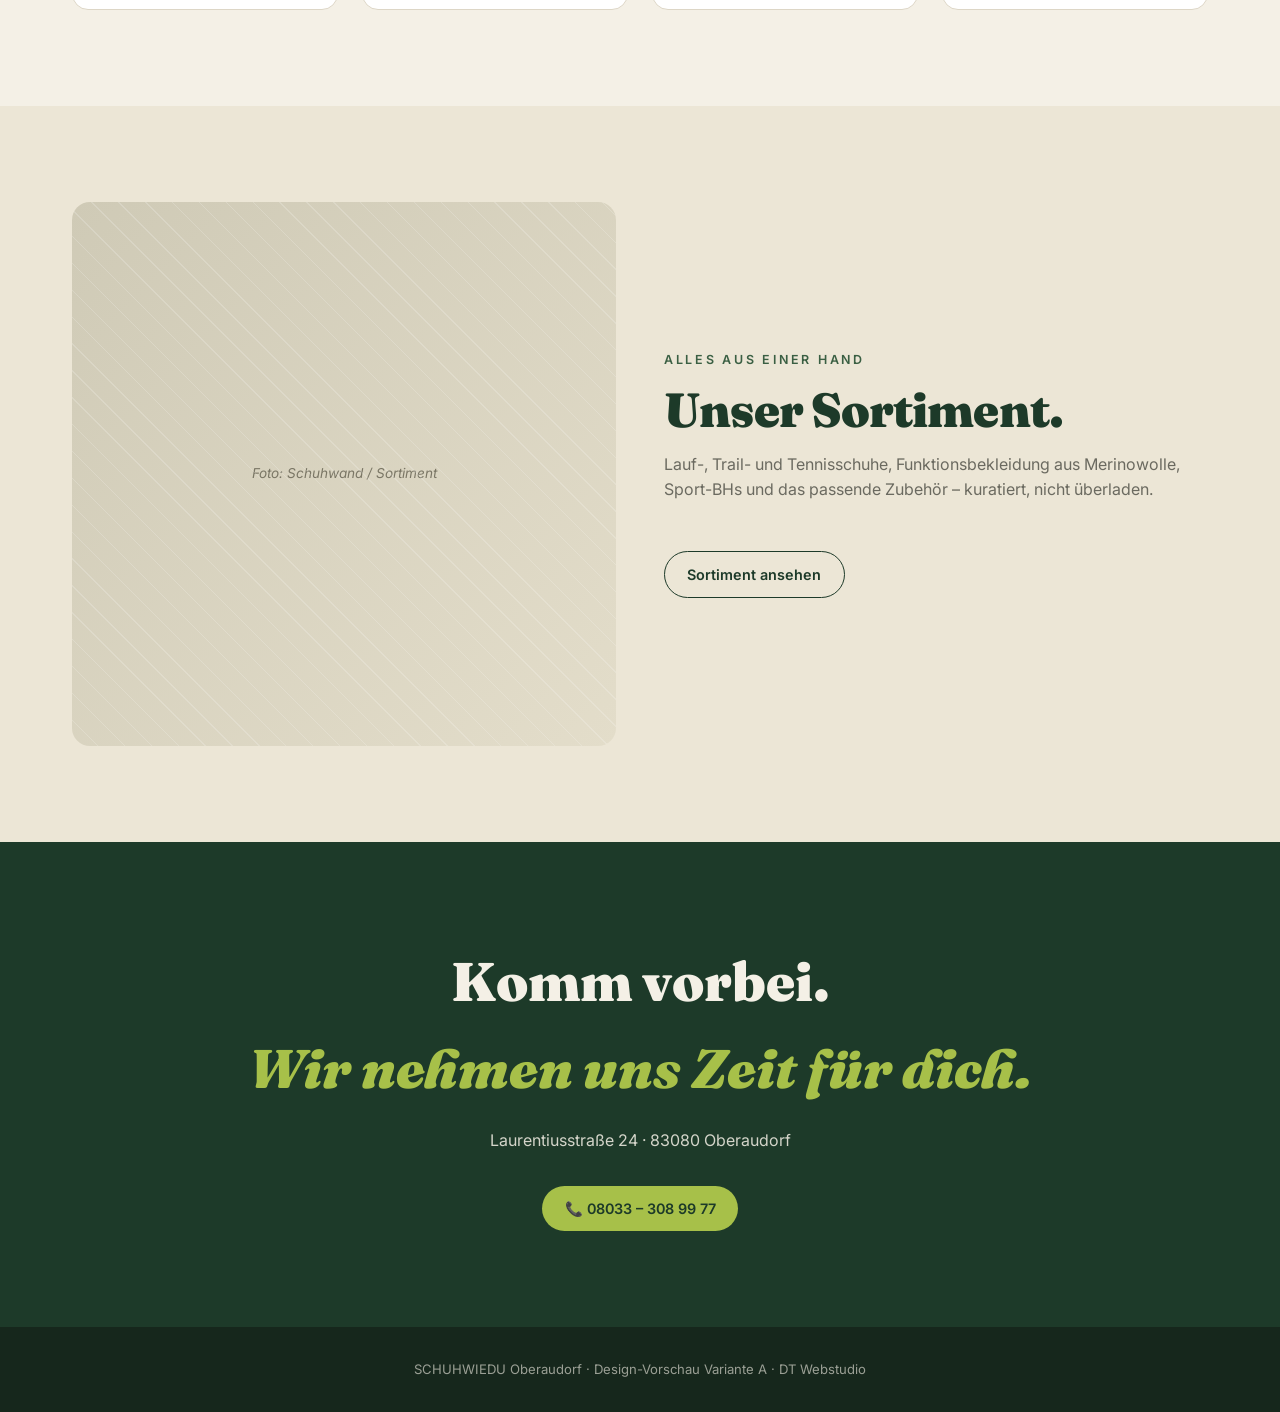
<file: design-vorschau/variante-a-trail-editorial.html>
<!DOCTYPE html>
<html lang="de">
<head>
<meta charset="UTF-8">
<meta name="viewport" content="width=device-width, initial-scale=1.0">
<title>Variante A · Trail Editorial · SCHUHWIEDU</title>
<link rel="preconnect" href="https://fonts.googleapis.com">
<link rel="preconnect" href="https://fonts.gstatic.com" crossorigin>
<link href="https://fonts.googleapis.com/css2?family=Fraunces:opsz,wght@9..144,400;9..144,600;9..144,900&family=Inter:wght@400;500;600&display=swap" rel="stylesheet">
<style>
  :root{
    --paper:#F4F0E6; --forest:#1d3a29; --green:#3a5f43; --lime:#a7c049;
    --ink:#2a2a24; --muted:#6b6a60; --line:#ddd6c6;
  }
  *{margin:0;padding:0;box-sizing:border-box}
  body{font-family:'Inter',sans-serif;background:var(--paper);color:var(--ink);line-height:1.6}
  .ribbon{background:var(--forest);color:var(--paper);text-align:center;font-size:.72rem;letter-spacing:.18em;text-transform:uppercase;padding:.45rem}
  header{position:sticky;top:0;z-index:50;background:rgba(244,240,230,.9);backdrop-filter:blur(10px);border-bottom:1px solid var(--line)}
  nav{max-width:1200px;margin:0 auto;display:flex;align-items:center;justify-content:space-between;padding:1.1rem 2rem}
  .logo{font-family:'Fraunces',serif;font-weight:900;font-size:1.35rem;letter-spacing:-.02em;color:var(--forest)}
  .navlinks{display:flex;gap:2rem;font-size:.9rem;font-weight:500}
  .navlinks a{color:var(--ink);text-decoration:none;opacity:.8}
  .navlinks a:hover{opacity:1;color:var(--green)}
  .btn{font-family:'Inter';font-weight:600;font-size:.9rem;padding:.7rem 1.4rem;border-radius:100px;border:none;cursor:pointer;text-decoration:none;display:inline-flex;align-items:center;gap:.4rem;transition:.2s}
  .btn-primary{background:var(--forest);color:var(--paper)}
  .btn-primary:hover{background:var(--green);transform:translateY(-2px)}
  .btn-outline{background:transparent;color:var(--forest);border:1.5px solid var(--forest)}
  .btn-outline:hover{background:var(--forest);color:var(--paper)}
  /* HERO */
  .hero{max-width:1200px;margin:0 auto;padding:5rem 2rem;display:grid;grid-template-columns:1.1fr 1fr;gap:4rem;align-items:center}
  .eyebrow{font-size:.78rem;letter-spacing:.22em;text-transform:uppercase;color:var(--green);font-weight:600;margin-bottom:1.4rem}
  .hero h1{font-family:'Fraunces',serif;font-weight:900;font-size:clamp(2.6rem,5vw,4.2rem);line-height:1.02;letter-spacing:-.025em;color:var(--forest);margin-bottom:1.5rem}
  .hero h1 em{font-style:italic;color:var(--green)}
  .hero p{font-size:1.1rem;color:var(--muted);max-width:32ch;margin-bottom:2.2rem}
  .hero-actions{display:flex;gap:1rem;flex-wrap:wrap}
  .ph{background:linear-gradient(135deg,#cfcab6,#e3ddca);border-radius:18px;display:flex;align-items:center;justify-content:center;color:#7a7665;font-style:italic;font-size:.85rem;position:relative;overflow:hidden}
  .ph::after{content:"";position:absolute;inset:0;background:repeating-linear-gradient(45deg,transparent,transparent 18px,rgba(255,255,255,.18) 18px,rgba(255,255,255,.18) 19px)}
  .hero-img{aspect-ratio:4/5}
  /* USP strip */
  .usps{background:var(--forest);color:var(--paper)}
  .usps-inner{max-width:1200px;margin:0 auto;padding:2.4rem 2rem;display:grid;grid-template-columns:repeat(3,1fr);gap:2rem}
  .usp h3{font-family:'Fraunces',serif;font-size:1.3rem;margin-bottom:.3rem;font-weight:600}
  .usp p{font-size:.9rem;opacity:.8}
  .usp .num{font-family:'Fraunces',serif;font-size:.9rem;color:var(--lime);font-weight:600;margin-bottom:.6rem}
  /* Methode */
  section.block{max-width:1200px;margin:0 auto;padding:6rem 2rem}
  .label{font-size:.78rem;letter-spacing:.22em;text-transform:uppercase;color:var(--green);font-weight:600;margin-bottom:1rem}
  .h2{font-family:'Fraunces',serif;font-weight:900;font-size:clamp(2rem,4vw,3rem);color:var(--forest);letter-spacing:-.02em;line-height:1.05;margin-bottom:1rem}
  .sub{color:var(--muted);max-width:54ch;margin-bottom:3rem}
  .cards{display:grid;grid-template-columns:repeat(4,1fr);gap:1.5rem}
  .card{background:#fff;border:1px solid var(--line);border-radius:16px;padding:1.8rem;transition:.25s}
  .card:hover{transform:translateY(-4px);box-shadow:0 18px 40px rgba(29,58,41,.1)}
  .card .step{font-family:'Fraunces',serif;font-size:2.2rem;color:var(--lime);font-weight:900}
  .card h4{font-family:'Fraunces',serif;font-size:1.15rem;color:var(--forest);margin:.6rem 0 .4rem}
  .card p{font-size:.88rem;color:var(--muted)}
  /* Sortiment teaser */
  .sortiment{background:#ece6d6}
  .sort-inner{max-width:1200px;margin:0 auto;padding:6rem 2rem;display:grid;grid-template-columns:1fr 1fr;gap:3rem;align-items:center}
  .sort-img{aspect-ratio:1/1}
  /* CTA */
  .cta{background:var(--forest);color:var(--paper);text-align:center;padding:6rem 2rem}
  .cta h2{font-family:'Fraunces',serif;font-weight:900;font-size:clamp(2.2rem,5vw,3.4rem);margin-bottom:1rem}
  .cta h2 em{font-style:italic;color:var(--lime)}
  .cta p{opacity:.85;margin-bottom:2rem}
  .cta .btn-primary{background:var(--lime);color:var(--forest)}
  .cta .btn-primary:hover{background:#fff}
  footer{background:#16271c;color:rgba(244,240,230,.6);text-align:center;padding:2rem;font-size:.82rem}
  @media(max-width:860px){.hero,.sort-inner{grid-template-columns:1fr}.cards{grid-template-columns:1fr 1fr}.usps-inner{grid-template-columns:1fr}.navlinks{display:none}}
</style>
</head>
<body>
<div class="ribbon">Design-Vorschau · Variante A — Trail Editorial</div>
<header>
  <nav>
    <span class="logo">SCHUHWIEDU</span>
    <div class="navlinks"><a href="#">Methode</a><a href="#">Sortiment</a><a href="#">Team</a><a href="#">Lauftreff</a></div>
    <a href="#" class="btn btn-primary">📞 Anrufen</a>
  </nav>
</header>

<section class="hero">
  <div>
    <p class="eyebrow">Seit 2004 · Oberaudorf · Lauf &amp; Bergschuh</p>
    <h1>Nicht irgendein Schuh.<br><em>Deiner.</em></h1>
    <p>Mit Videolaufanalyse, echtem Geländetest und über 20 Jahren Erfahrung direkt am Inn.</p>
    <div class="hero-actions">
      <a href="#" class="btn btn-primary">Beratung vereinbaren</a>
      <a href="#" class="btn btn-outline">Unsere Methode</a>
    </div>
  </div>
  <div class="ph hero-img">Foto: Beratung / Team im Laden</div>
</section>

<div class="usps">
  <div class="usps-inner">
    <div class="usp"><div class="num">01</div><h3>Videolaufanalyse</h3><p>Wir sehen, wie du wirklich läufst – nicht, was die Schachtel verspricht.</p></div>
    <div class="usp"><div class="num">02</div><h3>Geländetest</h3><p>Berg & Trail direkt vor der Tür. Probelaufen statt raten.</p></div>
    <div class="usp"><div class="num">03</div><h3>20 Jahre Erfahrung</h3><p>Echte Sportler beraten echte Sportler. Persönlich.</p></div>
  </div>
</div>

<section class="block">
  <p class="label">Unsere Methode</p>
  <h2 class="h2">So findest du deinen perfekten Schuh.</h2>
  <p class="sub">Fußanalyse, Videolaufband, Geländetest und persönliche Beratung – ein klares System für ein klares Ergebnis.</p>
  <div class="cards">
    <div class="card"><div class="step">1</div><h4>Fußanalyse</h4><p>Vermessung & Fußform – die Basis für alles.</p></div>
    <div class="card"><div class="step">2</div><h4>Videolaufband</h4><p>Dein Laufstil in Zeitlupe sichtbar gemacht.</p></div>
    <div class="card"><div class="step">3</div><h4>Geländetest</h4><p>Probelaufen auf echtem Untergrund.</p></div>
    <div class="card"><div class="step">4</div><h4>Beratung</h4><p>Wir erklären, warum dieser Schuh – nicht der.</p></div>
  </div>
</section>

<div class="sortiment">
  <div class="sort-inner">
    <div class="ph sort-img">Foto: Schuhwand / Sortiment</div>
    <div>
      <p class="label">Alles aus einer Hand</p>
      <h2 class="h2">Unser Sortiment.</h2>
      <p class="sub">Lauf-, Trail- und Tennisschuhe, Funktionsbekleidung aus Merinowolle, Sport-BHs und das passende Zubehör – kuratiert, nicht überladen.</p>
      <a href="#" class="btn btn-outline">Sortiment ansehen</a>
    </div>
  </div>
</div>

<div class="cta">
  <h2>Komm vorbei.<br><em>Wir nehmen uns Zeit für dich.</em></h2>
  <p>Laurentiusstraße 24 · 83080 Oberaudorf</p>
  <a href="#" class="btn btn-primary">📞 08033 – 308 99 77</a>
</div>

<footer>SCHUHWIEDU Oberaudorf · Design-Vorschau Variante A · DT Webstudio</footer>
</body>
</html>
</file>
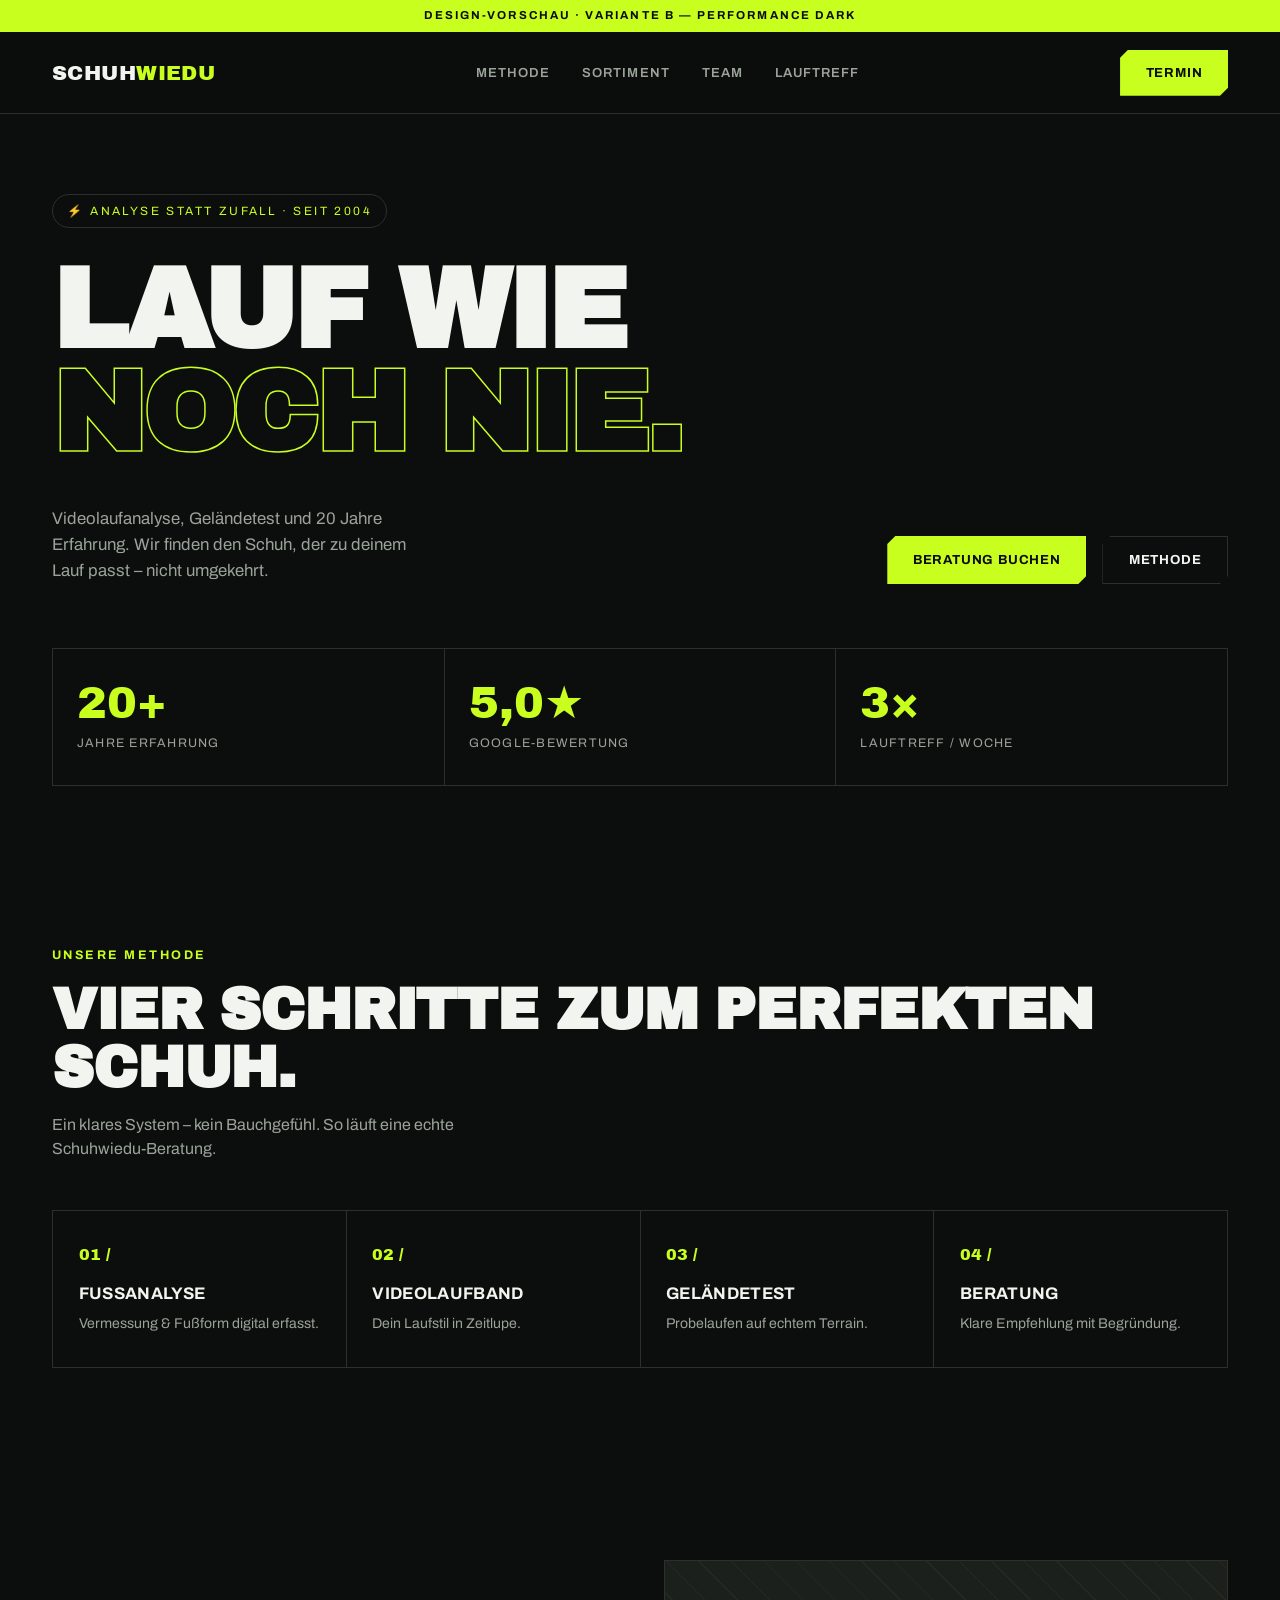
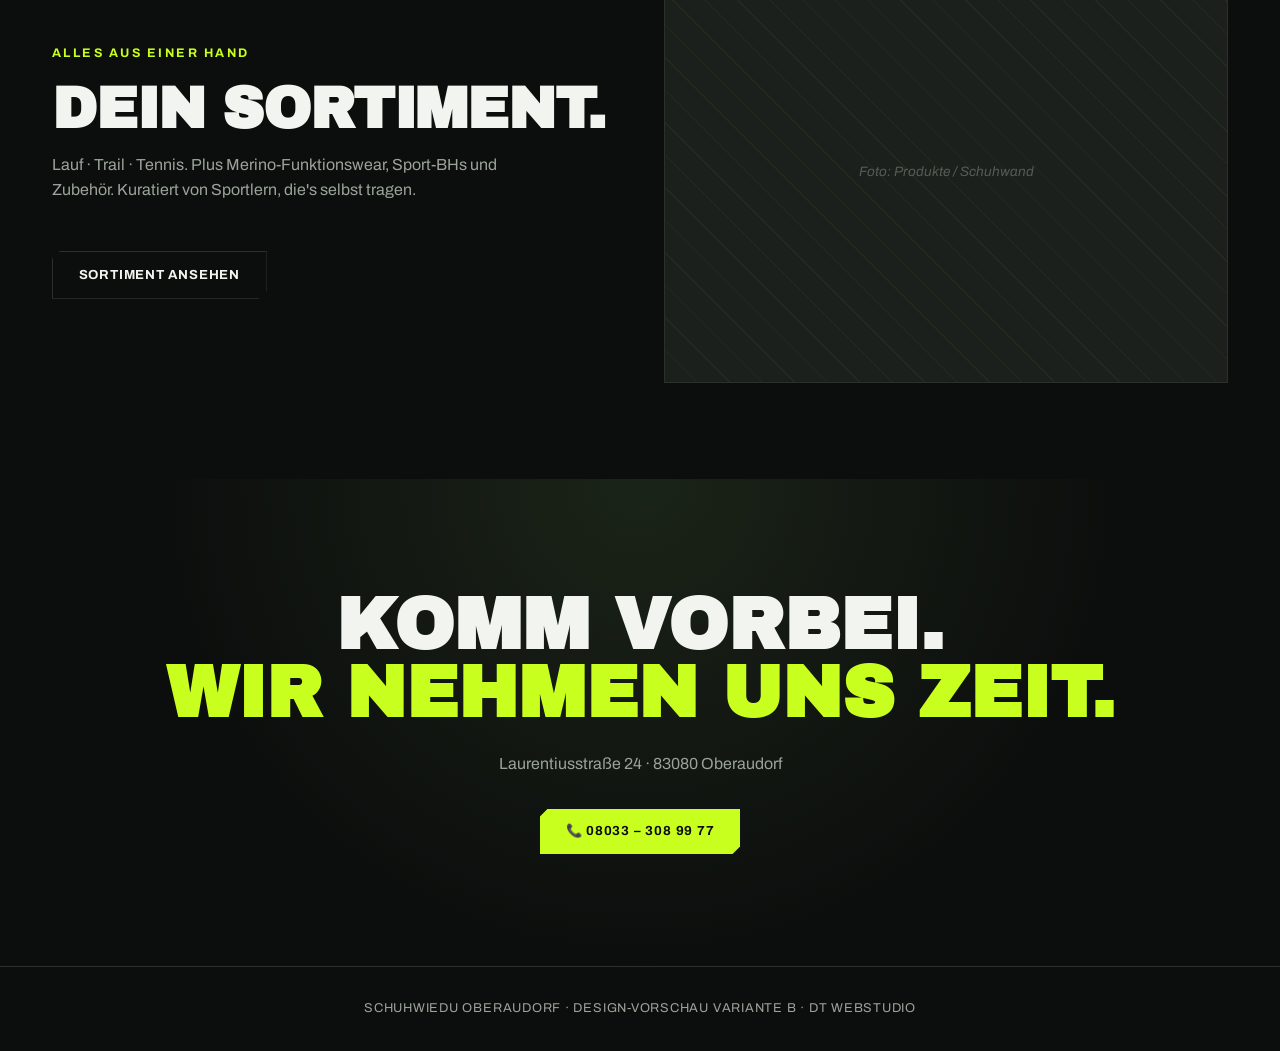
<file: design-vorschau/variante-b-performance-dark.html>
<!DOCTYPE html>
<html lang="de">
<head>
<meta charset="UTF-8">
<meta name="viewport" content="width=device-width, initial-scale=1.0">
<title>Variante B · Performance Dark · SCHUHWIEDU</title>
<link rel="preconnect" href="https://fonts.googleapis.com">
<link rel="preconnect" href="https://fonts.gstatic.com" crossorigin>
<link href="https://fonts.googleapis.com/css2?family=Archivo+Black&family=Archivo:wght@400;500;600;700&display=swap" rel="stylesheet">
<style>
  :root{
    --bg:#0c0e0d; --bg2:#151916; --white:#f2f4ef; --lime:#c8ff1e;
    --grey:#9aa39a; --line:#2a302b;
  }
  *{margin:0;padding:0;box-sizing:border-box}
  body{font-family:'Archivo',sans-serif;background:var(--bg);color:var(--white);line-height:1.55}
  .ribbon{background:var(--lime);color:#0c0e0d;text-align:center;font-size:.72rem;letter-spacing:.18em;text-transform:uppercase;padding:.45rem;font-weight:700}
  header{position:sticky;top:0;z-index:50;background:rgba(12,14,13,.85);backdrop-filter:blur(12px);border-bottom:1px solid var(--line)}
  nav{max-width:1240px;margin:0 auto;display:flex;align-items:center;justify-content:space-between;padding:1.1rem 2rem}
  .logo{font-family:'Archivo Black',sans-serif;font-size:1.3rem;letter-spacing:.02em}
  .logo span{color:var(--lime)}
  .navlinks{display:flex;gap:2rem;font-size:.82rem;text-transform:uppercase;letter-spacing:.08em;font-weight:600}
  .navlinks a{color:var(--grey);text-decoration:none}
  .navlinks a:hover{color:var(--lime)}
  .btn{font-weight:700;font-size:.82rem;text-transform:uppercase;letter-spacing:.06em;padding:.8rem 1.6rem;border:none;cursor:pointer;text-decoration:none;display:inline-flex;align-items:center;gap:.4rem;transition:.2s;clip-path:polygon(8px 0,100% 0,100% calc(100% - 8px),calc(100% - 8px) 100%,0 100%,0 8px)}
  .btn-primary{background:var(--lime);color:#0c0e0d}
  .btn-primary:hover{filter:brightness(1.1);transform:translateY(-2px)}
  .btn-ghost{background:transparent;color:var(--white);border:1.5px solid var(--line)}
  .btn-ghost:hover{border-color:var(--lime);color:var(--lime)}
  /* HERO */
  .hero{max-width:1240px;margin:0 auto;padding:5rem 2rem 4rem;position:relative}
  .hero .tag{display:inline-block;font-size:.75rem;letter-spacing:.2em;text-transform:uppercase;color:var(--lime);border:1px solid var(--line);padding:.4rem .9rem;border-radius:100px;margin-bottom:2rem}
  .hero h1{font-family:'Archivo Black',sans-serif;font-size:clamp(3rem,9vw,7rem);line-height:.92;letter-spacing:-.03em;text-transform:uppercase}
  .hero h1 .out{color:transparent;-webkit-text-stroke:1.5px var(--lime)}
  .hero-row{display:flex;justify-content:space-between;align-items:flex-end;margin-top:2.5rem;gap:2rem;flex-wrap:wrap}
  .hero-row p{color:var(--grey);max-width:36ch;font-size:1.05rem}
  .hero-actions{display:flex;gap:1rem}
  .stats{display:grid;grid-template-columns:repeat(3,1fr);gap:1px;background:var(--line);border:1px solid var(--line);margin-top:4rem}
  .stat{background:var(--bg);padding:2rem 1.5rem}
  .stat .big{font-family:'Archivo Black',sans-serif;font-size:2.8rem;color:var(--lime);line-height:1}
  .stat .lab{font-size:.78rem;text-transform:uppercase;letter-spacing:.1em;color:var(--grey);margin-top:.5rem}
  /* Methode */
  section.block{max-width:1240px;margin:0 auto;padding:6rem 2rem}
  .label{font-size:.78rem;letter-spacing:.2em;text-transform:uppercase;color:var(--lime);font-weight:700;margin-bottom:1rem}
  .h2{font-family:'Archivo Black',sans-serif;font-size:clamp(2.2rem,5vw,3.6rem);text-transform:uppercase;letter-spacing:-.02em;line-height:1;margin-bottom:1rem}
  .sub{color:var(--grey);max-width:54ch;margin-bottom:3rem}
  .cards{display:grid;grid-template-columns:repeat(4,1fr);gap:1px;background:var(--line);border:1px solid var(--line)}
  .card{background:var(--bg);padding:2rem 1.6rem;transition:.25s}
  .card:hover{background:var(--bg2)}
  .card .step{font-family:'Archivo Black',sans-serif;font-size:1rem;color:var(--lime)}
  .card h4{text-transform:uppercase;font-size:1.05rem;font-weight:700;margin:.8rem 0 .4rem;letter-spacing:.02em}
  .card p{font-size:.88rem;color:var(--grey)}
  .ph{background:#1b201c;border:1px solid var(--line);display:flex;align-items:center;justify-content:center;color:#555c54;font-size:.85rem;font-style:italic;position:relative;overflow:hidden}
  .ph::after{content:"";position:absolute;inset:0;background:repeating-linear-gradient(45deg,transparent,transparent 22px,rgba(200,255,30,.05) 22px,rgba(200,255,30,.05) 23px)}
  /* Sortiment */
  .sort-inner{max-width:1240px;margin:0 auto;padding:6rem 2rem;display:grid;grid-template-columns:1fr 1fr;gap:3rem;align-items:center}
  .sort-img{aspect-ratio:4/3}
  /* CTA */
  .cta{text-align:center;padding:7rem 2rem;background:radial-gradient(circle at 50% 0%,#1b2418,#0c0e0d 60%)}
  .cta h2{font-family:'Archivo Black',sans-serif;font-size:clamp(2.4rem,6vw,4.5rem);text-transform:uppercase;line-height:.95;margin-bottom:1.5rem}
  .cta h2 span{color:var(--lime)}
  .cta p{color:var(--grey);margin-bottom:2rem}
  footer{border-top:1px solid var(--line);color:var(--grey);text-align:center;padding:2rem;font-size:.8rem;text-transform:uppercase;letter-spacing:.06em}
  @media(max-width:860px){.stats,.cards,.sort-inner{grid-template-columns:1fr}.navlinks{display:none}}
</style>
</head>
<body>
<div class="ribbon">Design-Vorschau · Variante B — Performance Dark</div>
<header>
  <nav>
    <span class="logo">SCHUH<span>WIEDU</span></span>
    <div class="navlinks"><a href="#">Methode</a><a href="#">Sortiment</a><a href="#">Team</a><a href="#">Lauftreff</a></div>
    <a href="#" class="btn btn-primary">Termin</a>
  </nav>
</header>

<section class="hero">
  <span class="tag">⚡ Analyse statt Zufall · seit 2004</span>
  <h1>Lauf wie<br><span class="out">noch nie.</span></h1>
  <div class="hero-row">
    <p>Videolaufanalyse, Geländetest und 20 Jahre Erfahrung. Wir finden den Schuh, der zu deinem Lauf passt – nicht umgekehrt.</p>
    <div class="hero-actions">
      <a href="#" class="btn btn-primary">Beratung buchen</a>
      <a href="#" class="btn btn-ghost">Methode</a>
    </div>
  </div>
  <div class="stats">
    <div class="stat"><div class="big">20+</div><div class="lab">Jahre Erfahrung</div></div>
    <div class="stat"><div class="big">5,0★</div><div class="lab">Google-Bewertung</div></div>
    <div class="stat"><div class="big">3×</div><div class="lab">Lauftreff / Woche</div></div>
  </div>
</section>

<section class="block">
  <p class="label">Unsere Methode</p>
  <h2 class="h2">Vier Schritte zum perfekten Schuh.</h2>
  <p class="sub">Ein klares System – kein Bauchgefühl. So läuft eine echte Schuhwiedu-Beratung.</p>
  <div class="cards">
    <div class="card"><div class="step">01 /</div><h4>Fußanalyse</h4><p>Vermessung & Fußform digital erfasst.</p></div>
    <div class="card"><div class="step">02 /</div><h4>Videolaufband</h4><p>Dein Laufstil in Zeitlupe.</p></div>
    <div class="card"><div class="step">03 /</div><h4>Geländetest</h4><p>Probelaufen auf echtem Terrain.</p></div>
    <div class="card"><div class="step">04 /</div><h4>Beratung</h4><p>Klare Empfehlung mit Begründung.</p></div>
  </div>
</section>

<div class="sort-inner">
  <div>
    <p class="label">Alles aus einer Hand</p>
    <h2 class="h2">Dein Sortiment.</h2>
    <p class="sub">Lauf · Trail · Tennis. Plus Merino-Funktionswear, Sport-BHs und Zubehör. Kuratiert von Sportlern, die's selbst tragen.</p>
    <a href="#" class="btn btn-ghost">Sortiment ansehen</a>
  </div>
  <div class="ph sort-img">Foto: Produkte / Schuhwand</div>
</div>

<div class="cta">
  <h2>Komm vorbei.<br><span>Wir nehmen uns Zeit.</span></h2>
  <p>Laurentiusstraße 24 · 83080 Oberaudorf</p>
  <a href="#" class="btn btn-primary">📞 08033 – 308 99 77</a>
</div>

<footer>SCHUHWIEDU Oberaudorf · Design-Vorschau Variante B · DT Webstudio</footer>
</body>
</html>
</file>
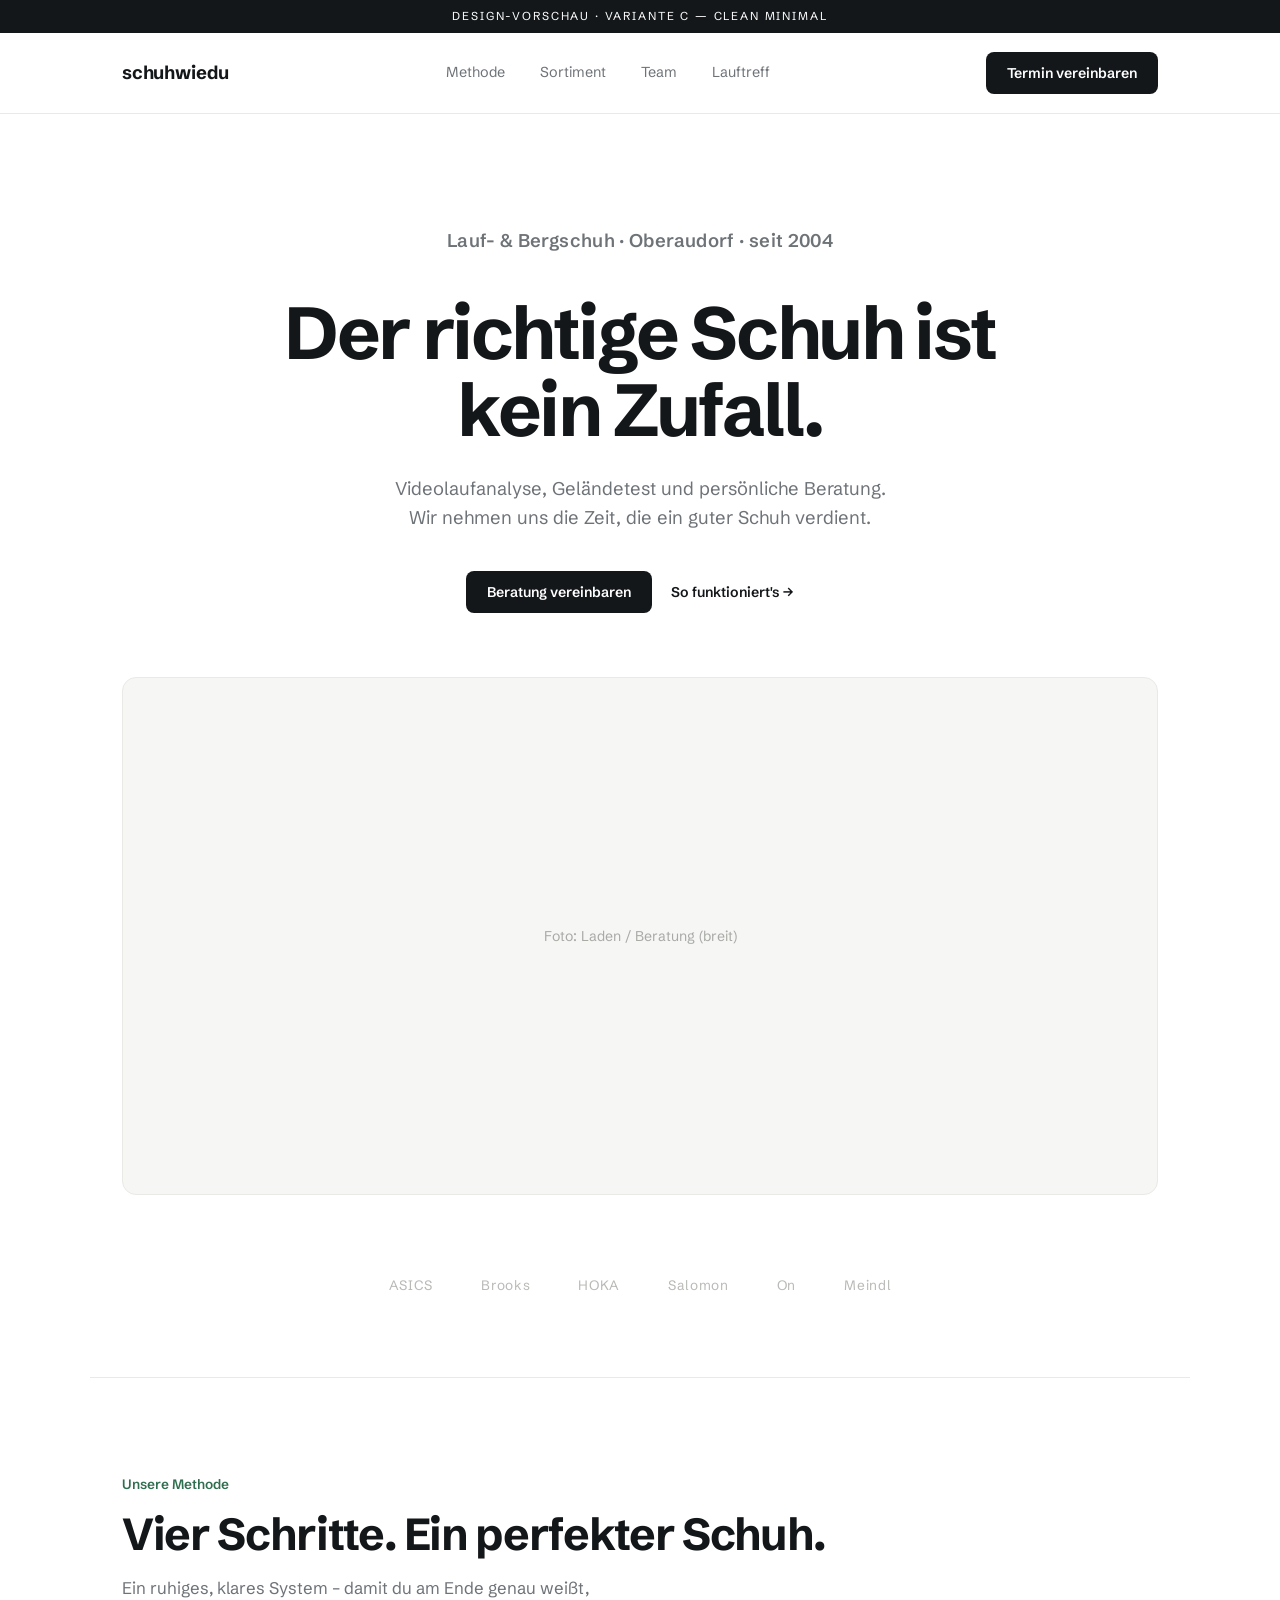
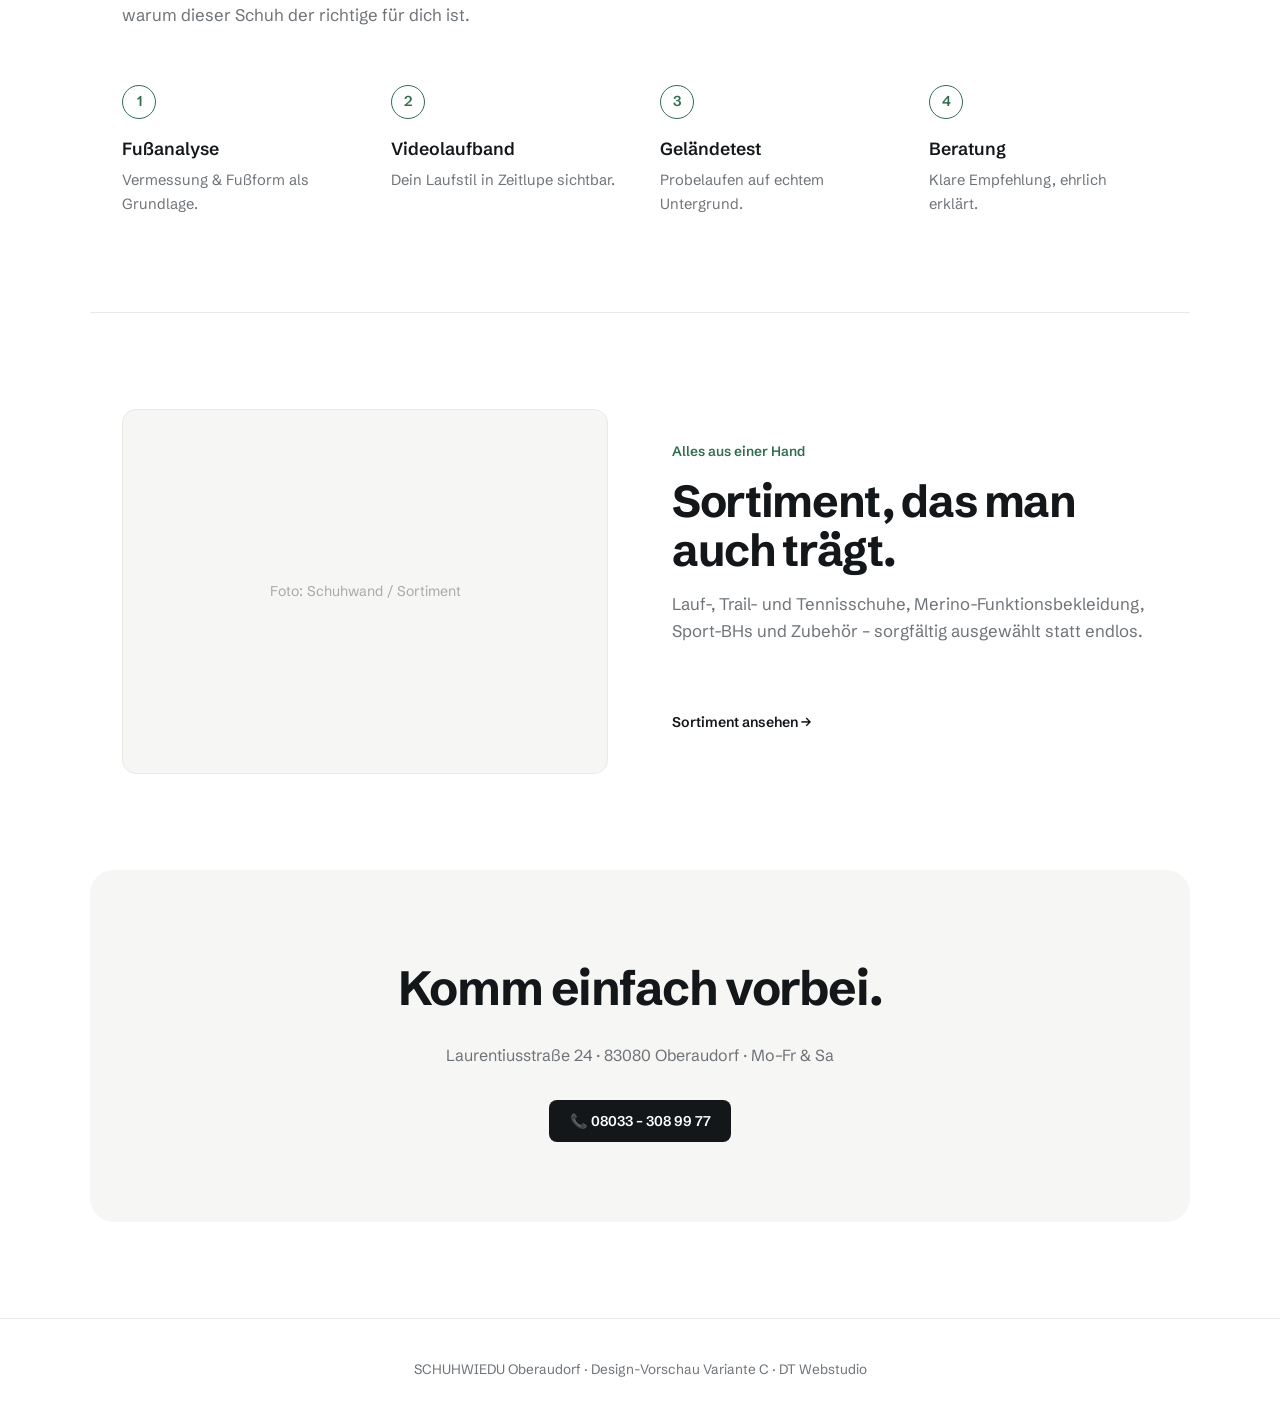
<file: design-vorschau/variante-c-clean-minimal.html>
<!DOCTYPE html>
<html lang="de">
<head>
<meta charset="UTF-8">
<meta name="viewport" content="width=device-width, initial-scale=1.0">
<title>Variante C · Clean Minimal · SCHUHWIEDU</title>
<link rel="preconnect" href="https://fonts.googleapis.com">
<link rel="preconnect" href="https://fonts.gstatic.com" crossorigin>
<link href="https://fonts.googleapis.com/css2?family=Schibsted+Grotesk:wght@400;500;600;700&display=swap" rel="stylesheet">
<style>
  :root{
    --bg:#ffffff; --soft:#f6f6f4; --ink:#14171a; --muted:#6e7378;
    --green:#2f6f4f; --line:#e9e9e6;
  }
  *{margin:0;padding:0;box-sizing:border-box}
  body{font-family:'Schibsted Grotesk',sans-serif;background:var(--bg);color:var(--ink);line-height:1.6;-webkit-font-smoothing:antialiased}
  .ribbon{background:var(--ink);color:#fff;text-align:center;font-size:.72rem;letter-spacing:.16em;text-transform:uppercase;padding:.45rem}
  header{position:sticky;top:0;z-index:50;background:rgba(255,255,255,.8);backdrop-filter:blur(14px);border-bottom:1px solid var(--line)}
  nav{max-width:1100px;margin:0 auto;display:flex;align-items:center;justify-content:space-between;padding:1.2rem 2rem}
  .logo{font-weight:700;font-size:1.15rem;letter-spacing:-.01em}
  .navlinks{display:flex;gap:2.2rem;font-size:.9rem;color:var(--muted)}
  .navlinks a{color:var(--muted);text-decoration:none}
  .navlinks a:hover{color:var(--ink)}
  .btn{font-weight:600;font-size:.88rem;padding:.6rem 1.3rem;border-radius:8px;border:none;cursor:pointer;text-decoration:none;display:inline-flex;align-items:center;gap:.4rem;transition:.2s}
  .btn-primary{background:var(--ink);color:#fff}
  .btn-primary:hover{background:var(--green)}
  .btn-text{color:var(--ink);background:transparent;padding-left:0}
  .btn-text:hover{color:var(--green)}
  /* HERO */
  .hero{max-width:1100px;margin:0 auto;padding:7rem 2rem 5rem;text-align:center}
  .eyebrow{font-size:.85rem;color:var(--green);font-weight:600;margin-bottom:1.5rem;letter-spacing:.02em}
  .hero h1{font-size:clamp(2.6rem,6vw,4.6rem);line-height:1.05;letter-spacing:-.035em;font-weight:700;max-width:16ch;margin:0 auto 1.6rem}
  .hero p{font-size:1.15rem;color:var(--muted);max-width:46ch;margin:0 auto 2.4rem}
  .hero-actions{display:flex;gap:1.2rem;justify-content:center;align-items:center}
  .hero-img{aspect-ratio:16/8;margin-top:4rem}
  .ph{background:var(--soft);border:1px solid var(--line);border-radius:14px;display:flex;align-items:center;justify-content:center;color:#a8aaa6;font-size:.88rem}
  /* logos row */
  .logos{max-width:1100px;margin:0 auto;padding:0 2rem 5rem;display:flex;gap:3rem;justify-content:center;flex-wrap:wrap;color:#b8bab6;font-size:.85rem;letter-spacing:.05em}
  /* Methode */
  section.block{max-width:1100px;margin:0 auto;padding:6rem 2rem;border-top:1px solid var(--line)}
  .label{font-size:.85rem;color:var(--green);font-weight:600;margin-bottom:.9rem}
  .h2{font-size:clamp(1.9rem,4vw,2.8rem);letter-spacing:-.03em;font-weight:700;margin-bottom:1rem;line-height:1.1}
  .sub{color:var(--muted);max-width:52ch;margin-bottom:3.5rem;font-size:1.05rem}
  .cards{display:grid;grid-template-columns:repeat(4,1fr);gap:2.5rem}
  .card .step{width:34px;height:34px;border-radius:50%;border:1.5px solid var(--green);color:var(--green);display:flex;align-items:center;justify-content:center;font-weight:600;font-size:.9rem;margin-bottom:1rem}
  .card h4{font-size:1.1rem;font-weight:600;margin-bottom:.4rem}
  .card p{font-size:.92rem;color:var(--muted)}
  /* Split */
  .split{display:grid;grid-template-columns:1fr 1fr;gap:4rem;align-items:center}
  .split .ph{aspect-ratio:4/3}
  /* CTA */
  .cta{max-width:1100px;margin:0 auto 6rem;padding:5rem 2rem;background:var(--soft);border-radius:24px;text-align:center}
  .cta h2{font-size:clamp(2rem,5vw,3rem);letter-spacing:-.03em;font-weight:700;margin-bottom:1rem}
  .cta p{color:var(--muted);margin-bottom:2rem}
  footer{border-top:1px solid var(--line);color:var(--muted);text-align:center;padding:2.5rem;font-size:.85rem}
  @media(max-width:860px){.cards,.split{grid-template-columns:1fr;gap:2rem}.navlinks{display:none}}
</style>
</head>
<body>
<div class="ribbon">Design-Vorschau · Variante C — Clean Minimal</div>
<header>
  <nav>
    <span class="logo">schuhwiedu</span>
    <div class="navlinks"><a href="#">Methode</a><a href="#">Sortiment</a><a href="#">Team</a><a href="#">Lauftreff</a></div>
    <a href="#" class="btn btn-primary">Termin vereinbaren</a>
  </nav>
</header>

<section class="hero">
  <p class="eyebrow">Lauf- &amp; Bergschuh · Oberaudorf · seit 2004</p>
  <h1>Der richtige Schuh ist kein Zufall.</h1>
  <p>Videolaufanalyse, Geländetest und persönliche Beratung. Wir nehmen uns die Zeit, die ein guter Schuh verdient.</p>
  <div class="hero-actions">
    <a href="#" class="btn btn-primary">Beratung vereinbaren</a>
    <a href="#" class="btn btn-text">So funktioniert's →</a>
  </div>
  <div class="ph hero-img">Foto: Laden / Beratung (breit)</div>
</section>

<div class="logos">
  <span>ASICS</span><span>Brooks</span><span>HOKA</span><span>Salomon</span><span>On</span><span>Meindl</span>
</div>

<section class="block">
  <p class="label">Unsere Methode</p>
  <h2 class="h2">Vier Schritte. Ein perfekter Schuh.</h2>
  <p class="sub">Ein ruhiges, klares System – damit du am Ende genau weißt, warum dieser Schuh der richtige für dich ist.</p>
  <div class="cards">
    <div class="card"><div class="step">1</div><h4>Fußanalyse</h4><p>Vermessung & Fußform als Grundlage.</p></div>
    <div class="card"><div class="step">2</div><h4>Videolaufband</h4><p>Dein Laufstil in Zeitlupe sichtbar.</p></div>
    <div class="card"><div class="step">3</div><h4>Geländetest</h4><p>Probelaufen auf echtem Untergrund.</p></div>
    <div class="card"><div class="step">4</div><h4>Beratung</h4><p>Klare Empfehlung, ehrlich erklärt.</p></div>
  </div>
</section>

<section class="block">
  <div class="split">
    <div class="ph">Foto: Schuhwand / Sortiment</div>
    <div>
      <p class="label">Alles aus einer Hand</p>
      <h2 class="h2">Sortiment, das man auch trägt.</h2>
      <p class="sub">Lauf-, Trail- und Tennisschuhe, Merino-Funktionsbekleidung, Sport-BHs und Zubehör – sorgfältig ausgewählt statt endlos.</p>
      <a href="#" class="btn btn-text">Sortiment ansehen →</a>
    </div>
  </div>
</section>

<div class="cta">
  <h2>Komm einfach vorbei.</h2>
  <p>Laurentiusstraße 24 · 83080 Oberaudorf · Mo–Fr & Sa</p>
  <a href="#" class="btn btn-primary">📞 08033 – 308 99 77</a>
</div>

<footer>SCHUHWIEDU Oberaudorf · Design-Vorschau Variante C · DT Webstudio</footer>
</body>
</html>
</file>
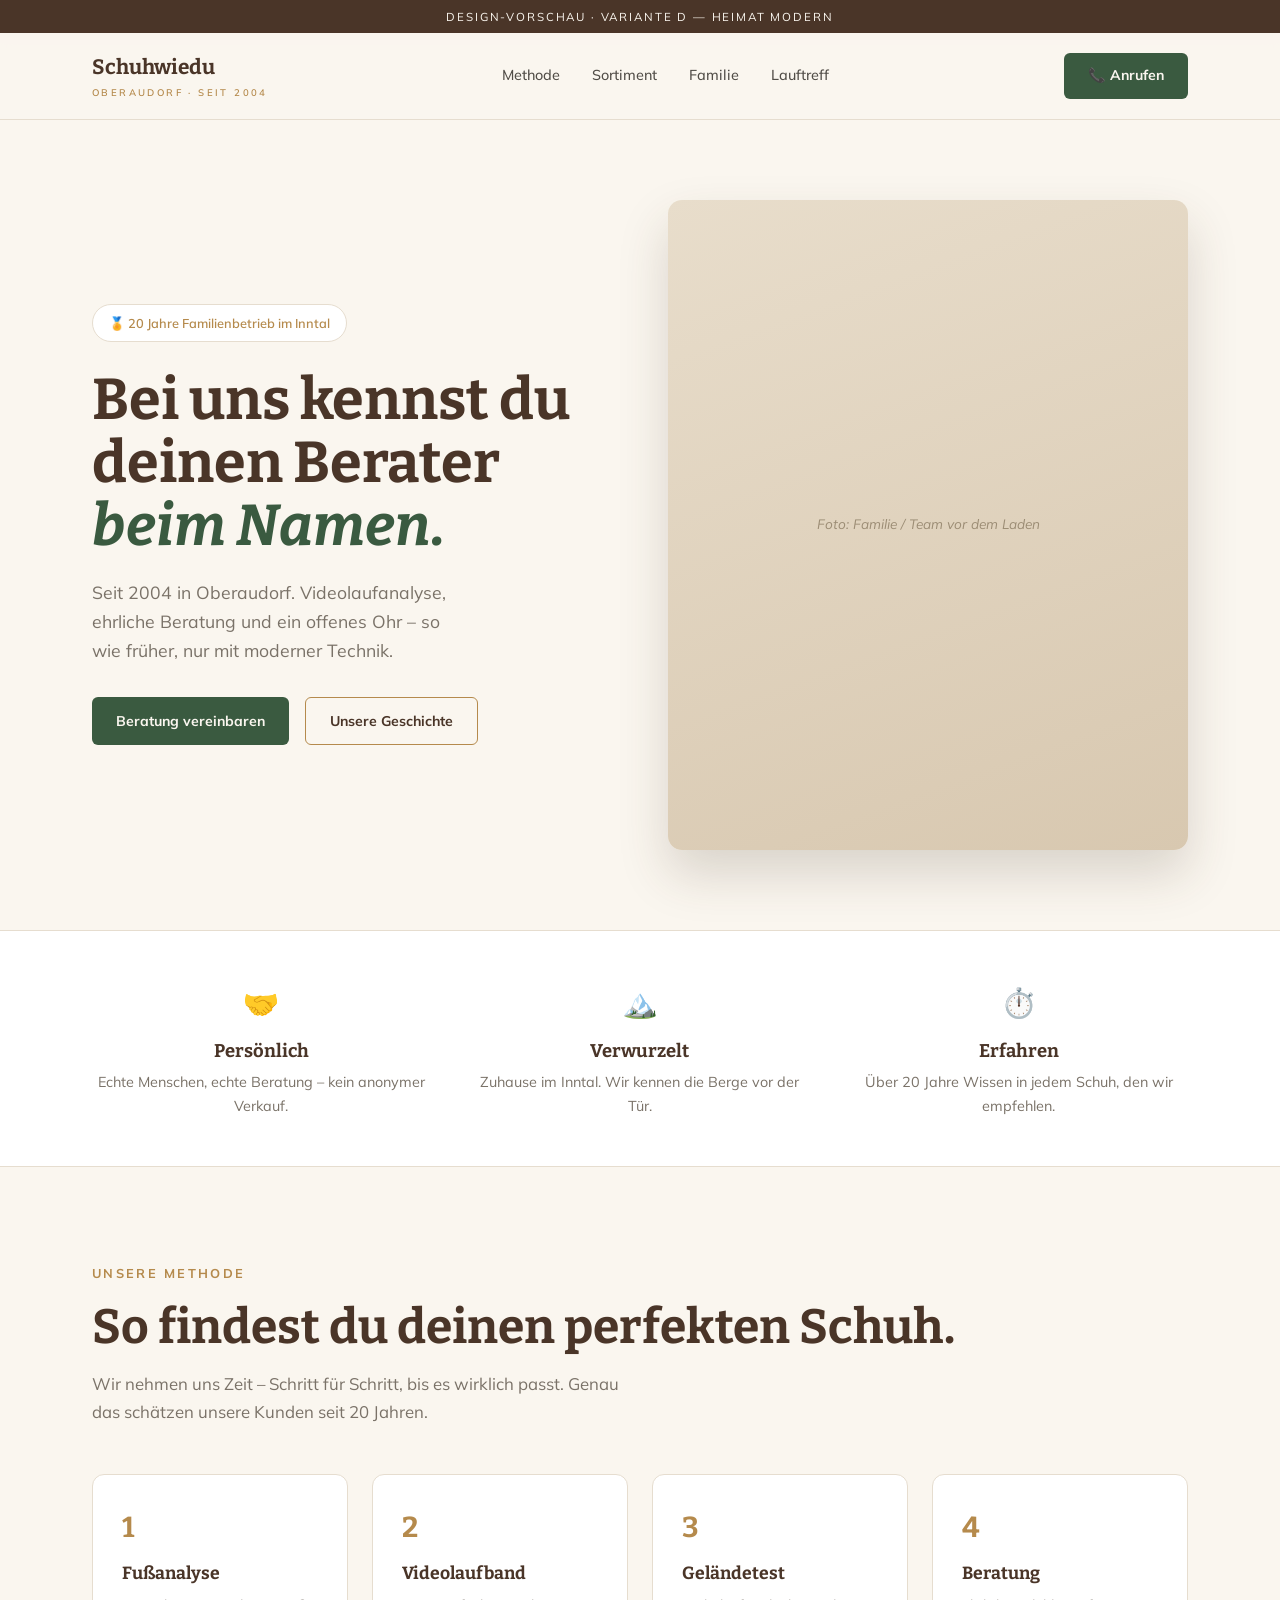
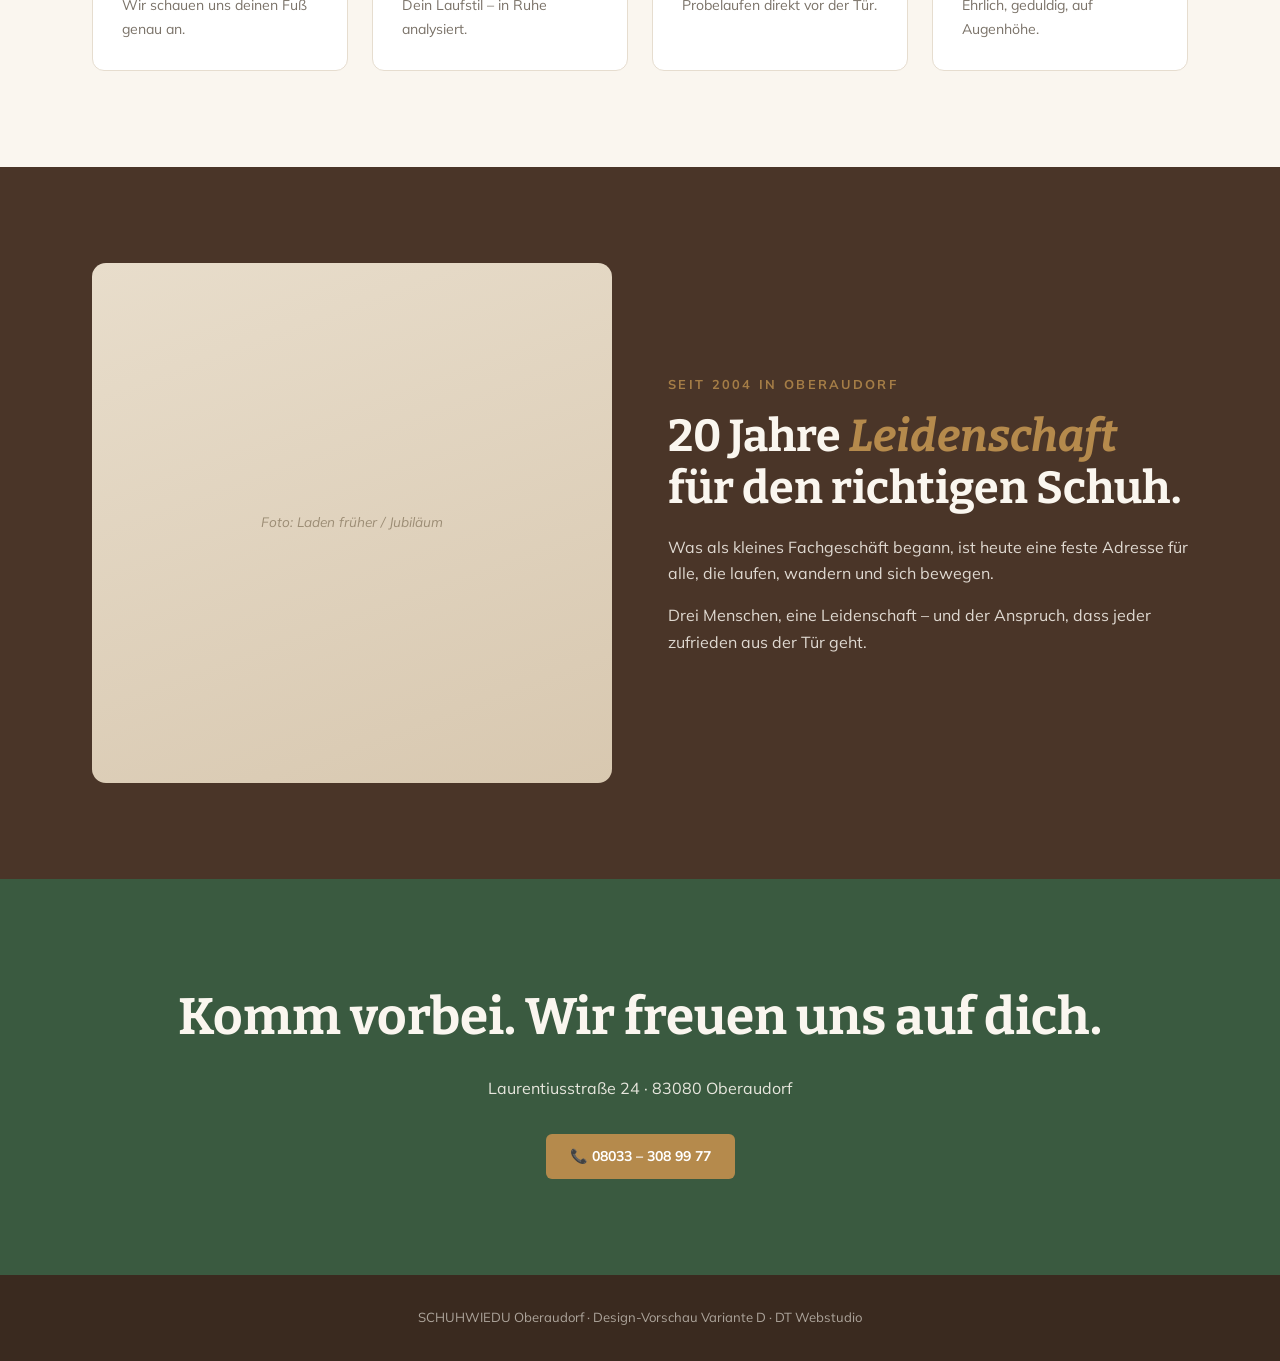
<file: design-vorschau/variante-d-heimat-modern.html>
<!DOCTYPE html>
<html lang="de">
<head>
<meta charset="UTF-8">
<meta name="viewport" content="width=device-width, initial-scale=1.0">
<title>Variante D · Heimat Modern · SCHUHWIEDU</title>
<link rel="preconnect" href="https://fonts.googleapis.com">
<link rel="preconnect" href="https://fonts.gstatic.com" crossorigin>
<link href="https://fonts.googleapis.com/css2?family=Bitter:ital,wght@0,400;0,600;0,700;1,400&family=Mulish:wght@400;500;600;700&display=swap" rel="stylesheet">
<style>
  :root{
    --cream:#faf6ef; --wood:#4a3528; --green:#3a5a40; --gold:#b58a4c;
    --ink:#34302a; --muted:#7a7268; --line:#e6ddcf;
  }
  *{margin:0;padding:0;box-sizing:border-box}
  body{font-family:'Mulish',sans-serif;background:var(--cream);color:var(--ink);line-height:1.65}
  .ribbon{background:var(--wood);color:var(--cream);text-align:center;font-size:.72rem;letter-spacing:.16em;text-transform:uppercase;padding:.45rem}
  header{position:sticky;top:0;z-index:50;background:rgba(250,246,239,.92);backdrop-filter:blur(8px);border-bottom:1px solid var(--line)}
  nav{max-width:1160px;margin:0 auto;display:flex;align-items:center;justify-content:space-between;padding:1.1rem 2rem}
  .logo{font-family:'Bitter',serif;font-weight:700;font-size:1.3rem;color:var(--wood)}
  .logo small{display:block;font-size:.6rem;letter-spacing:.25em;text-transform:uppercase;color:var(--gold);font-family:'Mulish';font-weight:600}
  .navlinks{display:flex;gap:2rem;font-size:.9rem;font-weight:500}
  .navlinks a{color:var(--ink);text-decoration:none;opacity:.85}
  .navlinks a:hover{color:var(--green)}
  .btn{font-weight:700;font-size:.88rem;padding:.7rem 1.5rem;border-radius:6px;border:none;cursor:pointer;text-decoration:none;display:inline-flex;align-items:center;gap:.4rem;transition:.2s}
  .btn-primary{background:var(--green);color:var(--cream)}
  .btn-primary:hover{background:var(--wood);transform:translateY(-2px)}
  .btn-outline{background:transparent;color:var(--wood);border:1.5px solid var(--gold)}
  .btn-outline:hover{background:var(--gold);color:#fff;border-color:var(--gold)}
  /* HERO */
  .hero{max-width:1160px;margin:0 auto;padding:5rem 2rem;display:grid;grid-template-columns:1fr 1fr;gap:3.5rem;align-items:center}
  .badge{display:inline-flex;align-items:center;gap:.5rem;background:#fff;border:1px solid var(--line);border-radius:100px;padding:.45rem 1rem;font-size:.8rem;font-weight:600;color:var(--gold);margin-bottom:1.6rem}
  .hero h1{font-family:'Bitter',serif;font-weight:700;font-size:clamp(2.4rem,4.5vw,3.8rem);line-height:1.1;color:var(--wood);margin-bottom:1.3rem}
  .hero h1 em{color:var(--green);font-style:italic}
  .hero p{font-size:1.1rem;color:var(--muted);max-width:34ch;margin-bottom:2rem}
  .hero-actions{display:flex;gap:1rem;flex-wrap:wrap}
  .ph{background:linear-gradient(160deg,#e8ddcb,#d8c8b0);border-radius:14px;display:flex;align-items:center;justify-content:center;color:#9c8d75;font-style:italic;font-size:.85rem}
  .hero-img{aspect-ratio:4/5;box-shadow:0 24px 50px rgba(74,53,40,.18)}
  /* Werte / trust */
  .values{background:#fff;border-top:1px solid var(--line);border-bottom:1px solid var(--line)}
  .values-inner{max-width:1160px;margin:0 auto;padding:3rem 2rem;display:grid;grid-template-columns:repeat(3,1fr);gap:2.5rem}
  .value{text-align:center}
  .value .ic{font-size:1.8rem;margin-bottom:.6rem}
  .value h3{font-family:'Bitter',serif;font-size:1.15rem;color:var(--wood);margin-bottom:.3rem}
  .value p{font-size:.9rem;color:var(--muted)}
  /* Methode */
  section.block{max-width:1160px;margin:0 auto;padding:6rem 2rem}
  .label{font-size:.8rem;letter-spacing:.18em;text-transform:uppercase;color:var(--gold);font-weight:700;margin-bottom:1rem}
  .h2{font-family:'Bitter',serif;font-weight:700;font-size:clamp(2rem,4vw,3rem);color:var(--wood);line-height:1.12;margin-bottom:1rem}
  .sub{color:var(--muted);max-width:54ch;margin-bottom:3rem;font-size:1.05rem}
  .cards{display:grid;grid-template-columns:repeat(4,1fr);gap:1.5rem}
  .card{background:#fff;border:1px solid var(--line);border-radius:12px;padding:1.8rem;transition:.25s}
  .card:hover{transform:translateY(-4px);box-shadow:0 16px 36px rgba(74,53,40,.1)}
  .card .step{font-family:'Bitter',serif;font-size:1.8rem;color:var(--gold);font-weight:700}
  .card h4{font-family:'Bitter',serif;font-size:1.1rem;color:var(--wood);margin:.5rem 0 .4rem}
  .card p{font-size:.88rem;color:var(--muted)}
  /* Story / Jubiläum */
  .story{background:var(--wood);color:var(--cream)}
  .story-inner{max-width:1160px;margin:0 auto;padding:6rem 2rem;display:grid;grid-template-columns:1fr 1fr;gap:3.5rem;align-items:center}
  .story .ph{aspect-ratio:1/1}
  .story h2{font-family:'Bitter',serif;font-size:clamp(2rem,4vw,2.8rem);margin-bottom:1.2rem;line-height:1.15}
  .story h2 em{color:var(--gold);font-style:italic}
  .story p{opacity:.85;margin-bottom:1rem}
  /* CTA */
  .cta{text-align:center;padding:6rem 2rem;background:var(--green);color:var(--cream)}
  .cta h2{font-family:'Bitter',serif;font-size:clamp(2.2rem,5vw,3.2rem);margin-bottom:1rem}
  .cta p{opacity:.9;margin-bottom:2rem}
  .cta .btn-primary{background:var(--gold);color:#fff}
  .cta .btn-primary:hover{background:var(--cream);color:var(--wood)}
  footer{background:#3a2a1f;color:rgba(250,246,239,.6);text-align:center;padding:2rem;font-size:.82rem}
  @media(max-width:860px){.hero,.story-inner{grid-template-columns:1fr}.cards{grid-template-columns:1fr 1fr}.values-inner{grid-template-columns:1fr}.navlinks{display:none}}
</style>
</head>
<body>
<div class="ribbon">Design-Vorschau · Variante D — Heimat Modern</div>
<header>
  <nav>
    <span class="logo">Schuhwiedu<small>Oberaudorf · seit 2004</small></span>
    <div class="navlinks"><a href="#">Methode</a><a href="#">Sortiment</a><a href="#">Familie</a><a href="#">Lauftreff</a></div>
    <a href="#" class="btn btn-primary">📞 Anrufen</a>
  </nav>
</header>

<section class="hero">
  <div>
    <span class="badge">🏅 20 Jahre Familienbetrieb im Inntal</span>
    <h1>Bei uns kennst du<br>deinen Berater <em>beim Namen.</em></h1>
    <p>Seit 2004 in Oberaudorf. Videolaufanalyse, ehrliche Beratung und ein offenes Ohr – so wie früher, nur mit moderner Technik.</p>
    <div class="hero-actions">
      <a href="#" class="btn btn-primary">Beratung vereinbaren</a>
      <a href="#" class="btn btn-outline">Unsere Geschichte</a>
    </div>
  </div>
  <div class="ph hero-img">Foto: Familie / Team vor dem Laden</div>
</section>

<div class="values">
  <div class="values-inner">
    <div class="value"><div class="ic">🤝</div><h3>Persönlich</h3><p>Echte Menschen, echte Beratung – kein anonymer Verkauf.</p></div>
    <div class="value"><div class="ic">🏔️</div><h3>Verwurzelt</h3><p>Zuhause im Inntal. Wir kennen die Berge vor der Tür.</p></div>
    <div class="value"><div class="ic">⏱️</div><h3>Erfahren</h3><p>Über 20 Jahre Wissen in jedem Schuh, den wir empfehlen.</p></div>
  </div>
</div>

<section class="block">
  <p class="label">Unsere Methode</p>
  <h2 class="h2">So findest du deinen perfekten Schuh.</h2>
  <p class="sub">Wir nehmen uns Zeit – Schritt für Schritt, bis es wirklich passt. Genau das schätzen unsere Kunden seit 20 Jahren.</p>
  <div class="cards">
    <div class="card"><div class="step">1</div><h4>Fußanalyse</h4><p>Wir schauen uns deinen Fuß genau an.</p></div>
    <div class="card"><div class="step">2</div><h4>Videolaufband</h4><p>Dein Laufstil – in Ruhe analysiert.</p></div>
    <div class="card"><div class="step">3</div><h4>Geländetest</h4><p>Probelaufen direkt vor der Tür.</p></div>
    <div class="card"><div class="step">4</div><h4>Beratung</h4><p>Ehrlich, geduldig, auf Augenhöhe.</p></div>
  </div>
</section>

<div class="story">
  <div class="story-inner">
    <div class="ph">Foto: Laden früher / Jubiläum</div>
    <div>
      <p class="label" style="color:var(--gold)">Seit 2004 in Oberaudorf</p>
      <h2>20 Jahre <em>Leidenschaft</em> für den richtigen Schuh.</h2>
      <p>Was als kleines Fachgeschäft begann, ist heute eine feste Adresse für alle, die laufen, wandern und sich bewegen.</p>
      <p>Drei Menschen, eine Leidenschaft – und der Anspruch, dass jeder zufrieden aus der Tür geht.</p>
    </div>
  </div>
</div>

<div class="cta">
  <h2>Komm vorbei. Wir freuen uns auf dich.</h2>
  <p>Laurentiusstraße 24 · 83080 Oberaudorf</p>
  <a href="#" class="btn btn-primary">📞 08033 – 308 99 77</a>
</div>

<footer>SCHUHWIEDU Oberaudorf · Design-Vorschau Variante D · DT Webstudio</footer>
</body>
</html>
</file>
<file: fonts/fonts.css>
/* vietnamese */
@font-face {
  font-family: 'Fraunces';
  font-style: italic;
  font-weight: 600;
  font-display: swap;
  src: url(./6NVf8FyLNQOQZAnv9ZwNjucMHVn85Ni7emAe9lKqZTnbB-gzTK0K1ChJdt9vIVYX9G37lvd9sPEKsxx664UJf1iVSs7erU92Ng.woff2) format('woff2');
  unicode-range: U+0102-0103, U+0110-0111, U+0128-0129, U+0168-0169, U+01A0-01A1, U+01AF-01B0, U+0300-0301, U+0303-0304, U+0308-0309, U+0323, U+0329, U+1EA0-1EF9, U+20AB;
}
/* latin-ext */
@font-face {
  font-family: 'Fraunces';
  font-style: italic;
  font-weight: 600;
  font-display: swap;
  src: url(./6NVf8FyLNQOQZAnv9ZwNjucMHVn85Ni7emAe9lKqZTnbB-gzTK0K1ChJdt9vIVYX9G37lvd9sPEKsxx664UJf1iVSs7frU92Ng.woff2) format('woff2');
  unicode-range: U+0100-02BA, U+02BD-02C5, U+02C7-02CC, U+02CE-02D7, U+02DD-02FF, U+0304, U+0308, U+0329, U+1D00-1DBF, U+1E00-1E9F, U+1EF2-1EFF, U+2020, U+20A0-20AB, U+20AD-20C0, U+2113, U+2C60-2C7F, U+A720-A7FF;
}
/* latin */
@font-face {
  font-family: 'Fraunces';
  font-style: italic;
  font-weight: 600;
  font-display: swap;
  src: url(./6NVf8FyLNQOQZAnv9ZwNjucMHVn85Ni7emAe9lKqZTnbB-gzTK0K1ChJdt9vIVYX9G37lvd9sPEKsxx664UJf1iVSs7RrU8.woff2) format('woff2');
  unicode-range: U+0000-00FF, U+0131, U+0152-0153, U+02BB-02BC, U+02C6, U+02DA, U+02DC, U+0304, U+0308, U+0329, U+2000-206F, U+20AC, U+2122, U+2191, U+2193, U+2212, U+2215, U+FEFF, U+FFFD;
}
/* vietnamese */
@font-face {
  font-family: 'Fraunces';
  font-style: normal;
  font-weight: 600;
  font-display: swap;
  src: url(./6NUu8FyLNQOQZAnv9bYEvDiIdE9Ea92uemAk_WBq8U_9v0c2Wa0K7iN7hzFUPJH58nib14c0qv86Rg.woff2) format('woff2');
  unicode-range: U+0102-0103, U+0110-0111, U+0128-0129, U+0168-0169, U+01A0-01A1, U+01AF-01B0, U+0300-0301, U+0303-0304, U+0308-0309, U+0323, U+0329, U+1EA0-1EF9, U+20AB;
}
/* latin-ext */
@font-face {
  font-family: 'Fraunces';
  font-style: normal;
  font-weight: 600;
  font-display: swap;
  src: url(./6NUu8FyLNQOQZAnv9bYEvDiIdE9Ea92uemAk_WBq8U_9v0c2Wa0K7iN7hzFUPJH58nib14c1qv86Rg.woff2) format('woff2');
  unicode-range: U+0100-02BA, U+02BD-02C5, U+02C7-02CC, U+02CE-02D7, U+02DD-02FF, U+0304, U+0308, U+0329, U+1D00-1DBF, U+1E00-1E9F, U+1EF2-1EFF, U+2020, U+20A0-20AB, U+20AD-20C0, U+2113, U+2C60-2C7F, U+A720-A7FF;
}
/* latin */
@font-face {
  font-family: 'Fraunces';
  font-style: normal;
  font-weight: 600;
  font-display: swap;
  src: url(./6NUu8FyLNQOQZAnv9bYEvDiIdE9Ea92uemAk_WBq8U_9v0c2Wa0K7iN7hzFUPJH58nib14c7qv8.woff2) format('woff2');
  unicode-range: U+0000-00FF, U+0131, U+0152-0153, U+02BB-02BC, U+02C6, U+02DA, U+02DC, U+0304, U+0308, U+0329, U+2000-206F, U+20AC, U+2122, U+2191, U+2193, U+2212, U+2215, U+FEFF, U+FFFD;
}
/* vietnamese */
@font-face {
  font-family: 'Fraunces';
  font-style: normal;
  font-weight: 700;
  font-display: swap;
  src: url(./6NUu8FyLNQOQZAnv9bYEvDiIdE9Ea92uemAk_WBq8U_9v0c2Wa0K7iN7hzFUPJH58nib14c0qv86Rg.woff2) format('woff2');
  unicode-range: U+0102-0103, U+0110-0111, U+0128-0129, U+0168-0169, U+01A0-01A1, U+01AF-01B0, U+0300-0301, U+0303-0304, U+0308-0309, U+0323, U+0329, U+1EA0-1EF9, U+20AB;
}
/* latin-ext */
@font-face {
  font-family: 'Fraunces';
  font-style: normal;
  font-weight: 700;
  font-display: swap;
  src: url(./6NUu8FyLNQOQZAnv9bYEvDiIdE9Ea92uemAk_WBq8U_9v0c2Wa0K7iN7hzFUPJH58nib14c1qv86Rg.woff2) format('woff2');
  unicode-range: U+0100-02BA, U+02BD-02C5, U+02C7-02CC, U+02CE-02D7, U+02DD-02FF, U+0304, U+0308, U+0329, U+1D00-1DBF, U+1E00-1E9F, U+1EF2-1EFF, U+2020, U+20A0-20AB, U+20AD-20C0, U+2113, U+2C60-2C7F, U+A720-A7FF;
}
/* latin */
@font-face {
  font-family: 'Fraunces';
  font-style: normal;
  font-weight: 700;
  font-display: swap;
  src: url(./6NUu8FyLNQOQZAnv9bYEvDiIdE9Ea92uemAk_WBq8U_9v0c2Wa0K7iN7hzFUPJH58nib14c7qv8.woff2) format('woff2');
  unicode-range: U+0000-00FF, U+0131, U+0152-0153, U+02BB-02BC, U+02C6, U+02DA, U+02DC, U+0304, U+0308, U+0329, U+2000-206F, U+20AC, U+2122, U+2191, U+2193, U+2212, U+2215, U+FEFF, U+FFFD;
}
/* vietnamese */
@font-face {
  font-family: 'Fraunces';
  font-style: normal;
  font-weight: 800;
  font-display: swap;
  src: url(./6NUu8FyLNQOQZAnv9bYEvDiIdE9Ea92uemAk_WBq8U_9v0c2Wa0K7iN7hzFUPJH58nib14c0qv86Rg.woff2) format('woff2');
  unicode-range: U+0102-0103, U+0110-0111, U+0128-0129, U+0168-0169, U+01A0-01A1, U+01AF-01B0, U+0300-0301, U+0303-0304, U+0308-0309, U+0323, U+0329, U+1EA0-1EF9, U+20AB;
}
/* latin-ext */
@font-face {
  font-family: 'Fraunces';
  font-style: normal;
  font-weight: 800;
  font-display: swap;
  src: url(./6NUu8FyLNQOQZAnv9bYEvDiIdE9Ea92uemAk_WBq8U_9v0c2Wa0K7iN7hzFUPJH58nib14c1qv86Rg.woff2) format('woff2');
  unicode-range: U+0100-02BA, U+02BD-02C5, U+02C7-02CC, U+02CE-02D7, U+02DD-02FF, U+0304, U+0308, U+0329, U+1D00-1DBF, U+1E00-1E9F, U+1EF2-1EFF, U+2020, U+20A0-20AB, U+20AD-20C0, U+2113, U+2C60-2C7F, U+A720-A7FF;
}
/* latin */
@font-face {
  font-family: 'Fraunces';
  font-style: normal;
  font-weight: 800;
  font-display: swap;
  src: url(./6NUu8FyLNQOQZAnv9bYEvDiIdE9Ea92uemAk_WBq8U_9v0c2Wa0K7iN7hzFUPJH58nib14c7qv8.woff2) format('woff2');
  unicode-range: U+0000-00FF, U+0131, U+0152-0153, U+02BB-02BC, U+02C6, U+02DA, U+02DC, U+0304, U+0308, U+0329, U+2000-206F, U+20AC, U+2122, U+2191, U+2193, U+2212, U+2215, U+FEFF, U+FFFD;
}
/* cyrillic-ext */
@font-face {
  font-family: 'Inter';
  font-style: normal;
  font-weight: 400;
  font-display: swap;
  src: url(./UcC73FwrK3iLTeHuS_nVMrMxCp50SjIa2JL7SUc.woff2) format('woff2');
  unicode-range: U+0460-052F, U+1C80-1C8A, U+20B4, U+2DE0-2DFF, U+A640-A69F, U+FE2E-FE2F;
}
/* cyrillic */
@font-face {
  font-family: 'Inter';
  font-style: normal;
  font-weight: 400;
  font-display: swap;
  src: url(./UcC73FwrK3iLTeHuS_nVMrMxCp50SjIa0ZL7SUc.woff2) format('woff2');
  unicode-range: U+0301, U+0400-045F, U+0490-0491, U+04B0-04B1, U+2116;
}
/* greek-ext */
@font-face {
  font-family: 'Inter';
  font-style: normal;
  font-weight: 400;
  font-display: swap;
  src: url(./UcC73FwrK3iLTeHuS_nVMrMxCp50SjIa2ZL7SUc.woff2) format('woff2');
  unicode-range: U+1F00-1FFF;
}
/* greek */
@font-face {
  font-family: 'Inter';
  font-style: normal;
  font-weight: 400;
  font-display: swap;
  src: url(./UcC73FwrK3iLTeHuS_nVMrMxCp50SjIa1pL7SUc.woff2) format('woff2');
  unicode-range: U+0370-0377, U+037A-037F, U+0384-038A, U+038C, U+038E-03A1, U+03A3-03FF;
}
/* vietnamese */
@font-face {
  font-family: 'Inter';
  font-style: normal;
  font-weight: 400;
  font-display: swap;
  src: url(./UcC73FwrK3iLTeHuS_nVMrMxCp50SjIa2pL7SUc.woff2) format('woff2');
  unicode-range: U+0102-0103, U+0110-0111, U+0128-0129, U+0168-0169, U+01A0-01A1, U+01AF-01B0, U+0300-0301, U+0303-0304, U+0308-0309, U+0323, U+0329, U+1EA0-1EF9, U+20AB;
}
/* latin-ext */
@font-face {
  font-family: 'Inter';
  font-style: normal;
  font-weight: 400;
  font-display: swap;
  src: url(./UcC73FwrK3iLTeHuS_nVMrMxCp50SjIa25L7SUc.woff2) format('woff2');
  unicode-range: U+0100-02BA, U+02BD-02C5, U+02C7-02CC, U+02CE-02D7, U+02DD-02FF, U+0304, U+0308, U+0329, U+1D00-1DBF, U+1E00-1E9F, U+1EF2-1EFF, U+2020, U+20A0-20AB, U+20AD-20C0, U+2113, U+2C60-2C7F, U+A720-A7FF;
}
/* latin */
@font-face {
  font-family: 'Inter';
  font-style: normal;
  font-weight: 400;
  font-display: swap;
  src: url(./UcC73FwrK3iLTeHuS_nVMrMxCp50SjIa1ZL7.woff2) format('woff2');
  unicode-range: U+0000-00FF, U+0131, U+0152-0153, U+02BB-02BC, U+02C6, U+02DA, U+02DC, U+0304, U+0308, U+0329, U+2000-206F, U+20AC, U+2122, U+2191, U+2193, U+2212, U+2215, U+FEFF, U+FFFD;
}
/* cyrillic-ext */
@font-face {
  font-family: 'Inter';
  font-style: normal;
  font-weight: 500;
  font-display: swap;
  src: url(./UcC73FwrK3iLTeHuS_nVMrMxCp50SjIa2JL7SUc.woff2) format('woff2');
  unicode-range: U+0460-052F, U+1C80-1C8A, U+20B4, U+2DE0-2DFF, U+A640-A69F, U+FE2E-FE2F;
}
/* cyrillic */
@font-face {
  font-family: 'Inter';
  font-style: normal;
  font-weight: 500;
  font-display: swap;
  src: url(./UcC73FwrK3iLTeHuS_nVMrMxCp50SjIa0ZL7SUc.woff2) format('woff2');
  unicode-range: U+0301, U+0400-045F, U+0490-0491, U+04B0-04B1, U+2116;
}
/* greek-ext */
@font-face {
  font-family: 'Inter';
  font-style: normal;
  font-weight: 500;
  font-display: swap;
  src: url(./UcC73FwrK3iLTeHuS_nVMrMxCp50SjIa2ZL7SUc.woff2) format('woff2');
  unicode-range: U+1F00-1FFF;
}
/* greek */
@font-face {
  font-family: 'Inter';
  font-style: normal;
  font-weight: 500;
  font-display: swap;
  src: url(./UcC73FwrK3iLTeHuS_nVMrMxCp50SjIa1pL7SUc.woff2) format('woff2');
  unicode-range: U+0370-0377, U+037A-037F, U+0384-038A, U+038C, U+038E-03A1, U+03A3-03FF;
}
/* vietnamese */
@font-face {
  font-family: 'Inter';
  font-style: normal;
  font-weight: 500;
  font-display: swap;
  src: url(./UcC73FwrK3iLTeHuS_nVMrMxCp50SjIa2pL7SUc.woff2) format('woff2');
  unicode-range: U+0102-0103, U+0110-0111, U+0128-0129, U+0168-0169, U+01A0-01A1, U+01AF-01B0, U+0300-0301, U+0303-0304, U+0308-0309, U+0323, U+0329, U+1EA0-1EF9, U+20AB;
}
/* latin-ext */
@font-face {
  font-family: 'Inter';
  font-style: normal;
  font-weight: 500;
  font-display: swap;
  src: url(./UcC73FwrK3iLTeHuS_nVMrMxCp50SjIa25L7SUc.woff2) format('woff2');
  unicode-range: U+0100-02BA, U+02BD-02C5, U+02C7-02CC, U+02CE-02D7, U+02DD-02FF, U+0304, U+0308, U+0329, U+1D00-1DBF, U+1E00-1E9F, U+1EF2-1EFF, U+2020, U+20A0-20AB, U+20AD-20C0, U+2113, U+2C60-2C7F, U+A720-A7FF;
}
/* latin */
@font-face {
  font-family: 'Inter';
  font-style: normal;
  font-weight: 500;
  font-display: swap;
  src: url(./UcC73FwrK3iLTeHuS_nVMrMxCp50SjIa1ZL7.woff2) format('woff2');
  unicode-range: U+0000-00FF, U+0131, U+0152-0153, U+02BB-02BC, U+02C6, U+02DA, U+02DC, U+0304, U+0308, U+0329, U+2000-206F, U+20AC, U+2122, U+2191, U+2193, U+2212, U+2215, U+FEFF, U+FFFD;
}
/* cyrillic-ext */
@font-face {
  font-family: 'Inter';
  font-style: normal;
  font-weight: 600;
  font-display: swap;
  src: url(./UcC73FwrK3iLTeHuS_nVMrMxCp50SjIa2JL7SUc.woff2) format('woff2');
  unicode-range: U+0460-052F, U+1C80-1C8A, U+20B4, U+2DE0-2DFF, U+A640-A69F, U+FE2E-FE2F;
}
/* cyrillic */
@font-face {
  font-family: 'Inter';
  font-style: normal;
  font-weight: 600;
  font-display: swap;
  src: url(./UcC73FwrK3iLTeHuS_nVMrMxCp50SjIa0ZL7SUc.woff2) format('woff2');
  unicode-range: U+0301, U+0400-045F, U+0490-0491, U+04B0-04B1, U+2116;
}
/* greek-ext */
@font-face {
  font-family: 'Inter';
  font-style: normal;
  font-weight: 600;
  font-display: swap;
  src: url(./UcC73FwrK3iLTeHuS_nVMrMxCp50SjIa2ZL7SUc.woff2) format('woff2');
  unicode-range: U+1F00-1FFF;
}
/* greek */
@font-face {
  font-family: 'Inter';
  font-style: normal;
  font-weight: 600;
  font-display: swap;
  src: url(./UcC73FwrK3iLTeHuS_nVMrMxCp50SjIa1pL7SUc.woff2) format('woff2');
  unicode-range: U+0370-0377, U+037A-037F, U+0384-038A, U+038C, U+038E-03A1, U+03A3-03FF;
}
/* vietnamese */
@font-face {
  font-family: 'Inter';
  font-style: normal;
  font-weight: 600;
  font-display: swap;
  src: url(./UcC73FwrK3iLTeHuS_nVMrMxCp50SjIa2pL7SUc.woff2) format('woff2');
  unicode-range: U+0102-0103, U+0110-0111, U+0128-0129, U+0168-0169, U+01A0-01A1, U+01AF-01B0, U+0300-0301, U+0303-0304, U+0308-0309, U+0323, U+0329, U+1EA0-1EF9, U+20AB;
}
/* latin-ext */
@font-face {
  font-family: 'Inter';
  font-style: normal;
  font-weight: 600;
  font-display: swap;
  src: url(./UcC73FwrK3iLTeHuS_nVMrMxCp50SjIa25L7SUc.woff2) format('woff2');
  unicode-range: U+0100-02BA, U+02BD-02C5, U+02C7-02CC, U+02CE-02D7, U+02DD-02FF, U+0304, U+0308, U+0329, U+1D00-1DBF, U+1E00-1E9F, U+1EF2-1EFF, U+2020, U+20A0-20AB, U+20AD-20C0, U+2113, U+2C60-2C7F, U+A720-A7FF;
}
/* latin */
@font-face {
  font-family: 'Inter';
  font-style: normal;
  font-weight: 600;
  font-display: swap;
  src: url(./UcC73FwrK3iLTeHuS_nVMrMxCp50SjIa1ZL7.woff2) format('woff2');
  unicode-range: U+0000-00FF, U+0131, U+0152-0153, U+02BB-02BC, U+02C6, U+02DA, U+02DC, U+0304, U+0308, U+0329, U+2000-206F, U+20AC, U+2122, U+2191, U+2193, U+2212, U+2215, U+FEFF, U+FFFD;
}
/* cyrillic-ext */
@font-face {
  font-family: 'Inter';
  font-style: normal;
  font-weight: 700;
  font-display: swap;
  src: url(./UcC73FwrK3iLTeHuS_nVMrMxCp50SjIa2JL7SUc.woff2) format('woff2');
  unicode-range: U+0460-052F, U+1C80-1C8A, U+20B4, U+2DE0-2DFF, U+A640-A69F, U+FE2E-FE2F;
}
/* cyrillic */
@font-face {
  font-family: 'Inter';
  font-style: normal;
  font-weight: 700;
  font-display: swap;
  src: url(./UcC73FwrK3iLTeHuS_nVMrMxCp50SjIa0ZL7SUc.woff2) format('woff2');
  unicode-range: U+0301, U+0400-045F, U+0490-0491, U+04B0-04B1, U+2116;
}
/* greek-ext */
@font-face {
  font-family: 'Inter';
  font-style: normal;
  font-weight: 700;
  font-display: swap;
  src: url(./UcC73FwrK3iLTeHuS_nVMrMxCp50SjIa2ZL7SUc.woff2) format('woff2');
  unicode-range: U+1F00-1FFF;
}
/* greek */
@font-face {
  font-family: 'Inter';
  font-style: normal;
  font-weight: 700;
  font-display: swap;
  src: url(./UcC73FwrK3iLTeHuS_nVMrMxCp50SjIa1pL7SUc.woff2) format('woff2');
  unicode-range: U+0370-0377, U+037A-037F, U+0384-038A, U+038C, U+038E-03A1, U+03A3-03FF;
}
/* vietnamese */
@font-face {
  font-family: 'Inter';
  font-style: normal;
  font-weight: 700;
  font-display: swap;
  src: url(./UcC73FwrK3iLTeHuS_nVMrMxCp50SjIa2pL7SUc.woff2) format('woff2');
  unicode-range: U+0102-0103, U+0110-0111, U+0128-0129, U+0168-0169, U+01A0-01A1, U+01AF-01B0, U+0300-0301, U+0303-0304, U+0308-0309, U+0323, U+0329, U+1EA0-1EF9, U+20AB;
}
/* latin-ext */
@font-face {
  font-family: 'Inter';
  font-style: normal;
  font-weight: 700;
  font-display: swap;
  src: url(./UcC73FwrK3iLTeHuS_nVMrMxCp50SjIa25L7SUc.woff2) format('woff2');
  unicode-range: U+0100-02BA, U+02BD-02C5, U+02C7-02CC, U+02CE-02D7, U+02DD-02FF, U+0304, U+0308, U+0329, U+1D00-1DBF, U+1E00-1E9F, U+1EF2-1EFF, U+2020, U+20A0-20AB, U+20AD-20C0, U+2113, U+2C60-2C7F, U+A720-A7FF;
}
/* latin */
@font-face {
  font-family: 'Inter';
  font-style: normal;
  font-weight: 700;
  font-display: swap;
  src: url(./UcC73FwrK3iLTeHuS_nVMrMxCp50SjIa1ZL7.woff2) format('woff2');
  unicode-range: U+0000-00FF, U+0131, U+0152-0153, U+02BB-02BC, U+02C6, U+02DA, U+02DC, U+0304, U+0308, U+0329, U+2000-206F, U+20AC, U+2122, U+2191, U+2193, U+2212, U+2215, U+FEFF, U+FFFD;
}
</file>
<file: style.css>
/* ============================================
   SCHUHWIEDU — Design System
   ============================================ */

:root {
  /* Farben */
  --c-bg:           #faf8f3;   /* Warmes Off-White */
  --c-bg-alt:       #f1ede2;   /* Etwas dunkler für Section-Wechsel */
  --c-bg-dark:      #1e2416;   /* Dunkles Waldgrün für Dark-Sections */
  --c-text:         #1e2416;   /* Tiefes Waldgrün als Text */
  --c-text-muted:   #555e4a;   /* Gedämpfter Text — AAA-Kontrast auf #faf8f3 */
  --c-text-light:   #faf8f3;   /* Text auf dunklem Hintergrund */
  --c-text-light-muted: rgba(250, 248, 243, 0.7);

  --c-primary:      #3a5c1a;   /* Logo-Grün — Haupt-Akzent */
  --c-primary-dark: #243312;   /* Forest — für Hover */
  --c-gold:         #c9a84c;   /* Gold — sehr reduziert */
  --c-gold-dark:    #b8942e;
  --c-accent:       #c75825;   /* Burnt-Orange — Energie, sehr reduziert */
  --c-accent-soft:  rgba(199, 88, 37, 0.12);
  --c-line:         rgba(30, 36, 22, 0.08);
  --c-line-light:   rgba(250, 248, 243, 0.15);

  /* Typografie */
  --font-serif:  "Fraunces", Georgia, serif;
  --font-sans:   "Inter", -apple-system, BlinkMacSystemFont, "Segoe UI", sans-serif;

  /* Spacing-Scale (8px Grid) */
  --space-1: 0.25rem;
  --space-2: 0.5rem;
  --space-3: 0.75rem;
  --space-4: 1rem;
  --space-5: 1.25rem;
  --space-6: 1.5rem;
  --space-8: 2rem;
  --space-10: 2.5rem;
  --space-12: 3rem;
  --space-16: 4rem;
  --space-20: 5rem;
  --space-24: 6rem;
  --space-32: 8rem;

  /* Layout */
  --max-width: 1200px;
  --header-h: 64px;
  --radius: 6px;
  --radius-lg: 12px;
  --radius-btn: 10px;

  /* Motion */
  --ease: cubic-bezier(0.4, 0, 0.2, 1);
}

/* ============ RESET ============ */
*, *::before, *::after { box-sizing: border-box; }
* { margin: 0; padding: 0; }
html {
  scroll-behavior: smooth;
  -webkit-text-size-adjust: 100%;
  background: var(--c-bg);
}
body {
  font-family: var(--font-sans);
  font-size: 17px;
  line-height: 1.6;
  color: var(--c-text);
  background: var(--c-bg);
  -webkit-font-smoothing: antialiased;
  -moz-osx-font-smoothing: grayscale;
  overflow-x: hidden;
  min-height: 100vh;
}
img, svg, iframe { display: block; max-width: 100%; }

/* Color-Grading: dezent warmer Filter für visuelle Bild-Konsistenz */
.method-step-img img,
.guest-image > img,
.split-visual img,
.team-avatar img {
  filter: saturate(1.05) contrast(1.03);
}
a { color: inherit; text-decoration: none; }
ul, ol { list-style: none; }
button { font: inherit; cursor: pointer; border: none; background: none; color: inherit; }
:focus-visible { outline: 2px solid var(--c-primary); outline-offset: 3px; border-radius: 4px; }

/* ============ SKIP-LINK (Accessibility) ============ */
.skip-link {
  position: absolute;
  top: -100px;
  left: 0;
  z-index: 1000;
  padding: var(--space-3) var(--space-5);
  background: var(--c-primary);
  color: var(--c-text-light);
  font-size: 0.9rem;
  font-weight: 600;
  border-radius: 0 0 var(--radius) 0;
  transition: top 0.2s var(--ease);
}
.skip-link:focus {
  top: 0;
}

/* ============ REDUCED MOTION ============ */
@media (prefers-reduced-motion: reduce) {
  *, *::before, *::after {
    animation-duration: 0.01ms !important;
    animation-iteration-count: 1 !important;
    transition-duration: 0.01ms !important;
    scroll-behavior: auto !important;
  }
  .reveal { opacity: 1 !important; transform: none !important; }
}

/* ============ SCROLL-REVEAL ANIMATIONEN ============ */
.reveal {
  opacity: 0;
  transform: translateY(24px);
  transition: opacity 0.7s cubic-bezier(0.2, 0.8, 0.2, 1),
              transform 0.7s cubic-bezier(0.2, 0.8, 0.2, 1);
  will-change: opacity, transform;
}
.reveal.is-visible {
  opacity: 1;
  transform: translateY(0);
}

/* Stagger-Items: erst sichtbar wenn Eltern .is-visible bekommt */
.reveal-stagger > * {
  opacity: 0;
  transform: translateY(20px);
  transition: opacity 0.6s cubic-bezier(0.2, 0.8, 0.2, 1),
              transform 0.6s cubic-bezier(0.2, 0.8, 0.2, 1);
}
.reveal-stagger.is-visible > *:nth-child(1) { opacity: 1; transform: none; transition-delay: 0ms; }
.reveal-stagger.is-visible > *:nth-child(2) { opacity: 1; transform: none; transition-delay: 100ms; }
.reveal-stagger.is-visible > *:nth-child(3) { opacity: 1; transform: none; transition-delay: 200ms; }
.reveal-stagger.is-visible > *:nth-child(4) { opacity: 1; transform: none; transition-delay: 300ms; }
.reveal-stagger.is-visible > *:nth-child(5) { opacity: 1; transform: none; transition-delay: 400ms; }
.reveal-stagger.is-visible > *:nth-child(6) { opacity: 1; transform: none; transition-delay: 500ms; }

/* ============ TYPOGRAFIE ============ */
.eyebrow {
  font-family: var(--font-sans);
  font-size: 0.75rem;
  font-weight: 600;
  letter-spacing: 0.15em;
  text-transform: uppercase;
  color: var(--c-primary);
  margin-bottom: var(--space-4);
}
.eyebrow-light { color: var(--c-gold); }

.section-title,
.hero-title,
h1, h2, h3 {
  font-family: var(--font-serif);
  font-weight: 700;
  letter-spacing: -0.02em;
  line-height: 1.1;
  color: var(--c-text);
}
.hero-title em,
.section-title em {
  font-style: italic;
  font-weight: 600;
  color: var(--c-primary);
}

.hero-title {
  font-size: clamp(2.25rem, 5vw, 4rem);
  letter-spacing: -0.025em;
  line-height: 1.05;
}
.section-title    { font-size: clamp(1.75rem, 3.5vw, 2.5rem); margin-bottom: var(--space-3); }

h3 { font-size: 1.375rem; line-height: 1.3; margin-bottom: var(--space-3); font-weight: 600; }

.section-lead, .hero-lead {
  font-size: 1.125rem;
  line-height: 1.6;
  color: var(--c-text-muted);
  max-width: 60ch;
}

/* ============ BUTTONS ============ */
.btn {
  display: inline-flex;
  align-items: center;
  justify-content: center;
  gap: var(--space-2);
  padding: 14px 26px;
  font-family: var(--font-sans);
  font-size: 0.85rem;
  font-weight: 700;
  letter-spacing: 0.06em;
  text-transform: uppercase;
  border-radius: var(--radius-btn);
  border: 1.5px solid transparent;
  transition: background-color 0.2s var(--ease), color 0.2s var(--ease),
              transform 0.2s var(--ease), box-shadow 0.2s var(--ease),
              border-color 0.2s var(--ease);
  white-space: nowrap;
  min-height: 48px;
  cursor: pointer;
}
.btn:active {
  transform: translateY(0) scale(0.98);
  transition-duration: 0.08s;
}

.btn .icon { width: 18px; height: 18px; flex-shrink: 0; }
.btn .icon-arrow { width: 18px; height: 18px; transition: transform 0.2s var(--ease); }
.btn:hover .icon-arrow { transform: translateX(4px); }

/* Primär */
.btn-primary {
  background: var(--c-primary);
  color: var(--c-text-light);
  box-shadow: 0 2px 8px rgba(30, 36, 22, 0.08);
}
.btn-primary:hover {
  background: var(--c-primary-dark);
  transform: translateY(-1px);
  box-shadow: 0 4px 14px rgba(30, 36, 22, 0.15);
}

/* Sekundär (Outlined) */
.btn-secondary {
  background: transparent;
  color: var(--c-primary);
  border-color: var(--c-primary);
}
.btn-secondary:hover {
  background: var(--c-primary);
  color: var(--c-text-light);
  transform: translateY(-1px);
}

/* Gold (für Anrufen) */
.btn-gold {
  background: var(--c-gold);
  color: var(--c-text);
  box-shadow: 0 2px 8px rgba(201, 168, 76, 0.2);
}
.btn-gold:hover {
  background: var(--c-gold-dark);
  transform: translateY(-1px);
  box-shadow: 0 4px 14px rgba(201, 168, 76, 0.3);
}

/* Outline auf dunklem Background */
.btn-outline-light {
  background: transparent;
  color: var(--c-text-light);
  border-color: var(--c-text-light-muted);
}
.btn-outline-light:hover {
  background: var(--c-text-light);
  color: var(--c-text);
  transform: translateY(-1px);
}

/* Compact (für Header) */
.btn-compact {
  padding: 9px 16px;
  font-size: 0.78rem;
  min-height: 40px;
  letter-spacing: 0.05em;
  border-radius: 8px;
}

/* Ghost / Text-Link */
.btn-ghost {
  display: inline-flex;
  align-items: center;
  gap: var(--space-2);
  font-family: var(--font-sans);
  font-size: 0.9rem;
  font-weight: 600;
  color: var(--c-primary);
  padding: 8px 0;
  border-bottom: 1.5px solid transparent;
  transition: border-color 0.2s var(--ease);
}
.btn-ghost .icon-arrow { width: 16px; height: 16px; transition: transform 0.2s var(--ease); }
.btn-ghost:hover { border-color: var(--c-primary); }
.btn-ghost:hover .icon-arrow { transform: translateX(4px); }

/* ============ HEADER ============ */
.site-header {
  position: fixed;
  top: 0; left: 0; right: 0;
  z-index: 100;
  height: calc(var(--header-h) + env(safe-area-inset-top, 0px));
  padding-top: env(safe-area-inset-top, 0px);
  background: var(--c-bg);
  border-bottom: 1px solid var(--c-line);
  transition: box-shadow 0.3s var(--ease);
}
@supports (backdrop-filter: blur(16px)) {
  .site-header {
    background: rgba(250, 248, 243, 0.92);
    backdrop-filter: blur(16px);
    -webkit-backdrop-filter: blur(16px);
  }
}
.site-header.is-scrolled {
  box-shadow: 0 2px 12px rgba(0, 0, 0, 0.04);
}
.header-inner {
  height: 100%;
  max-width: var(--max-width);
  margin: 0 auto;
  padding: 0 var(--space-6);
  display: flex;
  align-items: center;
  justify-content: space-between;
  gap: var(--space-6);
}
.logo {
  display: inline-flex;
  align-items: center;
  gap: var(--space-3);
}
.logo-mark {
  width: 40px;
  height: 40px;
  border-radius: 8px;
  object-fit: cover;
  flex-shrink: 0;
  box-shadow: 0 2px 6px rgba(30, 36, 22, 0.12);
}
.logo-text {
  font-family: var(--font-serif);
  font-size: 1.35rem;
  font-weight: 800;
  letter-spacing: 0.04em;
  color: var(--c-text);
  line-height: 1;
}
.logo-text em { color: var(--c-accent); font-style: normal; font-weight: 800; }
.footer-brand .logo-mark { width: 36px; height: 36px; margin-bottom: var(--space-2); }

.nav-primary ul {
  display: flex;
  gap: var(--space-8);
}
.nav-primary a {
  font-size: 0.85rem;
  font-weight: 500;
  color: var(--c-text);
  padding: 8px 0;
  position: relative;
  transition: color 0.2s var(--ease);
}
.nav-primary a::after {
  content: '';
  position: absolute;
  bottom: 0; left: 0;
  width: 0; height: 1.5px;
  background: var(--c-accent);
  transition: width 0.25s var(--ease);
}
.nav-primary a:hover { color: var(--c-accent); }
.nav-primary a:hover::after { width: 100%; }

.header-actions {
  display: flex;
  align-items: center;
  gap: var(--space-3);
}

.menu-toggle {
  display: none;
  flex-direction: column;
  gap: 5px;
  padding: 10px;
  width: 44px; height: 44px;
  align-items: center;
  justify-content: center;
}
.menu-toggle span {
  width: 22px; height: 2px;
  background: var(--c-text);
  border-radius: 2px;
  transition: transform 0.3s var(--ease), opacity 0.3s var(--ease);
}
.menu-toggle.is-open span:nth-child(1) { transform: translateY(7px) rotate(45deg); }
.menu-toggle.is-open span:nth-child(2) { opacity: 0; }
.menu-toggle.is-open span:nth-child(3) { transform: translateY(-7px) rotate(-45deg); }

/* ============ BILD-PLATZHALTER (für noch fehlende Fotos) ============ */
.img-placeholder {
  position: relative;
  width: 100%;
  height: 100%;
  min-height: 200px;
  display: flex;
  flex-direction: column;
  align-items: center;
  justify-content: center;
  gap: var(--space-3);
  padding: var(--space-6);
  text-align: center;
  background:
    repeating-linear-gradient(
      135deg,
      var(--c-bg-alt) 0 14px,
      #ece5d2 14px 28px
    );
  border: 1.5px dashed rgba(58, 92, 26, 0.35);
  border-radius: var(--radius-lg);
  color: var(--c-text-muted);
  overflow: hidden;
}
.img-placeholder::before {
  content: '';
  position: absolute;
  inset: 0;
  background: rgba(250, 248, 243, 0.55);
  pointer-events: none;
}
.img-placeholder > * { position: relative; z-index: 1; }
.img-placeholder svg {
  width: 36px;
  height: 36px;
  color: var(--c-primary);
  opacity: 0.5;
  flex-shrink: 0;
}
.img-placeholder .ph-label {
  font-size: 0.7rem;
  font-weight: 700;
  letter-spacing: 0.12em;
  text-transform: uppercase;
  color: var(--c-accent);
}
.img-placeholder .ph-text {
  font-family: var(--font-serif);
  font-size: 0.95rem;
  font-style: italic;
  font-weight: 500;
  line-height: 1.4;
  color: var(--c-text);
  max-width: 32ch;
}
.img-placeholder.ph-round { border-radius: 50%; padding: var(--space-3); }
.img-placeholder.ph-round .ph-text { font-size: 0.7rem; }
.img-placeholder.ph-round svg { width: 22px; height: 22px; }
.img-placeholder.ph-round .ph-label { display: none; }

/* ============ HERO WRAP (full-width Container mit warmem BG + Bergen) ============ */
.hero-section-wrap {
  position: relative;
  width: 100%;
  background: linear-gradient(180deg, #f4ede0 0%, #f1ede2 100%);
  overflow: hidden;
  border-bottom: 1px solid var(--c-line);
}

/* Hero (Content, max-width-zentriert) */
.hero {
  position: relative;
  z-index: 1;
  padding: calc(var(--header-h) + env(safe-area-inset-top, 0px) + var(--space-12)) var(--space-6) var(--space-10);
  max-width: var(--max-width);
  margin: 0 auto;
}

.hero-typo {
  min-height: 0;
}

/* Berg-Silhouette als full-width Background im Wrap */
.hero-mountains {
  position: absolute;
  bottom: 0;
  left: 0;
  width: 100%;
  height: 70%;
  z-index: 0;
  pointer-events: none;
}
.mtn-back {
  transform-origin: center bottom;
  animation: mtnFloatSlow 14s ease-in-out infinite;
  will-change: transform;
}
.mtn-front {
  transform-origin: center bottom;
  animation: mtnFloatFast 9s ease-in-out infinite;
  will-change: transform;
}
@keyframes mtnFloatSlow {
  0%, 100% { transform: translateY(0); }
  50% { transform: translateY(-6px); }
}
@keyframes mtnFloatFast {
  0%, 100% { transform: translateY(0); }
  50% { transform: translateY(-3px); }
}

/* Akzent-Glow: dezenter Orange-Schimmer hinter Headline */
.hero-glow {
  position: absolute;
  top: 22%;
  left: 50%;
  transform: translateX(-50%);
  width: 60%;
  max-width: 700px;
  aspect-ratio: 2 / 1;
  background: radial-gradient(ellipse, rgba(199, 88, 37, 0.14) 0%, transparent 65%);
  filter: blur(18px);
  z-index: 0;
  pointer-events: none;
  animation: glowPulse 6s ease-in-out infinite;
}
@keyframes glowPulse {
  0%, 100% { opacity: 0.7; }
  50% { opacity: 1; }
}

/* Hero-Grid: Text links, Bild rechts */
.hero-grid {
  position: relative;
  z-index: 1;
  display: grid;
  grid-template-columns: minmax(0, 1.1fr) minmax(0, 0.9fr);
  gap: var(--space-12);
  align-items: center;
  padding-bottom: var(--space-10);
}
.hero-content {
  max-width: 620px;
}
.hero-title-large {
  font-size: clamp(2.25rem, 4.8vw, 3.75rem);
  letter-spacing: -0.025em;
  line-height: 1.05;
  margin-bottom: var(--space-4);
}



/* Hero-Portrait — Bild rechts, Querformat passt zu image2 */
.hero-portrait {
  position: relative;
  margin: 0;
  width: 100%;
  max-width: 480px;
  aspect-ratio: 4 / 3;
  justify-self: end;
  border-radius: var(--radius-lg);
  overflow: hidden;
  background: var(--c-bg-alt);
  box-shadow:
    0 1px 0 rgba(255, 255, 255, 0.6) inset,
    0 24px 48px -22px rgba(30, 36, 22, 0.28),
    0 4px 12px rgba(30, 36, 22, 0.06);
  isolation: isolate;
}
.hero-portrait::after {
  content: '';
  position: absolute;
  inset: 0;
  background: linear-gradient(180deg, transparent 55%, rgba(30, 36, 22, 0.32) 100%);
  z-index: 1;
  pointer-events: none;
}
.hero-portrait img {
  width: 100%;
  height: 100%;
  object-fit: cover;
  object-position: 50% 50%;
  filter: saturate(1.05) contrast(1.04);
}
.hero-portrait-caption {
  position: absolute;
  bottom: var(--space-3);
  left: var(--space-3);
  z-index: 2;
  display: inline-flex;
  align-items: center;
  gap: 6px;
  padding: 6px 12px;
  background: rgba(250, 248, 243, 0.95);
  backdrop-filter: blur(8px);
  -webkit-backdrop-filter: blur(8px);
  border-radius: 999px;
  font-size: 0.72rem;
  font-weight: 600;
  letter-spacing: 0.04em;
  color: var(--c-text);
  box-shadow: 0 4px 10px rgba(30, 36, 22, 0.12);
}
.hero-portrait-dot {
  width: 6px;
  height: 6px;
  border-radius: 50%;
  background: var(--c-accent);
  box-shadow: 0 0 0 3px rgba(199, 88, 37, 0.2);
  animation: pulse-dot 2.4s ease-in-out infinite;
}
.hero-title-em {
  display: block;
  font-style: italic;
  font-weight: 600;
  color: var(--c-primary);
  background: linear-gradient(90deg, var(--c-primary) 0%, var(--c-accent) 100%);
  -webkit-background-clip: text;
  background-clip: text;
  -webkit-text-fill-color: transparent;
  transition: background 0.4s var(--ease);
}
.hero-title-em:hover {
  background: linear-gradient(90deg, var(--c-accent) 0%, var(--c-primary) 100%);
  -webkit-background-clip: text;
  background-clip: text;
}
.hero-content .hero-lead {
  margin: 0 0 var(--space-8);
  max-width: 52ch;
  font-size: 1.05rem;
}

/* Trust-Bar unter dem Grid, volle Breite, zentriert */
.hero-typo .hero-trust {
  position: relative;
  z-index: 1;
  justify-content: center;
  margin-top: 0;
  border-top: 1px solid var(--c-line);
  padding-top: var(--space-6);
  margin-bottom: var(--space-6);
}




@media (prefers-reduced-motion: reduce) {
  .mtn-back, .mtn-front, .hero-glow { animation: none; }
}
.hero::before {
  content: '';
  position: absolute;
  top: 12%;
  right: -4%;
  width: 42%;
  max-width: 460px;
  aspect-ratio: 1 / 1;
  background: radial-gradient(closest-side, var(--c-accent-soft), transparent 68%);
  border-radius: 50%;
  filter: blur(12px);
  z-index: 0;
  pointer-events: none;
  opacity: 0.75;
}
.hero-content {
  position: relative;
  z-index: 1;
  max-width: 720px;
}



/* Hero-Trust-Bar: Stats-Reihe unten */
.hero-trust {
  display: flex;
  align-items: stretch;
  gap: var(--space-6);
  flex-wrap: wrap;
  padding-top: var(--space-6);
  border-top: 1px solid var(--c-line);
}
.hero-trust-item {
  display: flex;
  flex-direction: column;
  gap: 2px;
  padding: 4px 0;
  transition: color 0.2s var(--ease);
}
a.hero-trust-item {
  color: inherit;
}
a.hero-trust-item:hover { color: var(--c-accent); }
a.hero-trust-item:hover strong { color: var(--c-accent); }
.hero-trust-item strong {
  font-family: var(--font-serif);
  font-size: 1.4rem;
  font-weight: 700;
  letter-spacing: -0.02em;
  line-height: 1;
  color: var(--c-text);
  font-variant-numeric: tabular-nums;
  transition: color 0.2s var(--ease);
}
.hero-trust-item span {
  font-size: 0.78rem;
  font-weight: 500;
  letter-spacing: 0.04em;
  color: var(--c-text-muted);
}
.hero-trust-divider {
  width: 1px;
  background: var(--c-line);
  margin: 4px 0;
  flex-shrink: 0;
}
@media (max-width: 600px) {
  .hero-trust-divider { display: none; }
  .hero-trust { gap: var(--space-4); }
  .hero-trust-item strong { font-size: 1.15rem; }
}

/* Eyebrow mit Akzent-Strich */
.eyebrow-accent {
  display: inline-flex;
  align-items: center;
  gap: var(--space-3);
  color: var(--c-text-muted);
}
.eyebrow-rule {
  width: 32px;
  height: 2px;
  background: var(--c-accent);
  border-radius: 2px;
}

.hero-lead { margin: var(--space-6) 0 var(--space-8); font-size: 1.2rem; max-width: 54ch; }
.hero-actions {
  display: flex;
  flex-wrap: wrap;
  gap: var(--space-4);
}

/* Hero-Visual — passt zum Portrait-Bild (Läufer hochformatig) */
.hero-visual {
  position: relative;
  z-index: 1;
  justify-self: end;
  width: 100%;
  max-width: 420px;
  aspect-ratio: 4 / 5;
}


@keyframes pulse-dot {
  0%, 100% { box-shadow: 0 0 0 3px rgba(199, 88, 37, 0.2); }
  50% { box-shadow: 0 0 0 6px rgba(199, 88, 37, 0.08); }
}


.hero-visual .img-placeholder {
  border-radius: var(--radius-lg);
  box-shadow: 0 16px 36px -20px rgba(30, 36, 22, 0.18);
}

/* ============ SECTIONS ============ */
.section {
  padding: var(--space-16) var(--space-6);
}
.section-alt { background: var(--c-bg-alt); }
.section-dark {
  background: var(--c-bg-dark);
  color: var(--c-text-light);
}
.section-dark .section-title,
.section-dark h3 { color: var(--c-text-light); }
.section-dark .section-lead,
.section-dark p { color: var(--c-text-light-muted); }

.section-inner {
  max-width: var(--max-width);
  margin: 0 auto;
}
.section-head {
  max-width: 720px;
  margin-bottom: var(--space-10);
}
.section-head .section-lead { margin-top: var(--space-3); }

/* Bewertungen — Trust-Band mit Kennzahlen */
#bewertungen .section-head { text-align: center; margin-inline: auto; }
.reviews-band {
  display: flex;
  align-items: stretch;
  justify-content: center;
  flex-wrap: wrap;
  gap: var(--space-4);
  margin-bottom: var(--space-8);
}
.reviews-stat {
  flex: 1 1 160px;
  max-width: 240px;
  text-align: center;
  padding: var(--space-6) var(--space-4);
}
.reviews-stat + .reviews-stat { border-left: 1px solid var(--c-line); }
.reviews-stat-num {
  font-family: var(--font-serif);
  font-size: clamp(1.75rem, 4vw, 2.4rem);
  color: var(--c-text);
  display: inline-flex;
  align-items: center;
  gap: 0.4rem;
  line-height: 1;
  font-variant-numeric: tabular-nums;
}
.reviews-g {
  width: 26px;
  height: 26px;
  flex-shrink: 0;
}
.reviews-stat-label {
  font-family: var(--font-sans);
  font-size: 0.9rem;
  color: var(--c-text-muted);
  margin-top: var(--space-2);
}
.reviews-cta { text-align: center; }
.reviews-cta-note {
  margin-top: var(--space-5);
  font-size: 0.9rem;
  color: var(--c-text-muted);
  max-width: 460px;
  margin-inline: auto;
}
@media (max-width: 620px) {
  .reviews-band { flex-direction: column; align-items: center; }
  .reviews-stat { padding: var(--space-4); max-width: 280px; width: 100%; }
  .reviews-stat + .reviews-stat {
    border-left: none;
    border-top: 1px solid var(--c-line);
  }
}

/* ============ VIDEO-EMBEDS (Klick zum Laden) ============ */
.video-facade {
  position: relative; display: block; width: 100%;
  aspect-ratio: 16 / 10; border: 1px solid var(--c-line); border-radius: var(--radius-lg);
  overflow: hidden; cursor: pointer; padding: 0; background: #000;
  background-image: var(--thumb); background-size: cover; background-position: center;
}
.video-facade::after {
  content: ""; position: absolute; inset: 0;
  background: linear-gradient(180deg, rgba(0,0,0,0.10) 0%, rgba(0,0,0,0.55) 100%);
  transition: background 0.25s var(--ease);
}
.video-facade:hover::after { background: linear-gradient(180deg, rgba(0,0,0,0.05) 0%, rgba(0,0,0,0.5) 100%); }
.video-facade-play {
  position: absolute; top: 50%; left: 50%; transform: translate(-50%, -50%);
  width: 64px; height: 64px; border-radius: 999px;
  background: rgba(255, 255, 255, 0.92); color: var(--c-primary);
  display: grid; place-items: center; z-index: 2;
  transition: transform 0.2s var(--ease), background 0.2s var(--ease);
}
.video-facade-play svg { width: 26px; height: 26px; margin-left: 3px; }
.video-facade:hover .video-facade-play { transform: translate(-50%, -50%) scale(1.08); background: #fff; }
.video-facade:focus-visible { outline: 2px solid var(--c-primary); outline-offset: 3px; }
.video-facade-label {
  position: absolute; left: 0; right: 0; bottom: 0; z-index: 2;
  padding: var(--space-4) var(--space-5);
  font-family: var(--font-sans); font-weight: 600; font-size: 0.95rem;
  color: #fff; text-align: left;
}
.video-embed { aspect-ratio: 16 / 10; border-radius: var(--radius-lg); overflow: hidden; background: #000; }
.video-embed iframe { width: 100%; height: 100%; border: 0; display: block; }
.video-consent-note {
  margin-top: var(--space-3); font-size: 0.8rem; color: var(--c-text-muted); text-align: center;
}
.video-consent-note a { color: var(--c-primary); text-decoration: underline; text-underline-offset: 2px; }
.video-consent-note--light { color: var(--c-text-light-muted); }
.video-consent-note--light a { color: var(--c-gold); }

/* Methode → Beratungs-Videos */
.method-videos { margin-top: var(--space-12); }
.method-videos-title {
  font-family: var(--font-serif); font-size: 1.3rem; text-align: center;
  margin-bottom: var(--space-6); color: var(--c-text);
}
.video-row { display: grid; grid-template-columns: 1fr 1fr; gap: var(--space-6); }
@media (max-width: 720px) { .video-row { grid-template-columns: 1fr; } }

/* Sortiment — Saison-/Verfügbarkeits-Hinweis pro Panel */
.panel-note {
  margin-top: var(--space-8);
  font-size: 0.9rem;
  line-height: 1.6;
  color: var(--c-text-muted);
  max-width: 640px;
}

/* Bekleidung — zwei Textspalten (Bekleidung / Merino-Wolle) */
.bekleidung-cols {
  display: grid;
  grid-template-columns: 1fr 1fr;
  gap: var(--space-12);
}
@media (max-width: 560px) {
  .bekleidung-cols { grid-template-columns: 1fr; gap: var(--space-8); }
}
.bekleidung-col h3 {
  font-size: 1.3rem;
  font-weight: 600;
  line-height: 1.5;
  margin: 0 0 var(--space-4) 0;
  color: var(--c-text);
  font-family: var(--font-serif);
}
.bekleidung-col p {
  font-size: 1rem;
  line-height: 1.7;
  color: var(--c-text);
  margin: 0;
}

/* Gutscheine — Feature-Bild */
#panel-gutscheine { text-align: center; }
#panel-gutscheine .panel-lead,
#panel-gutscheine .panel-note { max-width: 620px; margin-inline: auto; }
.gutschein-grid {
  display: grid;
  grid-template-columns: 1fr 1fr;
  gap: var(--space-6);
  max-width: 860px;
  margin: var(--space-6) auto;
  align-items: start;
}
.gutschein-feature {
  margin: 0;
  border: 1px solid var(--c-line);
  border-radius: var(--radius-lg);
  overflow: hidden;
  background: #fff;
}
.gutschein-feature img { width: 100%; height: auto; display: block; }
@media (max-width: 620px) { .gutschein-grid { grid-template-columns: 1fr; max-width: 460px; } }

/* Sport-BH — Beratungstext (Susi) */
.sportbh-text {
  max-width: 720px;
  margin: var(--space-10) auto 0;
}
.sportbh-text h3 {
  font-family: var(--font-serif);
  font-size: 1.5rem;
  color: var(--c-text);
  margin-bottom: var(--space-5);
}
.sportbh-text p {
  color: var(--c-text-muted);
  line-height: 1.7;
  margin-bottom: var(--space-4);
}
.sportbh-signoff {
  margin-top: var(--space-6);
  color: var(--c-text);
}

/* Besuch uns → Einblick-/Anfahrt-Video als Streifen unter der Sektion */
.visit-strip { max-width: 920px; margin: 0 auto var(--space-16); text-align: center; }
.visit-strip .video-facade, .visit-strip .video-embed { aspect-ratio: 16 / 9; }
.visit-strip h3 {
  font-family: var(--font-serif); font-size: 1.4rem;
  color: var(--c-text-light); margin-bottom: var(--space-2);
}
.visit-strip .lead {
  font-family: var(--font-sans); color: var(--c-text-light-muted);
  margin-bottom: var(--space-6);
}

/* ============ METHODE — Linearer 4-Schritte-Flow ============ */
.method-flow {
  display: grid;
  grid-template-columns: repeat(4, minmax(0, 1fr));
  gap: var(--space-6);
}
.method-step {
  display: flex;
  flex-direction: column;
  background: var(--c-bg);
  border: 1px solid var(--c-line);
  border-radius: var(--radius-lg);
  overflow: hidden;
  transition: border-color 0.25s var(--ease), transform 0.25s var(--ease), box-shadow 0.25s var(--ease);
}
.method-step:hover {
  border-color: rgba(199, 88, 37, 0.4);
  transform: translateY(-3px);
  box-shadow: 0 18px 36px -18px rgba(30, 36, 22, 0.18);
}
.method-step-img {
  aspect-ratio: 4 / 3;
  background: var(--c-bg-alt);
  overflow: hidden;
}
.method-step-img .img-placeholder {
  border: none;
  border-radius: 0;
  min-height: 0;
  height: 100%;
}
.method-step-body {
  position: relative;
  padding: var(--space-6) var(--space-6) var(--space-6);
  display: flex;
  flex-direction: column;
  flex-grow: 1;
  gap: var(--space-2);
}
.step-num-big {
  font-family: var(--font-serif);
  font-size: 2.6rem;
  font-weight: 700;
  line-height: 1;
  letter-spacing: -0.04em;
  color: var(--c-accent);
  margin-bottom: var(--space-2);
}
.method-step h3 {
  font-family: var(--font-serif);
  font-size: 1.2rem;
  font-weight: 600;
  letter-spacing: -0.01em;
  color: var(--c-text);
  margin-bottom: var(--space-2);
}
.method-step p {
  color: var(--c-text-muted);
  font-size: 0.92rem;
  line-height: 1.55;
  margin: 0;
}

.method-meta {
  margin-top: var(--space-10);
  padding-top: var(--space-6);
  border-top: 1px solid var(--c-line);
  text-align: center;
  font-size: 0.9rem;
  font-style: italic;
  color: var(--c-primary);
}

/* ============ SORTIMENT TABS ============ */
.sortiment-tabs {
  display: flex;
  flex-wrap: wrap;
  gap: var(--space-2);
  border-bottom: 1px solid var(--c-line);
  margin-bottom: var(--space-12);
}
.tab-btn {
  padding: var(--space-4) var(--space-6);
  font-family: var(--font-sans);
  font-size: 0.9rem;
  font-weight: 600;
  color: var(--c-text-muted);
  border-bottom: 2px solid transparent;
  margin-bottom: -1px;
  transition: color 0.2s var(--ease), border-color 0.2s var(--ease);
}
.tab-btn:hover { color: var(--c-text); }
.tab-btn.is-active {
  color: var(--c-primary);
  border-bottom-color: var(--c-primary);
}

.tab-panel { display: none; }
.tab-panel.is-active {
  display: block;
  animation: tabSlideIn 0.4s cubic-bezier(0.2, 0.8, 0.2, 1);
}
@keyframes tabSlideIn {
  from {
    opacity: 0;
    transform: translateX(12px);
    filter: blur(2px);
  }
  to {
    opacity: 1;
    transform: translateX(0);
    filter: blur(0);
  }
}
.panel-lead {
  font-size: 1.1rem;
  color: var(--c-text-muted);
  margin-bottom: var(--space-8);
  max-width: 60ch;
}
.brand-list {
  display: flex;
  flex-wrap: wrap;
  gap: var(--space-3);
}
.brand-list-label {
  margin-top: var(--space-8);
  margin-bottom: var(--space-4);
  font-size: 0.72rem;
  font-weight: 700;
  letter-spacing: 0.12em;
  text-transform: uppercase;
  color: var(--c-text-muted);
}
.brand-list li {
  display: inline-flex;
  align-items: center;
  padding: 8px 16px;
  background: var(--c-bg);
  border: 1px solid var(--c-line);
  border-radius: 999px;
  font-size: 0.85rem;
  font-weight: 500;
  color: var(--c-text-muted);
  transition: border-color 0.2s var(--ease), color 0.2s var(--ease);
}
.section-alt .brand-list li { background: var(--c-bg); }
.brand-list li:hover {
  border-color: rgba(199, 88, 37, 0.45);
  color: var(--c-accent);
}



/* Sortiment-Note: prominenter Hinweis "Mehr im Laden" */
.sortiment-note {
  margin-top: var(--space-12);
  padding: var(--space-6) var(--space-8);
  background: var(--c-bg);
  border: 1px solid var(--c-line);
  border-left: 3px solid var(--c-accent);
  border-radius: var(--radius-lg);
  display: flex;
  align-items: flex-start;
  gap: var(--space-5);
}
.sortiment-note svg {
  flex-shrink: 0;
  width: 28px;
  height: 28px;
  color: var(--c-accent);
  margin-top: 2px;
}
.sortiment-note strong {
  display: block;
  font-family: var(--font-serif);
  font-size: 1.1rem;
  font-weight: 600;
  color: var(--c-text);
  margin-bottom: 4px;
}
.sortiment-note span {
  font-size: 0.92rem;
  line-height: 1.55;
  color: var(--c-text-muted);
}

/* ============ PRODUKT-GRID ============ */
.product-grid {
  display: grid;
  grid-template-columns: repeat(3, minmax(0, 1fr));
  gap: var(--space-6);
  margin-top: var(--space-8);
  margin-bottom: var(--space-10);
}
.product-card {
  position: relative;
  display: flex;
  flex-direction: column;
  gap: var(--space-4);
  padding: var(--space-5);
  background: var(--c-bg);
  border: 1px solid var(--c-line);
  border-radius: var(--radius-lg);
  transition:
    border-color 0.3s var(--ease),
    transform 0.3s var(--ease),
    box-shadow 0.3s var(--ease);
  will-change: transform;
}
.section-alt .product-card { background: var(--c-bg); }
.product-card:hover {
  border-color: rgba(199, 88, 37, 0.5);
  transform: translateY(-4px);
  box-shadow:
    0 20px 40px -16px rgba(30, 36, 22, 0.18),
    0 0 0 4px rgba(199, 88, 37, 0.06);
}
.product-card figcaption {
  transition: transform 0.3s var(--ease);
}
.product-card:hover figcaption {
  transform: translateY(-2px);
}
.product-card:hover .product-brand {
  color: var(--c-accent);
  transition: color 0.3s var(--ease);
}
.product-img {
  position: relative;
  aspect-ratio: 1 / 1;
  overflow: hidden;
  border-radius: var(--radius);
  background: linear-gradient(180deg, #ffffff 0%, #f4f0e4 100%);
  display: flex;
  align-items: center;
  justify-content: center;
}
.product-img img {
  width: 100%;
  height: 100%;
  object-fit: contain;
  padding: 8%;
  transition: transform 0.6s cubic-bezier(0.2, 0.8, 0.2, 1);
  will-change: transform;
}
/* Dunkle Produkt-Bühne für Studiofotos mit schwarzem Hintergrund (z.B. Bekleidung) */
.product-img-dark {
  background: linear-gradient(180deg, #1e2416 0%, #2c3422 100%);
}
.product-img-dark img {
  padding: 6%;
  object-fit: contain;
  mix-blend-mode: normal;
}
.product-card:hover .product-img img {
  transform: scale(1.06);
}
.product-card figcaption {
  display: flex;
  flex-direction: column;
  gap: 2px;
  padding: 0 var(--space-1);
  min-height: 44px;
}
.product-brand {
  font-family: var(--font-serif);
  font-size: 1.02rem;
  font-weight: 600;
  color: var(--c-text);
  letter-spacing: -0.01em;
}
.product-line {
  font-size: 0.78rem;
  font-weight: 500;
  letter-spacing: 0.04em;
  color: var(--c-text-muted);
  text-transform: uppercase;
}



/* ============ SPLIT (Über uns + Besuch) ============ */
.split {
  display: grid;
  grid-template-columns: 1fr 1fr;
  gap: var(--space-16);
  align-items: center;
}
.split-text > p { margin-bottom: var(--space-4); color: var(--c-text-muted); }
.section-dark .split-text > p { color: var(--c-text-light-muted); }
.split-text .btn-ghost { margin-top: var(--space-6); }
.split-visual {
  aspect-ratio: 16 / 10;
  border-radius: var(--radius-lg);
  overflow: hidden;
  background: var(--c-bg-alt);
}
.split-visual img {
  width: 100%; height: 100%;
  object-fit: cover;
  object-position: center;
}
.split-visual .img-placeholder {
  height: 100%;
  border: none;
  border-radius: 0;
}

/* ============ TEAM-LISTE ============ */
.team-list {
  margin: var(--space-8) 0;
  padding-top: var(--space-6);
  border-top: 1px solid var(--c-line);
  display: flex;
  flex-direction: column;
  gap: var(--space-5);
}
.team-list li {
  display: flex;
  align-items: center;
  gap: var(--space-5);
}

/* Über uns — Hinweise zum Schuhkauf */
.kauf-hinweis {
  margin: 0 0 var(--space-8);
  padding: var(--space-6);
  border: 1px solid var(--c-line);
  border-radius: var(--radius-lg);
  background: var(--c-bg);
}
.kauf-hinweis h3 {
  margin: 0 0 var(--space-5);
  font-family: var(--font-serif);
  font-size: 1.2rem;
  color: var(--c-primary);
}
.kauf-hinweis ul {
  list-style: none;
  margin: 0;
  padding: 0;
  display: grid;
  gap: var(--space-3);
}
.kauf-hinweis li {
  position: relative;
  padding-left: var(--space-6);
  font-size: 0.98rem;
  line-height: 1.55;
  color: var(--c-text);
}
.kauf-hinweis li::before {
  content: '✓';
  position: absolute;
  left: 0;
  top: 0;
  color: var(--c-primary);
  font-weight: 700;
}

/* Blur-Trick: größere Darstellung + feiner Creme-Ring, subtile Filter für kleine Quellen */
.team-avatar {
  position: relative;
  width: 72px;
  height: 72px;
  flex-shrink: 0;
  border-radius: 50%;
  padding: 2px;
  background: var(--c-bg);
  box-shadow:
    0 0 0 1px var(--c-line),
    0 4px 12px -6px rgba(30, 36, 22, 0.18);
  transition: transform 0.3s var(--ease), box-shadow 0.3s var(--ease);
}
.team-list li:hover .team-avatar {
  transform: scale(1.04);
  box-shadow:
    0 0 0 1px rgba(199, 88, 37, 0.4),
    0 8px 20px -8px rgba(30, 36, 22, 0.26);
}
.team-avatar img {
  display: block;
  width: 100%;
  height: 100%;
  border-radius: 50%;
  object-fit: cover;
  background: var(--c-bg);
  filter: saturate(1.05) contrast(1.04);
  image-rendering: auto;
}
/* Team-Avatar mit Placeholder: dezenter darstellen */
.team-avatar .img-placeholder {
  width: 100%;
  height: 100%;
  border-radius: 50%;
  border-width: 1px;
  border-color: rgba(58, 92, 26, 0.25);
  padding: 0;
  gap: 4px;
  background:
    repeating-linear-gradient(
      135deg,
      var(--c-bg-alt) 0 6px,
      #ece5d2 6px 12px
    );
}
.team-avatar .img-placeholder::before { background: rgba(250, 248, 243, 0.6); }
.team-avatar .img-placeholder svg {
  width: 18px;
  height: 18px;
  opacity: 0.55;
  margin: 0;
}
.team-avatar .img-placeholder .ph-text {
  font-size: 0.55rem;
  font-style: normal;
  font-family: var(--font-sans);
  font-weight: 600;
  letter-spacing: 0.04em;
  text-transform: uppercase;
  max-width: 90%;
  color: var(--c-text-muted);
}
.team-list strong {
  display: block;
  font-family: var(--font-serif);
  font-size: 1.12rem;
  font-weight: 600;
  color: var(--c-text);
  letter-spacing: -0.01em;
  margin-bottom: 2px;
}
.team-list span {
  display: block;
  font-size: 0.88rem;
  color: var(--c-text-muted);
  line-height: 1.45;
}

/* Split-Visual: Caption-Overlay (Laden-Atmosphäre) */
.split-visual { position: relative; }
.split-visual-store::after {
  content: '';
  position: absolute;
  inset: 0;
  background: linear-gradient(180deg, transparent 55%, rgba(30, 36, 22, 0.28) 100%);
  pointer-events: none;
}
.visual-caption {
  position: absolute;
  bottom: var(--space-4);
  left: var(--space-4);
  display: inline-flex;
  align-items: center;
  gap: var(--space-2);
  padding: 7px 12px;
  background: rgba(250, 248, 243, 0.94);
  backdrop-filter: blur(10px);
  -webkit-backdrop-filter: blur(10px);
  border: 1px solid var(--c-line);
  border-radius: 999px;
  font-size: 0.75rem;
  font-weight: 600;
  letter-spacing: 0.04em;
  color: var(--c-text);
  box-shadow: 0 4px 14px rgba(30, 36, 22, 0.12);
  z-index: 2;
}
.visual-caption-dot {
  width: 6px; height: 6px;
  border-radius: 50%;
  background: var(--c-accent);
  box-shadow: 0 0 0 3px rgba(199, 88, 37, 0.2);
}



/* ============ PROMINENTE GÄSTE ============ */
.guest-card {
  display: grid;
  grid-template-columns: 1fr 1.2fr;
  gap: var(--space-12);
  align-items: center;
  padding: var(--space-10);
  background: var(--c-bg);
  border: 1px solid var(--c-line);
  border-left: 3px solid var(--c-accent);
  border-radius: var(--radius-lg);
}
.guest-image {
  position: relative;
  margin: 0;
}
.guest-image > img,
.guest-image > .img-placeholder {
  aspect-ratio: 4 / 3;
  width: 100%;
  border-radius: var(--radius-lg);
  overflow: hidden;
  background: var(--c-bg-alt);
}
.guest-image > img {
  object-fit: cover;
  display: block;
  height: auto;
}
.guest-caption {
  margin-top: var(--space-3);
  font-size: 0.78rem;
  font-weight: 500;
  letter-spacing: 0.02em;
  color: var(--c-text-muted);
  text-align: center;
  line-height: 1.4;
}
.guest-caption strong {
  color: var(--c-text);
  font-weight: 600;
}
.guest-image .img-placeholder {
  border-radius: 0;
  border: none;
}
.guest-image .img-placeholder code {
  font-family: ui-monospace, "SF Mono", Menlo, monospace;
  font-size: 0.75rem;
  background: rgba(199, 88, 37, 0.12);
  color: var(--c-accent);
  padding: 1px 6px;
  border-radius: 3px;
}
.guest-body p {
  color: var(--c-text-muted);
  font-size: 1rem;
  line-height: 1.65;
  max-width: 56ch;
}
.guest-body strong {
  color: var(--c-text);
  font-weight: 600;
}
@media (max-width: 960px) {
  .guest-card {
    grid-template-columns: 1fr;
    padding: var(--space-6);
    gap: var(--space-6);
  }
}



/* ============ FAQ ============ */
.faq-list {
  max-width: 820px;
  margin: 0 auto;
  border-top: 1px solid var(--c-line);
}
.faq-item {
  border-bottom: 1px solid var(--c-line);
}
.faq-item summary {
  display: flex;
  align-items: center;
  justify-content: space-between;
  gap: var(--space-4);
  padding: var(--space-6) 0;
  font-family: var(--font-serif);
  font-size: 1.2rem;
  font-weight: 600;
  color: var(--c-text);
  cursor: pointer;
  list-style: none;
  transition: color 0.2s var(--ease);
}
.faq-item summary::-webkit-details-marker { display: none; }
.faq-item summary:hover { color: var(--c-primary); }
.faq-chevron {
  width: 20px; height: 20px;
  flex-shrink: 0;
  color: var(--c-primary);
  transition: transform 0.25s var(--ease);
}
.faq-item[open] .faq-chevron { transform: rotate(180deg); }
.faq-answer {
  padding: 0 0 var(--space-6);
  max-width: 70ch;
}
.faq-answer p {
  color: var(--c-text-muted);
  font-size: 1rem;
  line-height: 1.65;
}

/* ============ BESUCH UNS (Dark Section) ============ */
.section-dark .hours { margin: var(--space-8) 0; }
.section-dark .hours h3 {
  font-size: 0.875rem;
  font-weight: 600;
  letter-spacing: 0.15em;
  text-transform: uppercase;
  color: var(--c-gold);
  margin-bottom: var(--space-6);
}
.section-dark .hours dl {
  display: flex;
  flex-direction: column;
  gap: var(--space-2);
  margin-bottom: var(--space-4);
}
.section-dark .hours dl > div {
  display: flex;
  justify-content: space-between;
  padding: var(--space-2) 0;
  border-bottom: 1px solid var(--c-line-light);
  font-size: 1rem;
}
.section-dark .hours dt { font-weight: 500; color: var(--c-text-light); }
.section-dark .hours dd { color: var(--c-text-light-muted); font-variant-numeric: tabular-nums; }
.section-dark .hours dd.closed { font-style: italic; opacity: 0.6; }
.hours-note {
  font-size: 0.85rem;
  font-style: italic;
  margin-top: var(--space-4);
}
.contact-actions {
  display: flex;
  flex-wrap: wrap;
  gap: var(--space-4);
  margin-top: var(--space-8);
}
.map {
  width: 100%;
  height: 100%;
  min-height: 400px;
  border: 0;
  border-radius: var(--radius-lg);
  filter: grayscale(0.3) contrast(0.95);
}

/* ============ MAP CONSENT (Click-to-Load) ============ */
.map-consent {
  width: 100%;
  height: 100%;
  min-height: 400px;
  border-radius: var(--radius-lg);
  background:
    linear-gradient(160deg, var(--c-bg-alt) 0%, #ece5d2 100%);
  border: 1px solid var(--c-line);
  display: flex;
  align-items: center;
  justify-content: center;
  padding: var(--space-6);
  text-align: center;
}
.map-consent-inner {
  max-width: 320px;
  display: flex;
  flex-direction: column;
  align-items: center;
  gap: var(--space-3);
}
.map-consent-inner svg {
  width: 36px;
  height: 36px;
  color: var(--c-primary);
  opacity: 0.7;
  margin-bottom: var(--space-2);
}
.map-consent-inner h3 {
  font-family: var(--font-serif);
  font-size: 1.15rem;
  font-weight: 600;
  color: var(--c-text);
}
.map-consent-inner p {
  font-size: 0.88rem;
  line-height: 1.5;
  color: var(--c-text-muted);
  margin-bottom: var(--space-2);
}
.map-consent-inner p a { color: var(--c-primary); text-decoration: underline; text-underline-offset: 3px; }
.map-consent-alt {
  font-size: 0.78rem;
  color: var(--c-text-muted);
  margin-top: var(--space-2);
}
.map-consent-alt:hover { color: var(--c-accent); }

/* ============ COOKIE-BANNER ============ */
.cookie-banner {
  position: fixed;
  left: 50%;
  bottom: var(--space-4);
  transform: translateX(-50%);
  z-index: 200;
  width: calc(100% - var(--space-8));
  max-width: 720px;
  background: var(--c-bg);
  border: 1px solid var(--c-line);
  border-left: 3px solid var(--c-accent);
  border-radius: var(--radius-lg);
  box-shadow: 0 18px 48px -16px rgba(30, 36, 22, 0.32);
}
.cookie-inner {
  padding: var(--space-5) var(--space-6);
  display: grid;
  grid-template-columns: 1fr auto;
  gap: var(--space-5);
  align-items: center;
}
.cookie-text h3 {
  font-family: var(--font-serif);
  font-size: 1rem;
  font-weight: 600;
  color: var(--c-text);
  margin-bottom: 4px;
}
.cookie-text p {
  font-size: 0.85rem;
  line-height: 1.5;
  color: var(--c-text-muted);
  margin: 0;
}
.cookie-text a {
  color: var(--c-primary);
  text-decoration: underline;
  text-underline-offset: 3px;
}
.cookie-actions {
  display: flex;
  gap: var(--space-3);
  flex-wrap: wrap;
}

@media (max-width: 720px) {
  .cookie-banner {
    bottom: var(--space-4);
    width: calc(100% - var(--space-4));
  }
  .cookie-inner {
    grid-template-columns: 1fr;
    gap: var(--space-4);
  }
  .cookie-actions { flex-direction: column-reverse; align-items: stretch; }
  .cookie-actions .btn { width: 100%; }
}

/* ============ 404 SEITE ============ */
.error-page {
  min-height: calc(100vh - var(--header-h) - 200px);
  padding: calc(var(--header-h) + env(safe-area-inset-top, 0px) + var(--space-16)) var(--space-6) var(--space-16);
  display: flex;
  align-items: center;
  justify-content: center;
  text-align: center;
}
.error-inner {
  max-width: 600px;
}
.error-page .eyebrow-accent {
  justify-content: center;
}
.error-code {
  font-family: var(--font-serif);
  font-size: clamp(6rem, 18vw, 11rem);
  font-weight: 800;
  line-height: 0.95;
  letter-spacing: -0.04em;
  color: var(--c-accent);
  margin: var(--space-3) 0;
  opacity: 0.85;
}
.error-title {
  font-family: var(--font-serif);
  font-size: clamp(1.5rem, 3.5vw, 2.25rem);
  font-weight: 700;
  letter-spacing: -0.02em;
  line-height: 1.15;
  color: var(--c-text);
  margin-bottom: var(--space-4);
}
.error-lead {
  font-size: 1.05rem;
  line-height: 1.6;
  color: var(--c-text-muted);
  margin: 0 auto var(--space-8);
  max-width: 48ch;
}
.error-actions {
  display: flex;
  gap: var(--space-4);
  justify-content: center;
  flex-wrap: wrap;
}

/* ============ LEGAL PAGES (Impressum / Datenschutz) ============ */
.legal-page {
  padding: calc(var(--header-h) + env(safe-area-inset-top, 0px) + var(--space-16)) var(--space-6) var(--space-24);
}
.legal-inner {
  max-width: 720px;
  margin: 0 auto;
}
.legal-back {
  margin-bottom: var(--space-10);
}
.legal-back .icon-arrow {
  width: 16px; height: 16px;
}
.legal-inner .eyebrow { margin-bottom: var(--space-3); }
.legal-inner h1 {
  font-family: var(--font-serif);
  font-weight: 700;
  font-size: clamp(2.25rem, 5vw, 3.25rem);
  letter-spacing: -0.02em;
  line-height: 1.1;
  margin-bottom: var(--space-4);
  color: var(--c-text);
}
.legal-lead {
  font-size: 1.125rem;
  color: var(--c-text-muted);
  line-height: 1.6;
  margin-bottom: var(--space-10);
  max-width: 60ch;
}
.legal-inner h2 {
  font-family: var(--font-serif);
  font-size: 1.4rem;
  font-weight: 600;
  letter-spacing: -0.01em;
  margin-top: var(--space-10);
  margin-bottom: var(--space-4);
  color: var(--c-text);
}
.legal-inner h3 {
  font-family: var(--font-sans);
  font-size: 1.05rem;
  font-weight: 600;
  margin-top: var(--space-6);
  margin-bottom: var(--space-3);
  color: var(--c-text);
}
.legal-inner p {
  color: var(--c-text-muted);
  line-height: 1.7;
  margin-bottom: var(--space-4);
  font-size: 1rem;
}
.legal-inner address {
  font-style: normal;
  padding: var(--space-5) var(--space-6);
  background: var(--c-bg-alt);
  border-radius: var(--radius);
  margin: var(--space-4) 0 var(--space-6);
  line-height: 1.75;
  color: var(--c-text);
}
.legal-inner address strong {
  display: inline-block;
  margin-bottom: var(--space-1);
  font-family: var(--font-serif);
  font-size: 1.1rem;
}
.legal-inner ul {
  padding-left: var(--space-6);
  margin-bottom: var(--space-4);
}
.legal-inner ul li {
  list-style: disc;
  color: var(--c-text-muted);
  margin-bottom: var(--space-2);
  line-height: 1.6;
}
.legal-inner a {
  color: var(--c-primary);
  text-decoration: underline;
  text-underline-offset: 3px;
  transition: color 0.2s var(--ease);
}
.legal-inner a:hover {
  color: var(--c-primary-dark);
}
.legal-updated {
  margin-top: var(--space-12);
  padding-top: var(--space-6);
  border-top: 1px solid var(--c-line);
  font-size: 0.875rem;
  font-style: italic;
  color: var(--c-text-muted);
}

/* ============ FOOTER ============ */
.site-footer {
  background: var(--c-bg-dark);
  color: var(--c-text-light-muted);
  padding: var(--space-12) var(--space-6) var(--space-6);
}
.footer-grid {
  max-width: var(--max-width);
  margin: 0 auto;
  display: grid;
  grid-template-columns: 1.4fr 1fr 1fr 1.3fr;
  gap: var(--space-10);
  padding-bottom: var(--space-10);
  border-bottom: 1px solid var(--c-line-light);
}
.footer-col h4 {
  font-family: var(--font-sans);
  font-size: 0.72rem;
  font-weight: 700;
  letter-spacing: 0.12em;
  text-transform: uppercase;
  color: var(--c-gold);
  margin-bottom: var(--space-4);
}
.footer-brand-row {
  display: inline-flex;
  align-items: center;
  gap: var(--space-3);
  margin-bottom: var(--space-4);
}
.footer-brand .logo-text { color: var(--c-text-light); }
.footer-brand p {
  font-size: 0.88rem;
  line-height: 1.6;
  color: var(--c-text-light-muted);
}
.footer-list {
  display: flex;
  flex-direction: column;
  gap: var(--space-2);
}
.footer-list a {
  font-size: 0.92rem;
  color: var(--c-text-light);
  transition: color 0.2s var(--ease);
  font-variant-numeric: tabular-nums;
}
.footer-list a:hover { color: var(--c-accent); }
.footer-address {
  font-style: normal;
  font-size: 0.92rem;
  line-height: 1.55;
  color: var(--c-text-light);
  margin-bottom: var(--space-3);
}
.footer-link-arrow {
  display: inline-flex;
  align-items: center;
  gap: 4px;
  font-size: 0.82rem;
  font-weight: 600;
  color: var(--c-gold);
  transition: gap 0.2s var(--ease), color 0.2s var(--ease);
}
.footer-link-arrow:hover { color: var(--c-accent); gap: 8px; }
.footer-hours {
  display: flex;
  flex-direction: column;
  gap: var(--space-2);
  font-size: 0.82rem;
  font-variant-numeric: tabular-nums;
}
.footer-hours > div {
  display: flex;
  justify-content: space-between;
  gap: var(--space-3);
}
.footer-hours dt {
  color: var(--c-text-light);
  font-weight: 500;
  flex-shrink: 0;
}
.footer-hours dd { color: var(--c-text-light-muted); text-align: right; }

.footer-bottom {
  max-width: var(--max-width);
  margin: 0 auto;
  padding-top: var(--space-6);
  display: flex;
  flex-wrap: wrap;
  justify-content: space-between;
  align-items: center;
  gap: var(--space-4);
}
.footer-links { display: flex; gap: var(--space-6); flex-wrap: wrap; }
.footer-links a {
  font-size: 0.82rem;
  color: var(--c-text-light-muted);
  transition: color 0.2s var(--ease);
}
.footer-links a:hover { color: var(--c-accent); }
.footer-copy { font-size: 0.78rem; opacity: 0.55; }

@media (max-width: 960px) {
  .footer-grid { grid-template-columns: 1fr 1fr; gap: var(--space-8); }
}
@media (max-width: 600px) {
  .footer-grid { grid-template-columns: 1fr; }
  .footer-bottom { flex-direction: column; align-items: flex-start; }
}


/* ============ RESPONSIVE ============ */
@media (max-width: 960px) {
  .hero {
    padding-top: calc(var(--header-h) + env(safe-area-inset-top, 0px) + var(--space-8));
  }
  .hero-grid {
    grid-template-columns: 1fr;
    gap: var(--space-8);
    padding-bottom: var(--space-8);
  }
  .hero-portrait {
    order: -1;
    max-width: 100%;
    width: 100%;
    aspect-ratio: 16 / 10;
    justify-self: stretch;
  }
  .hero-portrait img { object-position: 50% 35%; }
  .hero-glow { top: 28%; }
  .split { grid-template-columns: 1fr; gap: var(--space-12); }
  .split-visual { aspect-ratio: 16 / 10; max-height: 400px; }
  .method-layout { grid-template-columns: 1fr; gap: var(--space-6); }
  .product-grid { grid-template-columns: repeat(2, minmax(0, 1fr)); }
  .method-flow { grid-template-columns: repeat(2, minmax(0, 1fr)); }
  .footer-inner { flex-direction: column; align-items: flex-start; text-align: left; }
}

@media (max-width: 720px) {
  body { font-size: 16px; }
  .section { padding: var(--space-16) var(--space-4); }
  .section-head { margin-bottom: var(--space-12); }
  .header-inner { padding: 0 var(--space-3); }

  .nav-primary {
    position: fixed;
    top: calc(var(--header-h) + env(safe-area-inset-top, 0px));
    left: 0; right: 0;
    max-height: calc(100vh - var(--header-h) - env(safe-area-inset-top, 0px));
    overflow-y: auto;
    background: var(--c-bg);
    border-bottom: 1px solid var(--c-line);
    visibility: hidden;
    opacity: 0;
    transform: translateY(-12px);
    transition: opacity 0.25s var(--ease), transform 0.25s var(--ease), visibility 0s linear 0.25s;
    box-shadow: 0 10px 30px rgba(0, 0, 0, 0.08);
  }
  .nav-primary.is-open {
    visibility: visible;
    opacity: 1;
    transform: translateY(0);
    transition: opacity 0.25s var(--ease), transform 0.25s var(--ease), visibility 0s;
  }
  .nav-primary ul {
    flex-direction: column;
    gap: 0;
    padding: var(--space-4);
  }
  .nav-primary a {
    display: block;
    padding: var(--space-4);
    font-size: 1rem;
    border-bottom: 1px solid var(--c-line);
  }
  .nav-primary a::after { display: none; }
  .nav-primary li:last-child a { border-bottom: none; }

  .menu-toggle { display: flex; }
  .header-actions { gap: 4px; }
  .header-actions .btn-compact span { display: none; }
  .header-actions .btn-compact {
    padding: 8px 10px;
    min-width: 38px;
    min-height: 38px;
  }
  .header-actions .btn-compact .icon { width: 18px; height: 18px; }
  .header-inner { gap: var(--space-3); }
  .logo-text { font-size: 1.2rem; }
}

/* Sehr schmale Phones: Logo-Mark verstecken, mehr Platz für Buttons */
@media (max-width: 420px) {
  .logo-mark { display: none; }
  .logo-text { font-size: 1.1rem; letter-spacing: 0.02em; }
  .header-inner { padding: 0 var(--space-3); gap: var(--space-2); }
  .sortiment-tabs .tab-btn { font-size: 0.64rem; padding: var(--space-3) 2px; }
}

@media (max-width: 720px) {

  .hero {
    padding-left: var(--space-4);
    padding-right: var(--space-4);
    padding-top: calc(var(--header-h) + env(safe-area-inset-top, 0px) + var(--space-5));
    padding-bottom: var(--space-6);
  }
  .hero-mountains { opacity: 0.7; height: 45%; }
  .hero-glow { width: 100%; top: 18%; }
  .hero-portrait { aspect-ratio: 16 / 10; max-height: 200px; }
  .hero-portrait-caption { font-size: 0.68rem; padding: 4px 9px; }
  .hero-content .hero-lead { font-size: 0.95rem; }
  .hero-title-large { font-size: clamp(1.85rem, 9vw, 2.3rem); }
  .hero-grid { gap: var(--space-5); padding-bottom: var(--space-6); }
  .hero-actions { flex-direction: column; align-items: stretch; width: 100%; gap: var(--space-3); }
  .hero-actions .btn { width: 100%; padding: 12px 22px; min-height: 44px; }
  .hero-trust { padding-top: var(--space-4); margin-bottom: var(--space-4); }
  .eyebrow-accent { font-size: 0.7rem; }

  .contact-actions { flex-direction: column; align-items: stretch; }
  .contact-actions .btn { width: 100%; }

  .sortiment-tabs { gap: 0; flex-wrap: nowrap; }
  .tab-btn {
    flex: 1 1 0;
    min-width: 0;
    padding: var(--space-3) var(--space-1);
    font-size: 0.72rem;
    text-align: center;
    white-space: nowrap;
    letter-spacing: -0.01em;
  }
  .step-num-big { font-size: 2.2rem; }

  /* Methode-Flow: horizontal scrollen statt stapeln */
  .method-flow {
    display: flex;
    grid-template-columns: none;
    gap: var(--space-3);
    overflow-x: auto;
    scroll-snap-type: x mandatory;
    margin-left: calc(var(--space-4) * -1);
    margin-right: calc(var(--space-4) * -1);
    padding: var(--space-2) var(--space-4) var(--space-4);
    -webkit-overflow-scrolling: touch;
    scrollbar-width: none;
  }
  .method-flow::-webkit-scrollbar { display: none; }
  .method-step {
    flex: 0 0 80%;
    max-width: 320px;
    scroll-snap-align: start;
  }
  .method-flow::after {
    content: '';
    flex: 0 0 var(--space-2);
  }

  /* Sortiment-Grid: zwei Bilder nebeneinander (statt horizontal scrollen) */
  .product-grid {
    grid-template-columns: repeat(2, minmax(0, 1fr));
    gap: var(--space-3);
  }
  .product-card { padding: var(--space-4); }

  .faq-item summary { font-size: 1.05rem; padding: var(--space-5) 0; }

}
</file>
